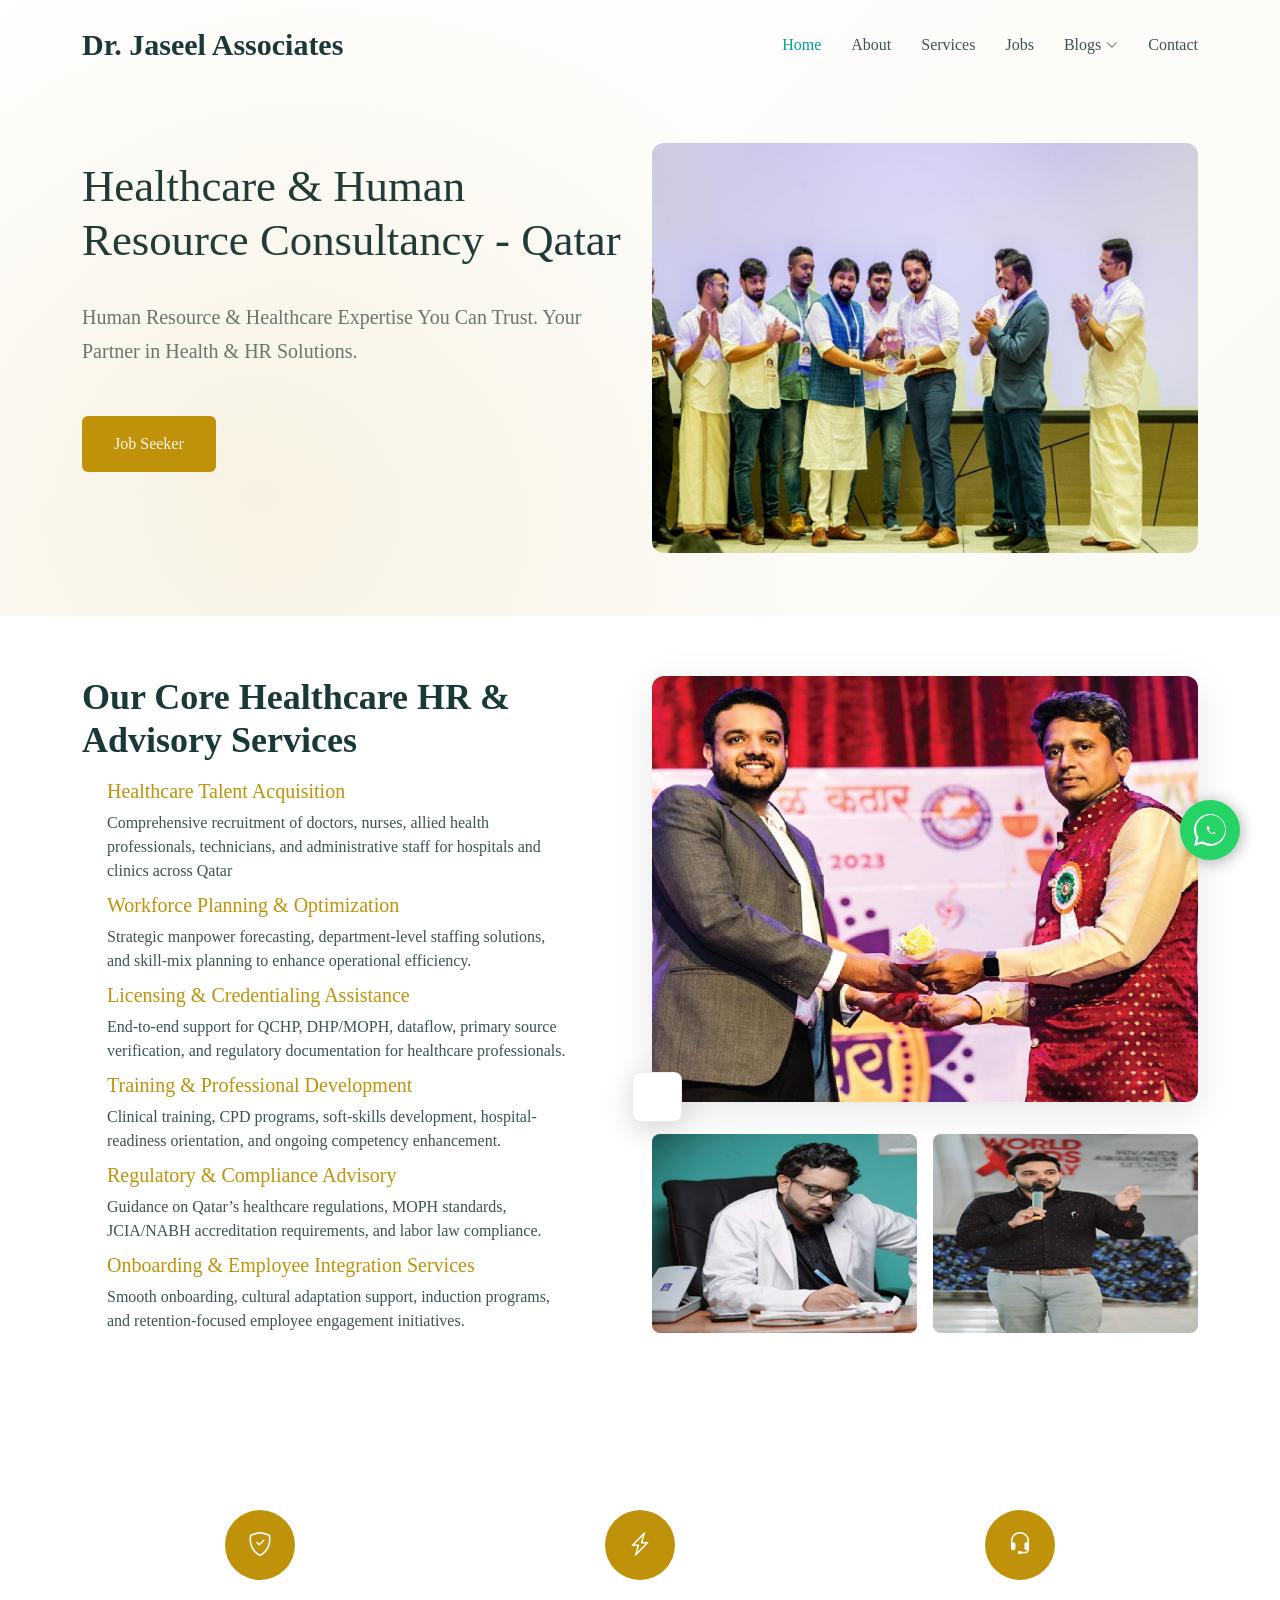
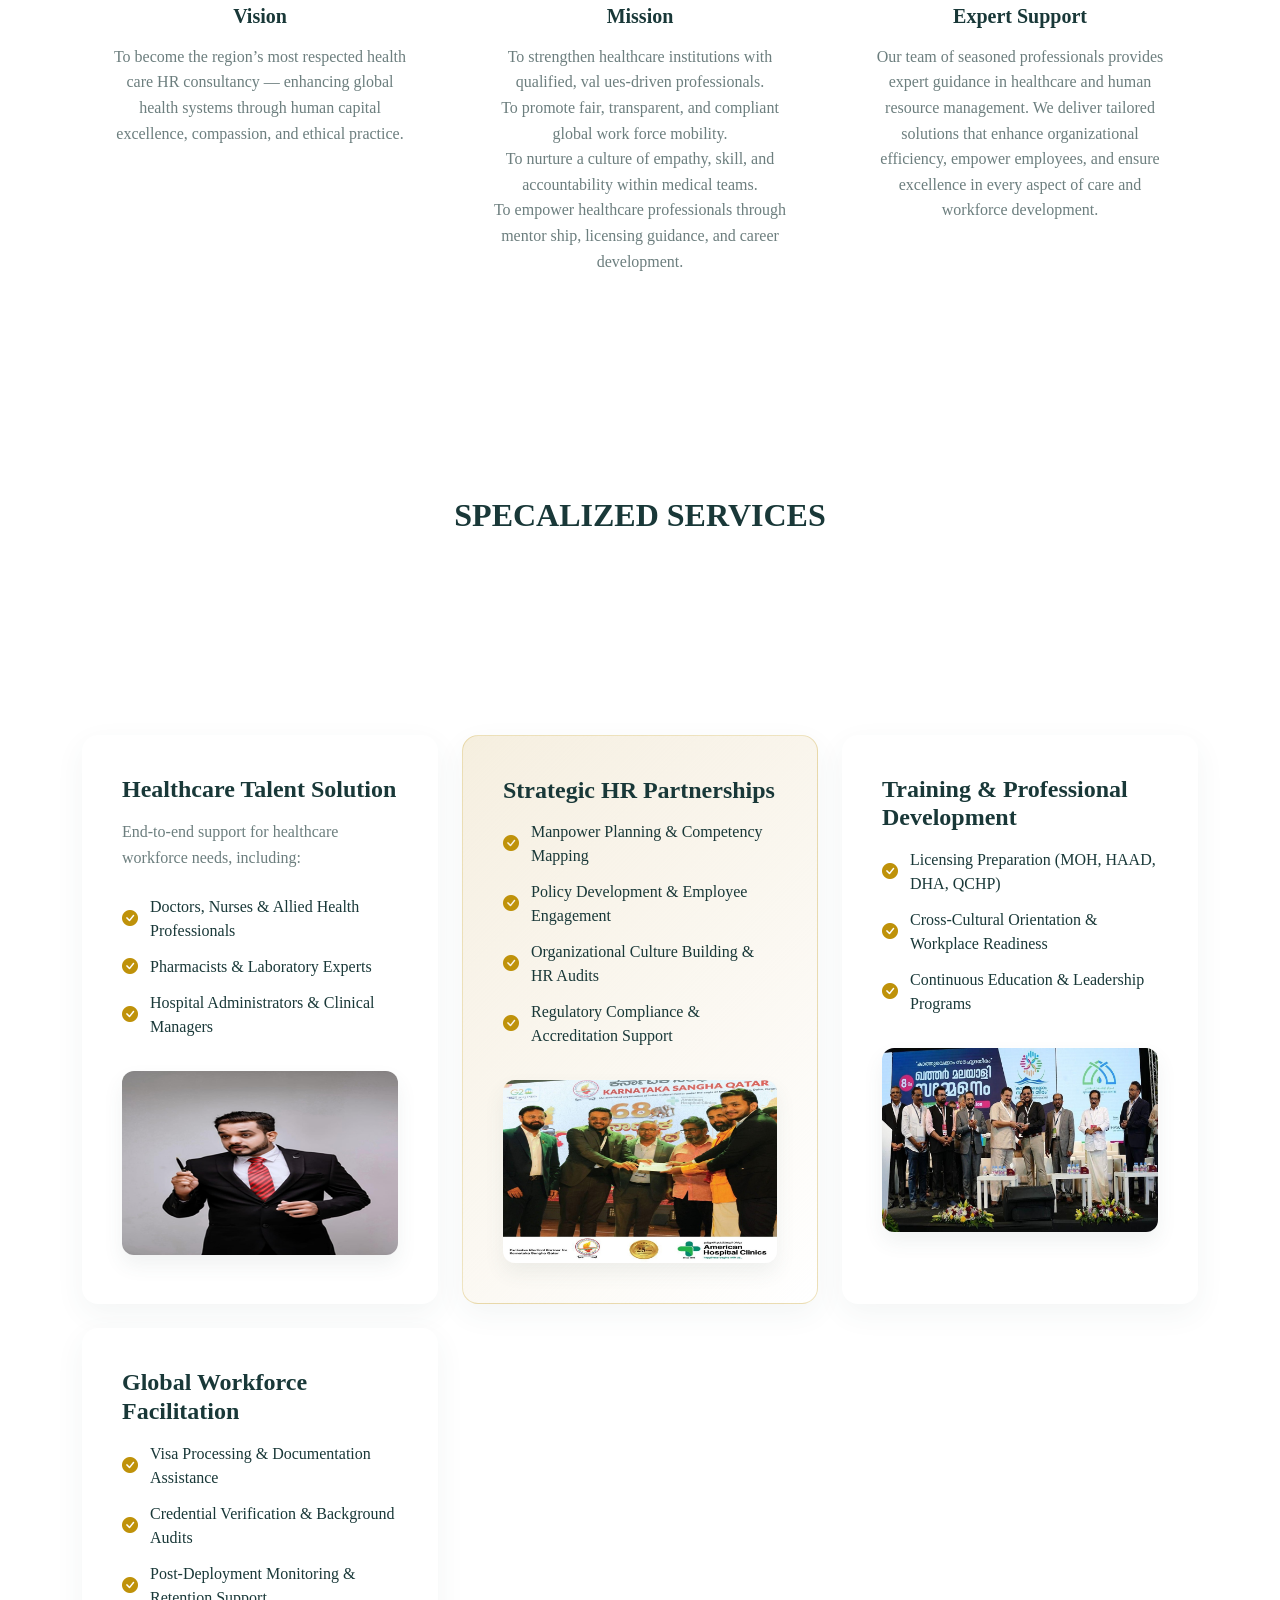
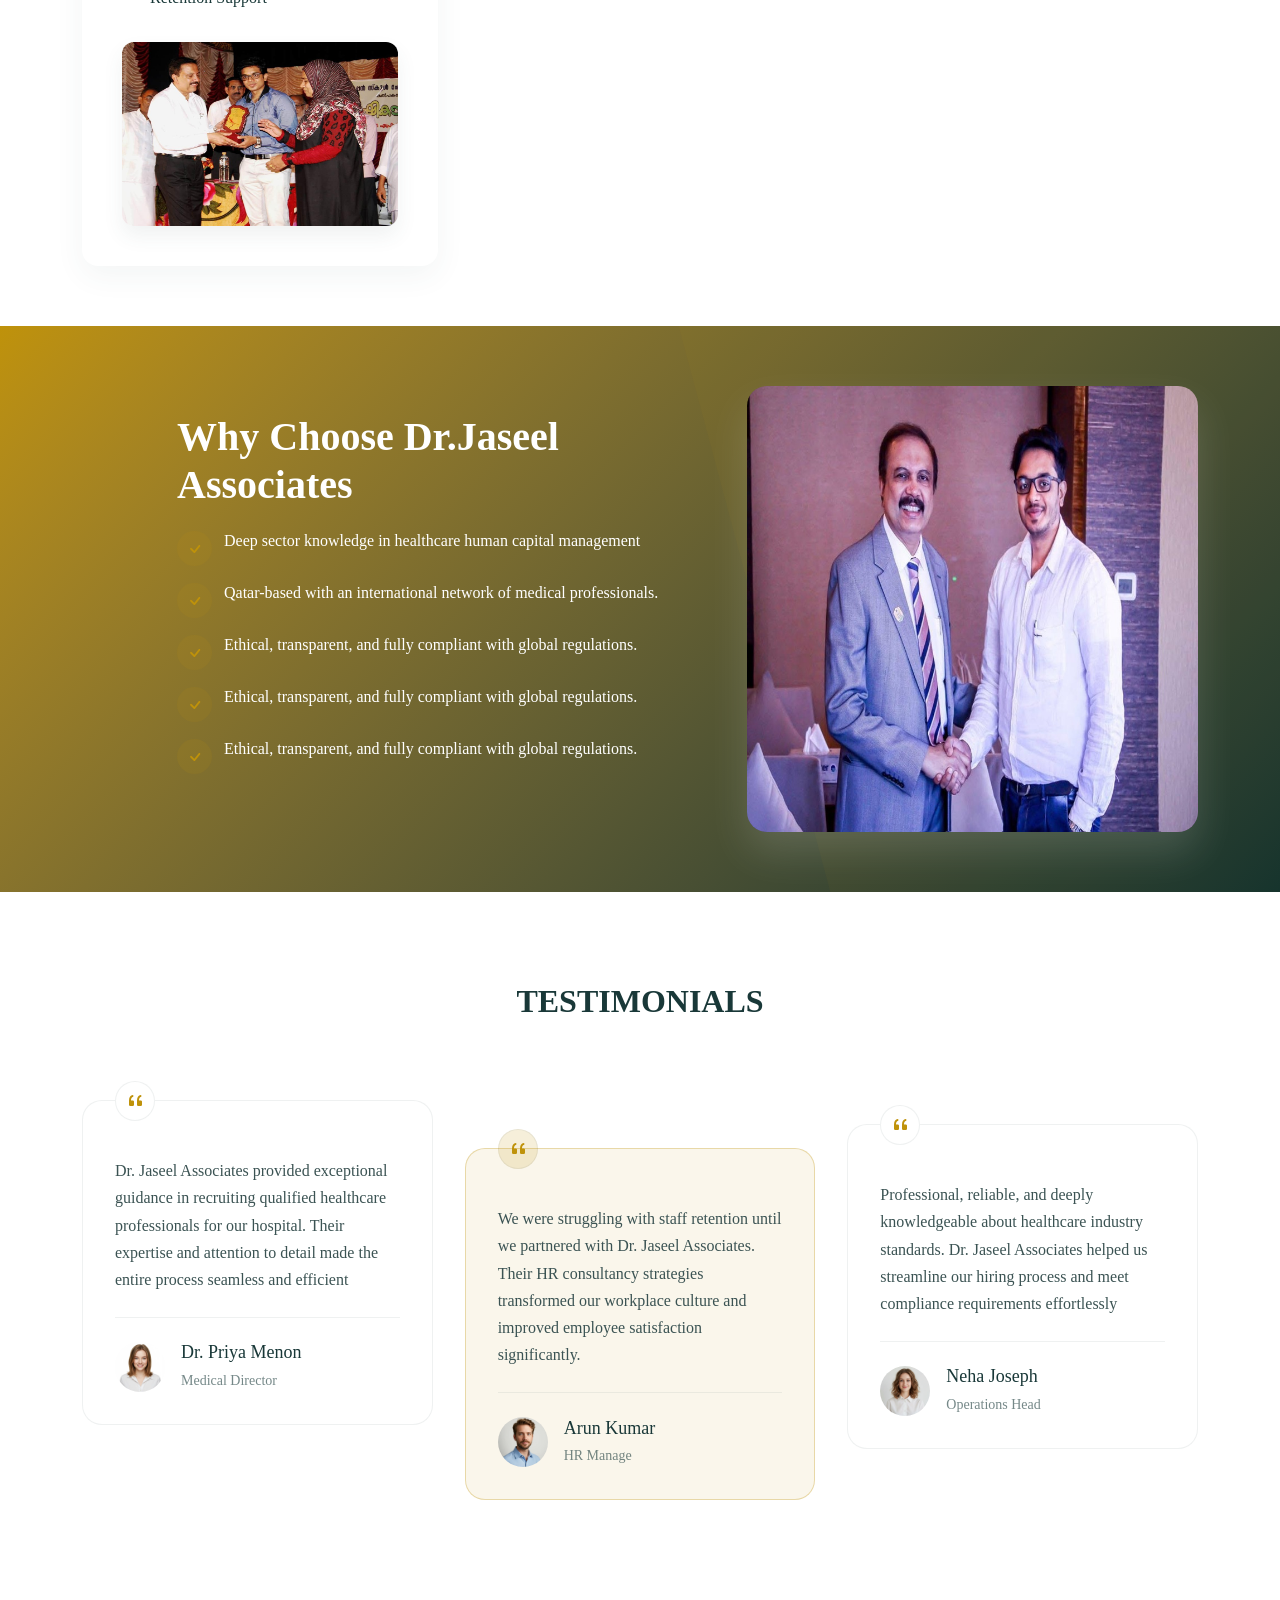
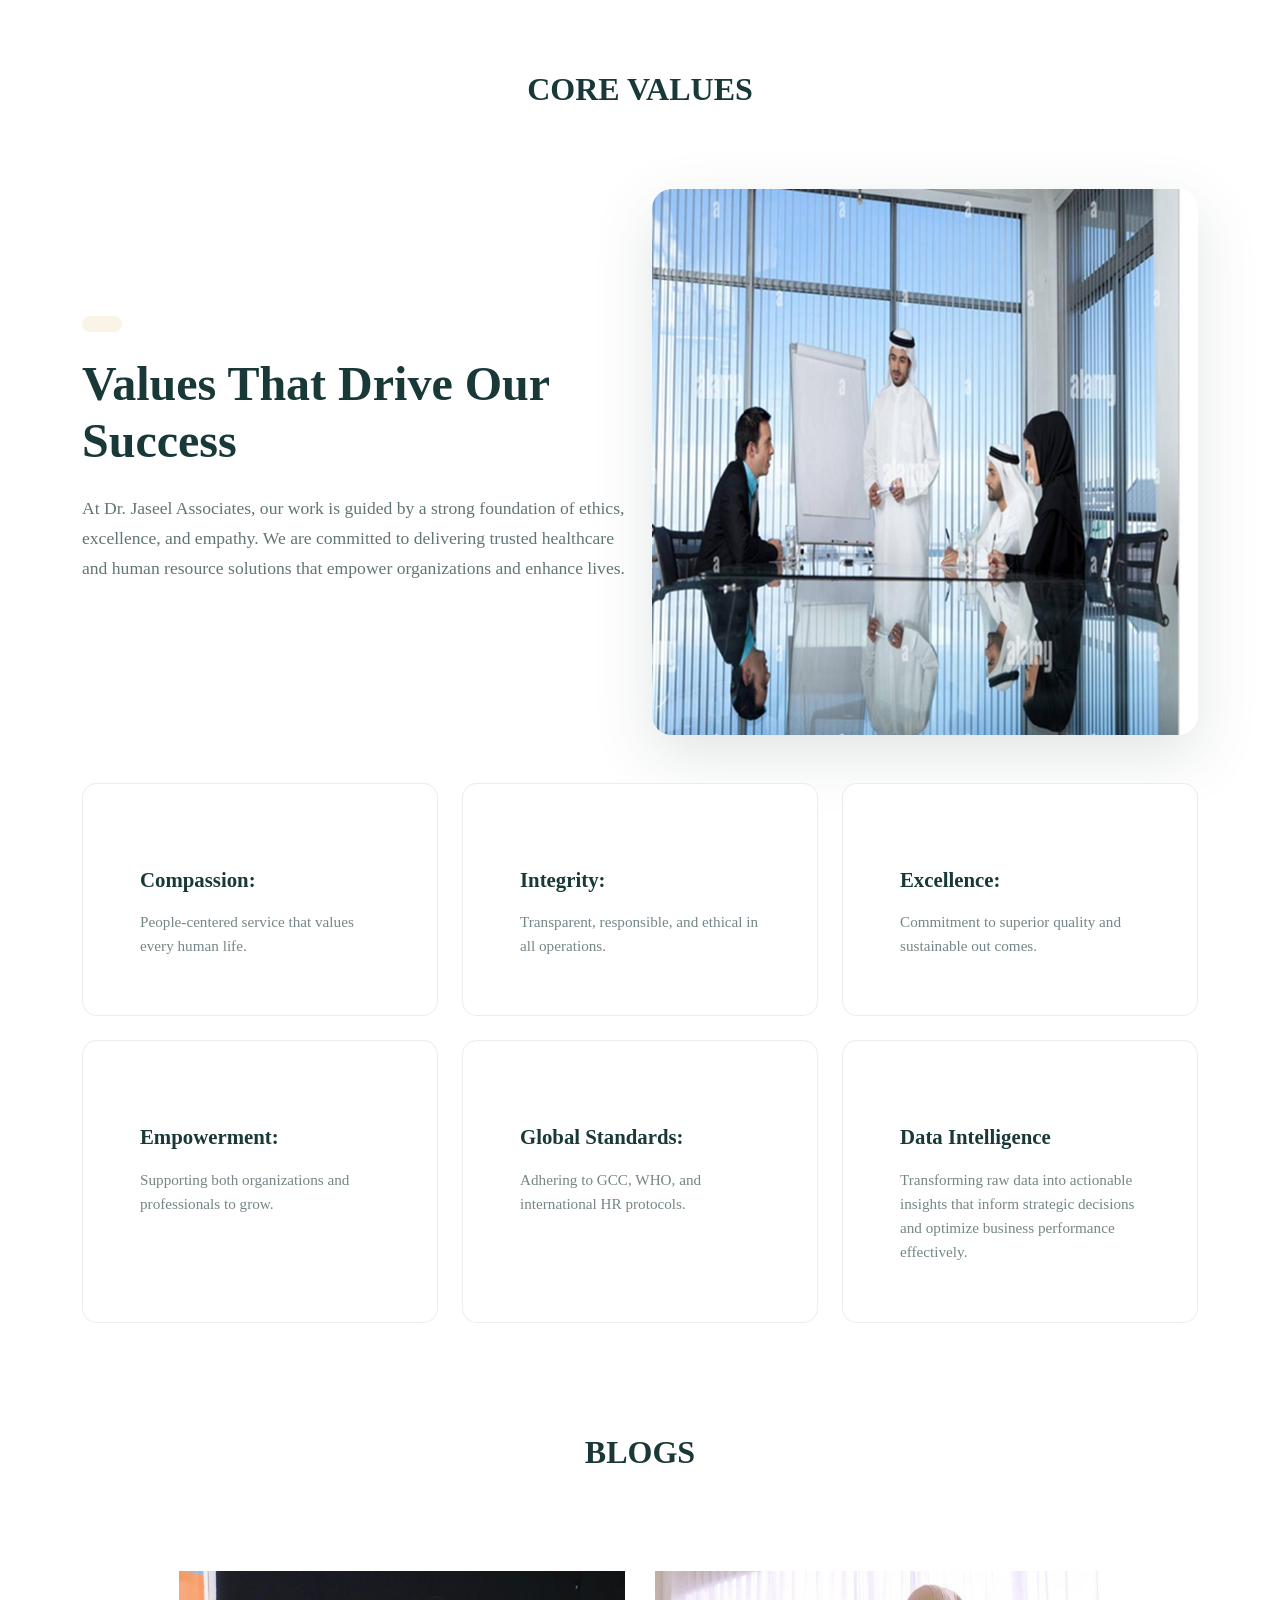
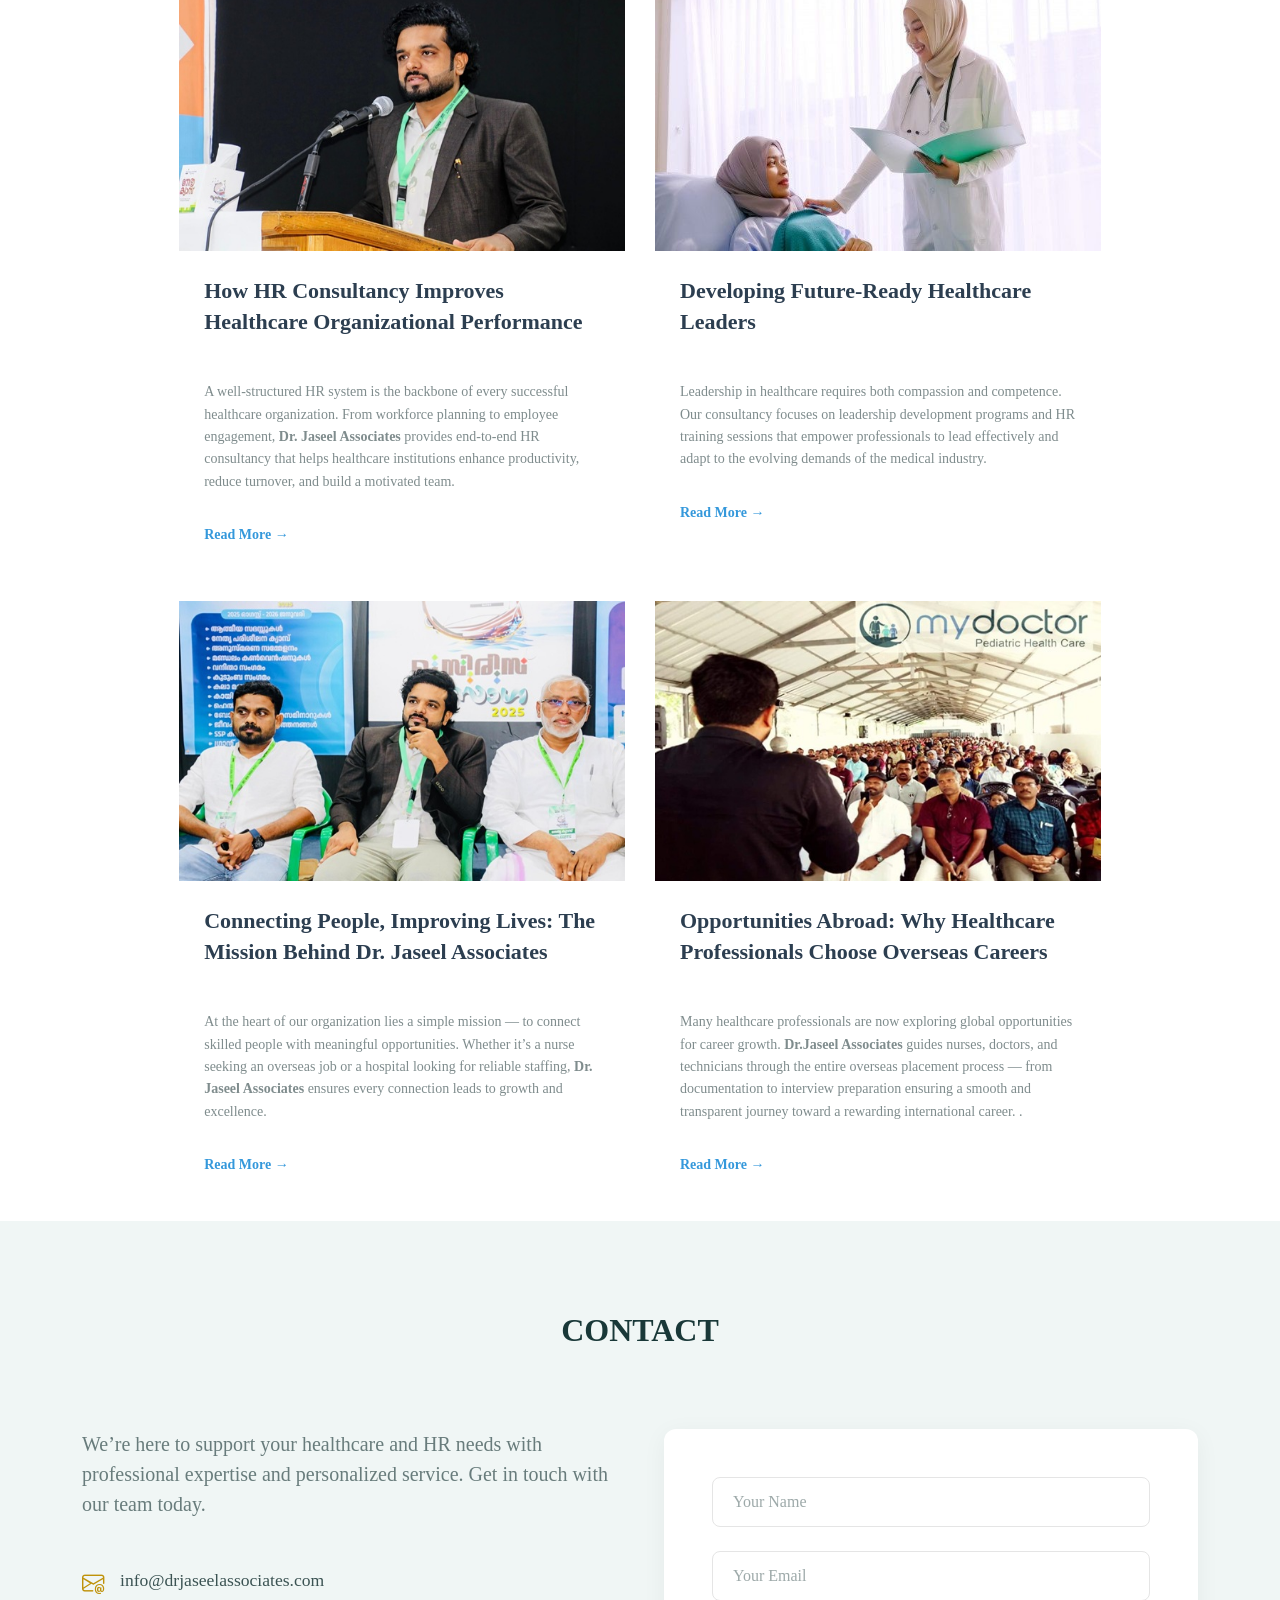
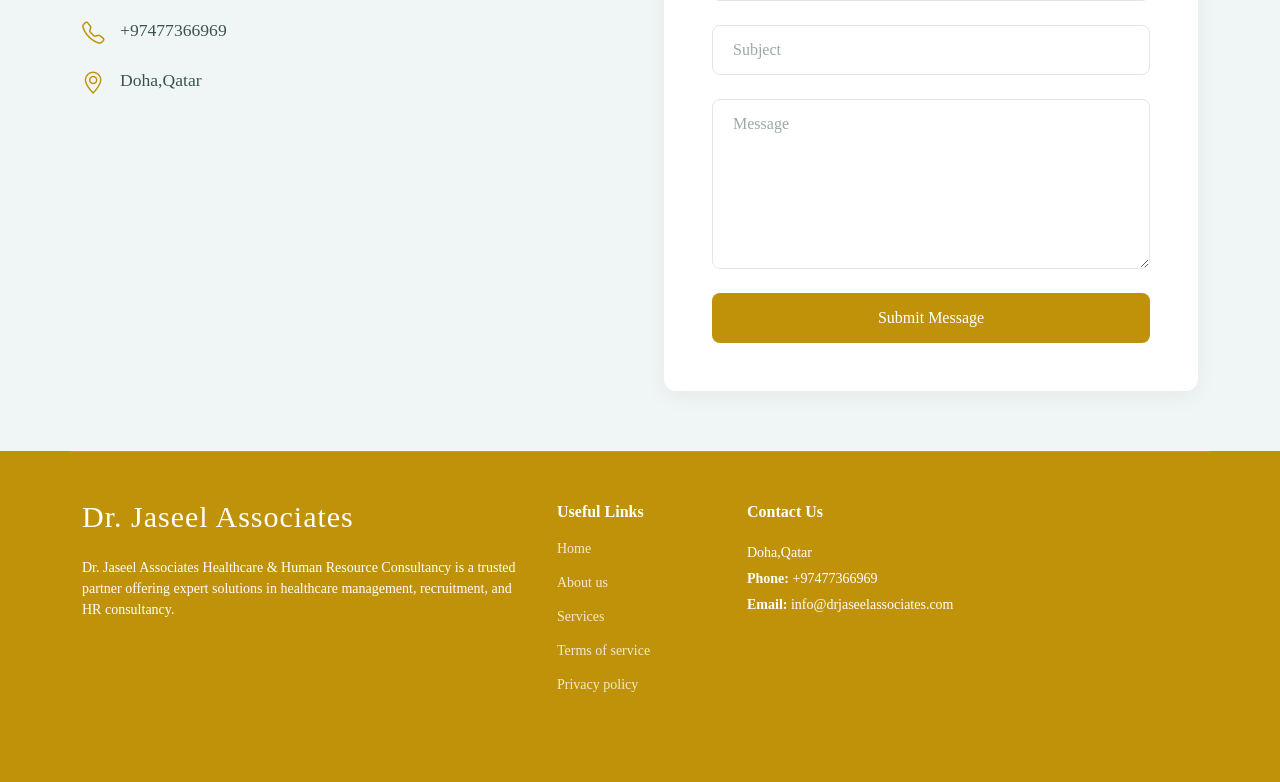
<file: index.html>
<!DOCTYPE html>
<html lang="en">

<head>
  <meta charset="utf-8">
  <meta content="width=device-width, initial-scale=1.0" name="viewport">
  <title> Dr. Jaseel Associates</title>
  <meta name="description" content="">
  <meta name="keywords" content="">

  <!-- Favicons -->
  <link href="assets/img/misc/dja.jpeg" rel="icon">
  <link href="assets/img/apple-touch-icon.png" rel="apple-touch-icon">

  <!-- Fonts -->
  <link href="https://fonts.googleapis.com" rel="preconnect">
  <link href="https://fonts.gstatic.com" rel="preconnect" crossorigin>
  <link href="https://fonts.googleapis.com/css2?family=Roboto:ital,wght@0,100;0,300;0,400;0,500;0,700;0,900;1,100;1,300;1,400;1,500;1,700;1,900&family=Ubuntu:ital,wght@0,300;0,400;0,500;0,700;1,300;1,400;1,500;1,700&family=Rubik:ital,wght@0,300;0,400;0,500;0,600;0,700;0,800;0,900;1,300;1,400;1,500;1,600;1,700;1,800;1,900&display=swap" rel="stylesheet">

  <!-- Vendor CSS Files -->
  <link href="assets/vendor/bootstrap/css/bootstrap.min.css" rel="stylesheet">
  <link href="assets/vendor/bootstrap-icons/bootstrap-icons.css" rel="stylesheet">
  <link href="assets/vendor/aos/aos.css" rel="stylesheet">
  <link href="assets/vendor/glightbox/css/glightbox.min.css" rel="stylesheet">
  <link href="assets/vendor/swiper/swiper-bundle.min.css" rel="stylesheet">

  <!-- Main CSS File -->
  <link href="assets/css/main.css" rel="stylesheet">

  <!-- =======================================================
  * Template Name: Landify
  * Template URL: https://bootstrapmade.com/landify-bootstrap-landing-page-template/
  * Updated: Aug 04 2025 with Bootstrap v5.3.7
  * Author: BootstrapMade.com
  * License: https://bootstrapmade.com/license/
  ======================================================== -->
</head>

<body class="index-page">

  <header id="header" class="header d-flex align-items-center fixed-top">
    <div class="container position-relative d-flex align-items-center justify-content-between">

      <a href="index.html" class="logo d-flex align-items-center me-auto me-xl-0">
        <!-- Uncomment the line below if you also wish to use an image logo -->
        <!-- <img src="assets/img/logo.webp" alt=""> -->
        <h1 class="sitename"> Dr. Jaseel 
Associates</h1>
      </a>

      <nav id="navmenu" class="navmenu">
        <ul>
          <li><a href="index.html" class="active">Home</a></li>
          <li><a href="about.html">About</a></li>
       
          <li><a href="services.html">Services</a></li>
           <li><a href="starter-page.html">Jobs</a></li>
          <li class="dropdown"><a href="blogs.html"><span>Blogs</span> <i class="bi bi-chevron-down toggle-dropdown"></i></a>
            <ul>
              <li><a href="corevalues.html">Core Values</a></li>
              <li><a href="testimonials.html">Testimonials</a></li>
             
            </ul>
          </li>
          <li><a href="contact.html">Contact</a></li>
        </ul>
        <i class="mobile-nav-toggle d-xl-none bi bi-list"></i>
      </nav>


  

    </div>
  </header>

  <main class="main">

    <!-- Hero Section -->
    <section id="hero" class="hero section">

      <div class="container" data-aos="fade-up" data-aos-delay="100">

        <div class="row align-items-center">

          <div class="col-lg-6 order-2 order-lg-1" data-aos="fade-right" data-aos-delay="200">
            <div class="hero-content">
              <h1 class="hero-title"> Healthcare & Human Resource Consultancy - Qatar</h1>
              <p class="hero-description"> Human Resource & Healthcare Expertise You Can Trust. Your Partner in Health & HR Solutions.</p>
              <div class="hero-actions">
             <a href="starter-page.html" class="btn-primary">Job Seeker</a>
               
              </div>
             
            </div>
          </div>
<div class="col-lg-6 order-1 order-lg-2" data-aos="fade-left" data-aos-delay="300">
            <div class="hero-visual">
              <div class="hero-image-wrapper">
                <img src="assets/img/illustration/ccc.jpeg" class="img-fluid hero-image" alt="Hero Image">
               
              </div>
            </div>
          </div>
         

        </div>

      </div>

    </section><!-- /Hero Section -->

    <!-- About Section -->
    <section id="about" class="about section">

      <div class="container" data-aos="fade-up" data-aos-delay="100">

        <div class="row gy-5">

          <div class="col-lg-6" data-aos="fade-right" data-aos-delay="200">
            <div class="content-wrapper">
              <div class="section-header">
            
               <h2 > Our Core Healthcare HR & Advisory Services</h2>
              </div>

               <div class="card-content">
                  <h5 class="service-title d11">
                    <a href="#"> Healthcare Talent Acquisition </a>
                  </h5>
                    
                  <span> Comprehensive recruitment of doctors, nurses, allied health professionals, technicians, and administrative staff for hospitals and clinics across Qatar</span>
                </div>
              
            <div class="card-content">
                  <h5 class="service-title d11">
                    <a href="#"> Workforce Planning & Optimization</a>
                  </h5>
                    
                  <span> Strategic manpower forecasting, department-level staffing solutions, and skill-mix planning to enhance operational efficiency.</span>
                </div>
              
                 <div class="card-content">
                  <h5 class="service-title d11">
                    <a href="#"> Licensing & Credentialing Assistance</a>
                  </h5>
                    
                  <span> End-to-end support for QCHP, DHP/MOPH, dataflow, primary source verification, and regulatory documentation for healthcare professionals.</span>
                </div>
              
                 <div class="card-content">
                  <h5 class="service-title d11">
                    <a href="#"> Training & Professional Development </a>
                  </h5>
                    
                  <span> Clinical training, CPD programs, soft-skills development, hospital-readiness orientation, and ongoing competency enhancement.</span>
                </div>
              
                 <div class="card-content">
                  <h5 class="service-title d11">
                    <a href="#"> Regulatory & Compliance Advisory</a>
                    
                  </h5>
                    
                  <span>Guidance on Qatar’s healthcare regulations, MOPH standards, JCIA/NABH accreditation requirements, and labor law compliance.</span>
                </div>
              
                 <div class="card-content">
                  <h5 class="service-title d11">
                    <a href="#"> Onboarding & Employee Integration Services </a>
                  </h5>
                    
                  <span> Smooth onboarding, cultural adaptation support, induction programs, and retention-focused employee engagement initiatives.</span>
                </div>
              
               
           


              
            </div>
          </div>

          <div class="col-lg-6" data-aos="fade-left" data-aos-delay="300">
            <div class="visual-section">
              <div class="main-image-container">
                <img src="assets/img/illustration/kkkiiii.jpeg" alt="Professional team collaboration" class="img-fluid main-visual">
                <div class="overlay-card">
                  
                </div>
              </div>

              <div class="secondary-images">
                <div class="row g-3">
                  <div class="col-6">
                    <img src="assets/img/illustration/dr55.jpeg" alt="Team meeting" class="img-fluid secondary-img">
                  </div>
                  <div class="col-6">
                    <img src="assets/img/illustration/dr11.jpeg" alt="Office workspace" class="img-fluid secondary-img">
                  </div>
                </div>
              </div>
            </div>
          </div>

        </div>

        <div class="row mt-5">
          <div class="col-12" data-aos="fade-up" data-aos-delay="400">
            <div class="features-section">
              <div class="row gy-4">
                <div class="col-md-4">
                  <div class="feature-box">
                    <div class="feature-icon">
                      <i class="bi bi-shield-check"></i>
                    </div>
                    <h5> Vision</h5>
                    <p> To become the region’s most respected health
care HR consultancy — enhancing global health 
systems through human capital excellence, 
compassion, and ethical practice.</p>
                  </div>
                </div>
                <div class="col-md-4">
                  <div class="feature-box">
                    <div class="feature-icon">
                      <i class="bi bi-lightning-charge"></i>
                    </div>
                    <h5> Mission</h5>
                    <p> To strengthen healthcare institutions with qualified, val
ues-driven professionals.</p>
      <p>To promote fair, transparent, and compliant global work
force mobility.</p>
  <p>To nurture a culture of empathy, skill, and accountability 
within medical teams.</p>
    <p>To empower healthcare professionals through mentor
ship, licensing guidance, and career development.</p>
                  </div>
                </div>
                <div class="col-md-4">
                  <div class="feature-box">
                    <div class="feature-icon">
                      <i class="bi bi-headset"></i>
                    </div>
                    <h5>Expert Support</h5>
                    <p> Our team of seasoned professionals provides expert guidance in healthcare and human resource management. We deliver tailored solutions that enhance organizational efficiency, empower employees, and ensure excellence in every aspect of care and workforce development.</p>
                  </div>
                </div>
        
            </div>
            </div>
          </div>
        </div>

      </div>

    </section><!-- /About Section -->

    <!-- Features Section -->
    <section id="features" class="features section">

      <!-- Section Title -->
      <div class="container section-title" data-aos="fade-up">
      
          <h2> Specalized Services</h2>
        
      </div><!-- End Section Title -->

     

    </section><!-- /Features Section -->

    <!-- Features Cards Section -->
  

    <!-- Features 2 Section -->
     <section id="features-2" class="features-2 section">

      <div class="container" data-aos="fade-up" data-aos-delay="100">

        <div class="row g-4">
          <div class="col-lg-4" data-aos="fade-up" data-aos-delay="150">
            <div class="feature-card">
             
              <h3> Healthcare Talent Solution</h3>
              <p> End-to-end support for healthcare workforce needs, including:</p>
              <ul class="feature-benefits">
                <li><i class="bi bi-check-circle-fill"></i>  Doctors, Nurses & Allied Health Professionals</li>
                <li><i class="bi bi-check-circle-fill"></i> Pharmacists & Laboratory Experts</li>
                <li><i class="bi bi-check-circle-fill"></i>  Hospital Administrators & Clinical Managers</li>
              </ul>
              <div class="feature-image">
                <img src="assets/img/features/nnnnnnn.jpeg" alt="Dashboard Interface" class="img-fluid" loading="lazy">
              </div>
            </div>
          </div>

          <div class="col-lg-4" data-aos="fade-up" data-aos-delay="200">
            <div class="feature-card highlighted">
             
              <h3> Strategic HR Partnerships</h3>
              <ul class="feature-benefits">
                <li><i class="bi bi-check-circle-fill"></i> Manpower Planning & Competency Mapping</li>
                <li><i class="bi bi-check-circle-fill"></i> Policy Development & Employee Engagement</li>
                <li><i class="bi bi-check-circle-fill"></i> Organizational Culture Building & HR Audits</li>
                   <li><i class="bi bi-check-circle-fill"></i>Regulatory Compliance & Accreditation Support</li>
                      
              </ul>
              <div class="feature-image">
                <img src="assets/img/features/ffff.jpeg" alt="Analytics Tools" class="img-fluid" loading="lazy">
              </div>
            </div>
          </div>

          <div class="col-lg-4" data-aos="fade-up" data-aos-delay="250">
            <div class="feature-card">
             
              <h3>Training & Professional Development</h3>
              
              <ul class="feature-benefits">
                <li><i class="bi bi-check-circle-fill"></i> Licensing Preparation (MOH, HAAD, DHA, QCHP)</li>
                <li><i class="bi bi-check-circle-fill"></i> Cross-Cultural Orientation & Workplace Readiness</li>
                <li><i class="bi bi-check-circle-fill"></i> Continuous Education & Leadership Programs </li>
              </ul>
              <div class="feature-image">
                <img src="assets/img/services/qwe.jpeg" alt="Security Features" class="img-fluid" loading="lazy">
              </div>
            </div>
          </div>


             <div class="col-lg-4" data-aos="fade-up" data-aos-delay="250">
            <div class="feature-card">
             
              <h3>Global Workforce Facilitation</h3>
              
              <ul class="feature-benefits">
                <li><i class="bi bi-check-circle-fill"></i> Visa Processing & Documentation Assistance</li>
                <li><i class="bi bi-check-circle-fill"></i>  Credential Verification & Background Audits</li>
                <li><i class="bi bi-check-circle-fill"></i>  Post-Deployment Monitoring & Retention Support </li>
              </ul>
              <div class="feature-image">
                <img src="assets/img/features/ddddd.jpeg" alt="Security Features" class="img-fluid" loading="lazy">
              </div>
            </div>
          </div>


         





        </div>








      </div>

    </section><!-- /Features 2 Section -->


     </section><!-- /Features 2 Section -->




    <!-- Call To Action Section -->
    <section id="call-to-action" class="call-to-action section dark-background">

      <div class="container" data-aos="fade-up" data-aos-delay="100">

        <div class="row align-items-lg-center">
          <div class="col-lg-5 order-lg-2" data-aos="fade-left" data-aos-delay="200">
            <div class="image-wrapper position-relative">
             
              <img src="assets/img/illustration/oooooi.jpeg" alt="Security Solutions" class="img-fluid main-image">
            </div>
          </div>

          <div class="col-lg-6 offset-lg-1 order-lg-1" data-aos="fade-right" data-aos-delay="100">
            <div class="content-area">
              <h2> Why Choose Dr.Jaseel Associates</h2>
             

              <ul class="feature-list">
                <li>
                  <i class="bi bi-check"></i>
                  <span> Deep sector knowledge in healthcare human 
capital management</span>
                </li>
                <li>
                  <i class="bi bi-check"></i>
                  <span>  Qatar-based with an international network 
of medical professionals.</span>
                </li>
                <li>
                  <i class="bi bi-check"></i>
                  <span> Ethical, transparent, and fully compliant with 
global regulations.</span>
              </li>
              <li>
<i class="bi bi-check"></i>
                  <span> Ethical, transparent, and fully compliant with 
global regulations.</span>
              </li>
              <li>
              <i class="bi bi-check"></i>
                  <span> Ethical, transparent, and fully compliant with 
global regulations.</span>
              </li>

              </ul>

             
            </div>
          </div>

        </div>

      </div>

    </section><!-- /Call To Action Section -->
    <!-- Clients Section -->
    

    <!-- Testimonials Section -->
    
 <section id="testimonials" class="testimonials section">

      <!-- Section Title -->
      <div class="container section-title" data-aos="fade-up">
    
        <h2>Testimonials</h2>
  
      </div><!-- End Section Title -->

      <div class="container">

        <div class="testimonial-masonry">

          <div class="testimonial-item" data-aos="fade-up">
            <div class="testimonial-content">
              <div class="quote-pattern">
                <i class="bi bi-quote"></i>
              </div>
              <p>Dr. Jaseel Associates provided exceptional guidance in recruiting qualified healthcare professionals for our hospital. Their expertise and attention to detail made the entire process seamless and efficient</p>
              <div class="client-info">
                <div class="client-image">
                  <img src="assets/img/person/person-f-7.webp" alt="Client">
                </div>
                <div class="client-details">
                  <h3> Dr. Priya Menon</h3>
                  <span class="position"> Medical Director</span>
                </div>
              </div>
            </div>
          </div>

          <div class="testimonial-item highlight" data-aos="fade-up" data-aos-delay="100">
            <div class="testimonial-content">
              <div class="quote-pattern">
                <i class="bi bi-quote"></i>
              </div>
              <p> We were struggling with staff retention until we partnered with Dr. Jaseel Associates. Their HR consultancy strategies transformed our workplace culture and improved employee satisfaction significantly.</p>
              <div class="client-info">
                <div class="client-image">
                  <img src="assets/img/person/person-m-7.webp" alt="Client">
                </div>
                <div class="client-details">
                  <h3>Arun Kumar</h3>
                  <span class="position"> HR Manage</span>
                </div>
              </div>
            </div>
          </div>

          <div class="testimonial-item" data-aos="fade-up" data-aos-delay="200">
            <div class="testimonial-content">
              <div class="quote-pattern">
                <i class="bi bi-quote"></i>
              </div>
              <p> Professional, reliable, and deeply knowledgeable about healthcare industry standards. Dr. Jaseel Associates helped us streamline our hiring process and meet compliance requirements effortlessly</p>
              <div class="client-info">
                <div class="client-image">
                  <img src="assets/img/person/person-f-8.webp" alt="Client">
                </div>
                <div class="client-details">
                  <h3> Neha Joseph</h3>
                  <span class="position"> Operations Head </span>
                </div>
              </div>
            </div>
          </div>

         

         
        

        </div>

      </div>

    </section><!-- /Testimonials Section -->
    <!-- Stats Section -->
    
    <!-- Services Section -->
   <section id="services" class="services section">

      <!-- Section Title -->
      <div class="container section-title" data-aos="fade-up">
     
        <h2>Core Values</h2>
       
      </div><!-- End Section Title -->

      <div class="container" data-aos="fade-up" data-aos-delay="100">

        <div class="row align-items-center">
          <div class="col-lg-6">
            <div class="intro-content" data-aos="fade-right" data-aos-delay="100">
              <div class="section-badge mb-3" data-aos="zoom-in" data-aos-delay="50">
             
           
              </div>
              <h2 class="section-heading mb-4"> Values That Drive Our Success</h2>
              <p class="section-description mb-4">At Dr. Jaseel Associates, our work is guided by a strong foundation of ethics, excellence, and empathy. We are committed to delivering trusted healthcare and human resource solutions that empower organizations and enhance lives.</p>
              
            </div>
          </div>
          <div class="col-lg-6">
            <div class="hero-visual" data-aos="fade-left" data-aos-delay="150">
              <img src="assets/img/services/jas2.jpeg" alt="Services" class="img-fluid">
            </div>
          </div>
        </div>

        <div class="services-grid mt-5">
          <div class="row g-4">
            <div class="col-lg-4 col-md-6" data-aos="fade-up" data-aos-delay="100">
              <div class="service-card">
                <div class="card-number">
              
                </div>
                <div class="card-content">
                  <h5 class="service-title">
                    <a href="#"> Compassion: </a>
                  </h5>
                  <p class="service-description"> People-centered service that values every human life.</p>
                </div>
              </div>
            </div><!-- End Service Card -->

            <div class="col-lg-4 col-md-6" data-aos="fade-up" data-aos-delay="200">
              <div class="service-card">
                <div class="card-number">
                
                </div>
                <div class="card-content">
                  <h5 class="service-title">
                    <a href="#">  Integrity: </a>
                  </h5>
                  <p class="service-description"> Transparent, responsible, and ethical in all operations.</p>
                </div>
              </div>
            </div><!-- End Service Card -->

            <div class="col-lg-4 col-md-6" data-aos="fade-up" data-aos-delay="300">
              <div class="service-card">
                <div class="card-number">
                  
                </div>
                <div class="card-content">
                  <h5 class="service-title">
                    <a href="#"> Excellence: </a>
                  </h5>
                  <p class="service-description"> Commitment to superior quality and sustainable out
comes.</p>
                </div>
              </div>
            </div><!-- End Service Card -->

            <div class="col-lg-4 col-md-6" data-aos="fade-up" data-aos-delay="100">
              <div class="service-card">
                <div class="card-number">
            
                </div>
                <div class="card-content">
                  <h5 class="service-title">
                    <a href="#">  Empowerment: </a>
                  </h5>
                  <p class="service-description"> Supporting both organizations and professionals to grow.</p>
                </div>
              </div>
            </div><!-- End Service Card -->

            <div class="col-lg-4 col-md-6" data-aos="fade-up" data-aos-delay="200">
              <div class="service-card">
                <div class="card-number">
                
                </div>
                <div class="card-content">
                  <h5 class="service-title">
                    <a href="#"> Global Standards:</a>
                  </h5>
                  <p class="service-description"> Adhering to GCC, WHO, and international HR protocols.</p>
                </div>
              </div>
            </div><!-- End Service Card -->

            <div class="col-lg-4 col-md-6" data-aos="fade-up" data-aos-delay="300">
              <div class="service-card">
                <div class="card-number">
                  
                </div>
                <div class="card-content">
                  <h5 class="service-title">
                    <a href="#">Data Intelligence</a>
                  </h5>
                  <p class="service-description">Transforming raw data into actionable insights that inform strategic decisions and optimize business performance effectively.</p>
                </div>
              </div>
            </div><!-- End Service Card -->

          </div>
        </div>

      </div>

    </section><!-- /Services Section -->

    <!-- Pricing Section -->
   <div class="container section-title" data-aos="fade-up">
     
        <h2>BLOGS</h2>
       
      </div><!-- End Section Title -->
 
<div class="container10">
        <div class="cards-grid">
            <!-- Card 1 -->
            <div class="card2 ">
              
                  <img src="assets/img/services/ddd.jpeg" class="card-image">
                
                
                <div class="card-content">
                    <h2 class="card-title">How HR Consultancy Improves Healthcare Organizational Performance</h2>
                    <p class="card-description">A well-structured HR system is the backbone of every successful healthcare organization. From workforce planning to employee engagement, <strong> Dr. Jaseel Associates</strong> provides end-to-end HR consultancy that helps healthcare institutions enhance productivity, reduce turnover, and build a motivated team.</p>
                    <a href="#" class="read-more">Read More →</a>
                </div>
            </div>

            <!-- Card 2 -->
            <div class="card2">
               
                 <img src="assets/img/features/qqqq.jpg" class="card-image">

                <div class="card-content">
                    <h2 class="card-title"> Developing Future-Ready Healthcare Leaders</h2>
                    <p class="card-description">Leadership in healthcare requires both compassion and competence. Our consultancy focuses on leadership development programs and HR training sessions that empower professionals to lead effectively and adapt to the evolving demands of the medical industry.</p>
                    <a href="#" class="read-more">Read More →</a>
                </div>
            </div>

            <!-- Card 3 -->
            <div class="card2">
             
  <img src="assets/img/services/aaaaaa.jpeg" class="card-image">
                
                <div class="card-content">
                    <h2 class="card-title"> Connecting People, Improving Lives: The Mission Behind Dr. Jaseel Associates</h2>
                    <p class="card-description"> At the heart of our organization lies a simple mission — to connect skilled people with meaningful opportunities. Whether it’s a nurse seeking an overseas job or a hospital looking for reliable staffing, <strong> Dr. Jaseel Associates </strong> ensures every connection leads to growth and excellence. </p>
                    <a href="#" class="read-more">Read More →</a>
                </div>
            </div>

           <div class="card2">
                
                <img src="assets/img/services/my.jpeg" class="card-image">
                
                <div class="card-content">
                    <h2 class="card-title"> Opportunities Abroad: Why Healthcare Professionals Choose Overseas Careers</h2>
                    <p class="card-description">Many healthcare professionals are now exploring global opportunities for career growth. <strong> Dr.Jaseel Associates </strong>guides nurses, doctors, and technicians through the entire overseas placement process — from documentation to interview preparation ensuring a smooth and transparent journey toward a rewarding international career. .</p>
                    <a href="#" class="read-more">Read More →</a>
                </div>
            </div> 

        </div>
    </div>

    <!-- Faq Section -->
      

    <!-- Contact Section -->
    <section id="contact" class="contact section light-background">

      <!-- Section Title -->
      <div class="container section-title" data-aos="fade-up">
        
        <h2>Contact</h2>
      
      </div><!-- End Section Title -->

      <div class="container" data-aos="fade-up" data-aos-delay="100">

        <div class="row g-5">
          <div class="col-lg-6">
            <div class="content" data-aos="fade-up" data-aos-delay="200">
              
            
              <p class="lead mb-4"> We’re here to support your healthcare and HR needs with professional expertise and personalized service. Get in touch with our team today.</p>

              <div class="contact-info mt-5">
                <div class="info-item d-flex mb-3" data-aos="fade-up" data-aos-delay="300">
                  <i class="bi bi-envelope-at me-3"></i>
                  <span>info@drjaseelassociates.com</span>
                </div>

                <div class="info-item d-flex mb-3" data-aos="fade-up" data-aos-delay="400">
                  <i class="bi bi-telephone me-3"></i>
                  <span> +97477366969</span>
                </div>

                <div class="info-item d-flex mb-4" data-aos="fade-up" data-aos-delay="500">
                  <i class="bi bi-geo-alt me-3"></i>
                  <span>  Doha,Qatar</span>
                </div>
                 </div>


                
            </div>
          </div>

          <div class="col-lg-6">
            <div class="contact-form card" data-aos="fade-up" data-aos-delay="300">
              <div class="card-body p-4 p-lg-5">

                <form action="forms/contact.php" method="post" class="php-email-form" data-aos="fade-up" data-aos-delay="600">
                  <div class="row gy-4">

                    <div class="col-12">
                      <input type="text" name="name" class="form-control" placeholder="Your Name" required="">
                    </div>

                    <div class="col-12 ">
                      <input type="email" class="form-control" name="email" placeholder="Your Email" required="">
                    </div>

                    <div class="col-12">
                      <input type="text" class="form-control" name="subject" placeholder="Subject" required="">
                    </div>

                    <div class="col-12">
                      <textarea class="form-control" name="message" rows="6" placeholder="Message" required=""></textarea>
                    </div>

                    <div class="col-12 text-center">
                      <div class="loading">Loading</div>
                      <div class="error-message"></div>
                      <div class="sent-message">Your message has been sent. Thank you!</div>

                      <button type="submit" class="btn btn-submit w-100">Submit Message</button>
                    </div>

                  </div>
                </form>

              </div>
            </div>
          </div>

        </div>

      </div>

    </section><!-- /Contact Section -->

  </main>

  <footer id="footer" class="footer position-relative dark-background">

    <div class="container footer-top">
      <div class="row gy-4">
        <div class="col-lg-5 col-md-12 footer-about">
          <a href="index.html" class="logo d-flex align-items-center">
            <span class="sitename"> Dr. Jaseel Associates</span>
          </a>
          <p>Dr. Jaseel Associates Healthcare & Human Resource Consultancy is a trusted partner offering expert solutions in healthcare management, recruitment, and HR consultancy.</p>
          <!-- <div class="social-links d-flex mt-4">
            <a href=""><i class="bi bi-twitter-x"></i></a>
            <a href=""><i class="bi bi-facebook"></i></a>
            <a href=""><i class="bi bi-instagram"></i></a>
            <a href=""><i class="bi bi-linkedin"></i></a>
          </div> -->
        </div>

        <div class="col-lg-2 col-6 footer-links">
          <h4>Useful Links</h4>
          <ul>
            <li><a href="#">Home</a></li>
            <li><a href="#">About us</a></li>
            <li><a href="#">Services</a></li>
            <li><a href="#">Terms of service</a></li>
            <li><a href="#">Privacy policy</a></li>
          </ul>
        </div>

       

        <div class="col-lg-3 col-md-12 footer-contact text-center text-md-start">
          <h4>Contact Us</h4>
          <p>Doha,Qatar</p>
         
          <p ><strong>Phone:</strong> <span> +97477366969 </span></p>
          <p><strong>Email:</strong> <span>info@drjaseelassociates.com </span></p>
        </div>

      </div>
    </div>

    

  </footer>

  <!-- Scroll Top -->
      <a href="#" id="scroll-top" class="scroll-top d-flex align-items-center justify-content-center"><i class="bi bi-arrow-up-short"></i></a>

  <!-- Vendor JS Files -->
  <script src="assets/vendor/bootstrap/js/bootstrap.bundle.min.js"></script>
  <script src="assets/vendor/php-email-form/validate.js"></script>
  <script src="assets/vendor/aos/aos.js"></script>
  <script src="assets/vendor/glightbox/js/glightbox.min.js"></script>
  <script src="assets/vendor/swiper/swiper-bundle.min.js"></script>
  <script src="assets/vendor/purecounter/purecounter_vanilla.js"></script>

  <!-- Main JS File -->
  <script src="assets/js/main.js"></script>
      <a href="https://wa.me/+97477366969?text=Hello!%20I%20would%20like%20to%20know%20more%20about%20your%20services"  
       
       class= "whatsapp-float pulse"
       target="_blank"
       id="whatsappBtn">
        <svg class="whatsapp-icon" viewBox="0 0 32 32" xmlns="http://www.w3.org/2000/svg">
            <path d="M16 0c-8.837 0-16 7.163-16 16 0 2.825 0.737 5.607 2.137 8.048l-2.137 7.952 7.933-2.127c2.42 1.396 5.194 2.127 8.067 2.127 8.837 0 16-7.163 16-16s-7.163-16-16-16zM16 29.467c-2.482 0-4.908-0.646-7.07-1.87l-0.507-0.292-5.247 1.408 1.408-5.234-0.321-0.532c-1.371-2.266-2.096-4.868-2.096-7.514 0-7.977 6.489-14.467 14.467-14.467s14.467 6.489 14.467 14.467c0 7.977-6.489 14.467-14.467 14.467zM21.641 18.857c-0.215-0.107-1.272-0.627-1.469-0.699-0.197-0.071-0.341-0.107-0.483 0.107s-0.556 0.699-0.681 0.843c-0.125 0.143-0.251 0.161-0.467 0.054-1.619-0.809-2.683-1.445-3.755-3.273-0.285-0.484 0.285-0.449 0.813-1.496 0.089-0.179 0.045-0.331-0.025-0.465-0.071-0.134-0.483-1.169-0.663-1.598-0.174-0.418-0.353-0.361-0.483-0.367-0.125-0.006-0.268-0.006-0.411-0.006s-0.376 0.054-0.574 0.268c-0.197 0.215-0.753 0.735-0.753 1.794s0.771 2.08 0.878 2.223c0.107 0.143 1.504 2.298 3.647 3.224 1.356 0.586 1.887 0.627 2.565 0.528 0.411-0.060 1.272-0.519 1.451-1.021 0.179-0.502 0.179-0.933 0.125-1.021-0.053-0.089-0.196-0.143-0.411-0.25z"/>
        </svg>
    </a>
   

</body>

</html>
</file>
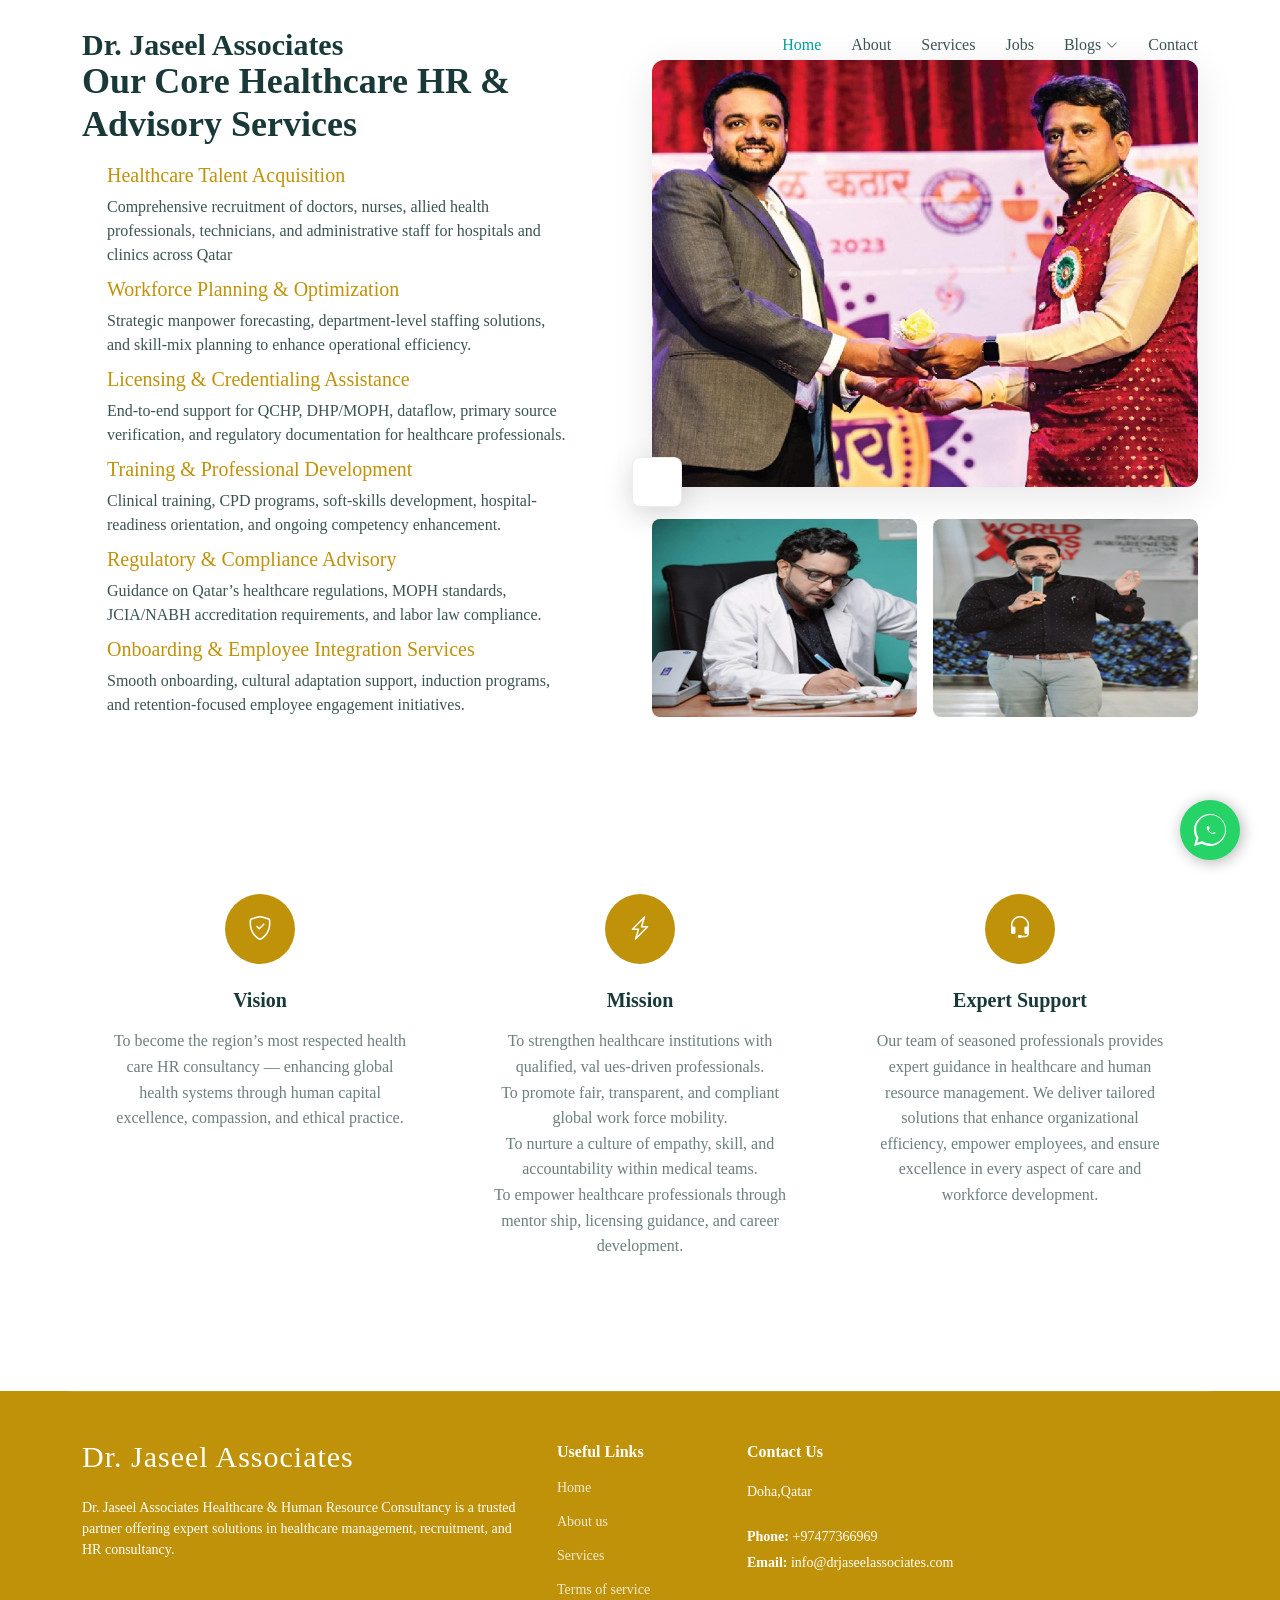
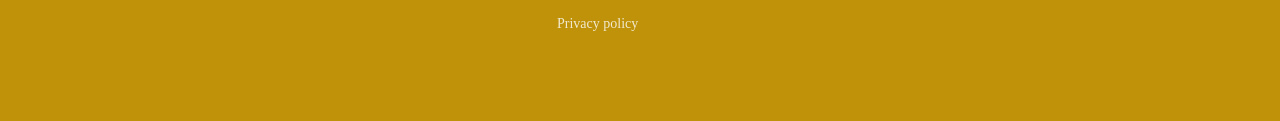
<file: about.html>
<!DOCTYPE html>
<html lang="en">

<head>
  <meta charset="utf-8">
  <meta content="width=device-width, initial-scale=1.0" name="viewport">
  <title>Dr. Jaseel Associates
  </title>
  <meta name="description" content="">
  <meta name="keywords" content="">

  <!-- Favicons -->
  <link href="assets/img/misc/dja.jpeg" rel="icon">
  <link href="assets/img/apple-touch-icon.png" rel="apple-touch-icon">

  <!-- Fonts -->
  <link href="https://fonts.googleapis.com" rel="preconnect">
  <link href="https://fonts.gstatic.com" rel="preconnect" crossorigin>
  <link href="https://fonts.googleapis.com/css2?family=Roboto:ital,wght@0,100;0,300;0,400;0,500;0,700;0,900;1,100;1,300;1,400;1,500;1,700;1,900&family=Ubuntu:ital,wght@0,300;0,400;0,500;0,700;1,300;1,400;1,500;1,700&family=Rubik:ital,wght@0,300;0,400;0,500;0,600;0,700;0,800;0,900;1,300;1,400;1,500;1,600;1,700;1,800;1,900&display=swap" rel="stylesheet">

  <!-- Vendor CSS Files -->
  <link href="assets/vendor/bootstrap/css/bootstrap.min.css" rel="stylesheet">
  <link href="assets/vendor/bootstrap-icons/bootstrap-icons.css" rel="stylesheet">
  <link href="assets/vendor/aos/aos.css" rel="stylesheet">
  <link href="assets/vendor/glightbox/css/glightbox.min.css" rel="stylesheet">
  <link href="assets/vendor/swiper/swiper-bundle.min.css" rel="stylesheet">

  <!-- Main CSS File -->
  <link href="assets/css/main.css" rel="stylesheet">

  <!-- =======================================================
  * Template Name: Landify
  * Template URL: https://bootstrapmade.com/landify-bootstrap-landing-page-template/
  * Updated: Aug 04 2025 with Bootstrap v5.3.7
  * Author: BootstrapMade.com
  * License: https://bootstrapmade.com/license/
  ======================================================== -->
</head>

<body class="index-page">

  <header id="header" class="header d-flex align-items-center fixed-top">
    <div class="container position-relative d-flex align-items-center justify-content-between">

      <a href="index.html" class="logo d-flex align-items-center me-auto me-xl-0">
        <!-- Uncomment the line below if you also wish to use an image logo -->
        <!-- <img src="assets/img/logo.webp" alt=""> -->
        <h1 class="sitename"> Dr. Jaseel 
Associates</h1>
      </a>

      <nav id="navmenu" class="navmenu">
        <ul>
          <li><a href="index.html" class="active">Home</a></li>
          <li><a href="about.html">About</a></li>
          
          <li><a href="services.html">Services</a></li>
        
          <li><a href="starter-page.html">Jobs</a></li>
          <li class="dropdown"><a href="blogs.html"><span>Blogs</span> <i class="bi bi-chevron-down toggle-dropdown"></i></a>
            <ul>
              <li><a href="corevalues.html">Core Values</a></li>
              <li><a href="testimonials.html">Testimonials</a></li>
             
            </ul>
          </li>
          <li><a href="contact.html">Contact</a></li>
        </ul>
        <i class="mobile-nav-toggle d-xl-none bi bi-list"></i>
      </nav>

     

    </div>
  </header>
 <section id="about" class="about section">

      <div class="container" data-aos="fade-up" data-aos-delay="100">

        <div class="row gy-5">

          <div class="col-lg-6" data-aos="fade-right" data-aos-delay="200">
            <div class="content-wrapper">
              <div class="section-header">
            
               <h2 > Our Core Healthcare HR & Advisory Services</h2>
              </div>

               <div class="card-content">
                  <h5 class="service-title d11">
                    <a href="#"> Healthcare Talent Acquisition </a>
                  </h5>
                    
                  <span> Comprehensive recruitment of doctors, nurses, allied health professionals, technicians, and administrative staff for hospitals and clinics across Qatar</span>
                </div>
              
            <div class="card-content">
                  <h5 class="service-title d11">
                    <a href="#"> Workforce Planning & Optimization</a>
                  </h5>
                
                  <span> Strategic manpower forecasting, department-level staffing solutions, and skill-mix planning to enhance operational efficiency.</span>
                </div>
              
                 <div class="card-content">
                  <h5 class="service-title d11">
                    <a href="#"> Licensing & Credentialing Assistance</a>
                  </h5>
                    
                  <span> End-to-end support for QCHP, DHP/MOPH, dataflow, primary source verification, and regulatory documentation for healthcare professionals.</span>
                </div>
              
                 <div class="card-content">
                  <h5 class="service-title d11">
                    <a href="#"> Training & Professional Development </a>
                  </h5>
                  
                  <span> Clinical training, CPD programs, soft-skills development, hospital-readiness orientation, and ongoing competency enhancement.</span>
                </div>
              
                 <div class="card-content">
                  <h5 class="service-title d11">
                    <a href="#"> Regulatory & Compliance Advisory</a>
                    
                  </h5>
                
                  <span>Guidance on Qatar’s healthcare regulations, MOPH standards, JCIA/NABH accreditation requirements, and labor law compliance.</span>
                </div>
              
                 <div class="card-content">
                  <h5 class="service-title d11">
                    <a href="#"> Onboarding & Employee Integration Services </a>
                  </h5>
          
                  <span> Smooth onboarding, cultural adaptation support, induction programs, and retention-focused employee engagement initiatives.</span>
                </div>
              
               
           


              
            </div>
          </div>

          <div class="col-lg-6" data-aos="fade-left" data-aos-delay="300">
            <div class="visual-section">
              <div class="main-image-container">
                <img src="assets/img/illustration/kkkiiii.jpeg" alt="Professional team collaboration" class="img-fluid main-visual">
                <div class="overlay-card">
                  
                </div>
              </div>

              <div class="secondary-images">
                <div class="row g-3">
                  <div class="col-6">
                    <img src="assets/img/illustration/dr55.jpeg" alt="Team meeting" class="img-fluid secondary-img">
                  </div>
                  <div class="col-6">
                    <img src="assets/img/illustration/dr11.jpeg" alt="Office workspace" class="img-fluid secondary-img">
                  </div>
                </div>
              </div>
            </div>
          </div>

        </div>

        <div class="row mt-5">
          <div class="col-12" data-aos="fade-up" data-aos-delay="400">
            <div class="features-section">
              <div class="row gy-4">
                <div class="col-md-4">
                  <div class="feature-box">
                    <div class="feature-icon">
                      <i class="bi bi-shield-check"></i>
                    </div>
                    <h5> Vision</h5>
                    <p> To become the region’s most respected health
care HR consultancy — enhancing global health 
systems through human capital excellence, 
compassion, and ethical practice.</p>
                  </div>
                </div>
                <div class="col-md-4">
                  <div class="feature-box">
                    <div class="feature-icon">
                      <i class="bi bi-lightning-charge"></i>
                    </div>
                    <h5> Mission</h5>
                    <p> To strengthen healthcare institutions with qualified, val
ues-driven professionals.</p>
      <p>To promote fair, transparent, and compliant global work
force mobility.</p>
  <p>To nurture a culture of empathy, skill, and accountability 
within medical teams.</p>
    <p>To empower healthcare professionals through mentor
ship, licensing guidance, and career development.</p>
                  </div>
                </div>
                <div class="col-md-4">
                  <div class="feature-box">
                    <div class="feature-icon">
                      <i class="bi bi-headset"></i>
                    </div>
                    <h5>Expert Support</h5>
                    <p> Our team of seasoned professionals provides expert guidance in healthcare and human resource management. We deliver tailored solutions that enhance organizational efficiency, empower employees, and ensure excellence in every aspect of care and workforce development.</p>
                  </div>
                </div>
        
            </div>
            </div>
          </div>
        </div>

      </div>

    </section><!-- /About Section -->
   


<footer id="footer" class="footer position-relative dark-background">

    <div class="container footer-top">
      <div class="row gy-4">
        <div class="col-lg-5 col-md-12 footer-about">
          <a href="index.html" class="logo d-flex align-items-center">
            <span class="sitename"> Dr. Jaseel Associates</span>
          </a>
          <p>Dr. Jaseel Associates Healthcare & Human Resource Consultancy is a trusted partner offering expert solutions in healthcare management, recruitment, and HR consultancy.</p>
          <!-- <div class="social-links d-flex mt-4">
            <a href=""><i class="bi bi-twitter-x"></i></a>
            <a href=""><i class="bi bi-facebook"></i></a>
            <a href=""><i class="bi bi-instagram"></i></a>
            <a href=""><i class="bi bi-linkedin"></i></a>
          </div> -->
        </div>

        <div class="col-lg-2 col-6 footer-links">
          <h4>Useful Links</h4>
          <ul>
            <li><a href="#">Home</a></li>
            <li><a href="#">About us</a></li>
            <li><a href="#">Services</a></li>
            <li><a href="#">Terms of service</a></li>
            <li><a href="#">Privacy policy</a></li>
          </ul>
        </div>

       

        <div class="col-lg-3 col-md-12 footer-contact text-center text-md-start">
          <h4>Contact Us</h4>
          <p>Doha,Qatar</p>
         
          <p class="mt-4"><strong>Phone:</strong> <span> +97477366969 </span></p>
          <p><strong>Email:</strong> <span>info@drjaseelassociates.com </span></p>
        </div>

      </div>
    </div>

    

  </footer>

  <!-- Scroll Top -->
  <a href="#" id="scroll-top" class="scroll-top d-flex align-items-center justify-content-center"><i class="bi bi-arrow-up-short"></i></a>

  <!-- Vendor JS Files -->
  <script src="assets/vendor/bootstrap/js/bootstrap.bundle.min.js"></script>
  <script src="assets/vendor/php-email-form/validate.js"></script>
  <script src="assets/vendor/aos/aos.js"></script>
  <script src="assets/vendor/glightbox/js/glightbox.min.js"></script>
  <script src="assets/vendor/swiper/swiper-bundle.min.js"></script>
  <script src="assets/vendor/purecounter/purecounter_vanilla.js"></script>

  <!-- Main JS File -->
  <script src="assets/js/main.js"></script>
    <a href="https://wa.me/+97477366969?text=Hello!%20I%20would%20like%20to%20know%20more%20about%20your%20services"  
       class="whatsapp-float pulse" 
       target="_blank"
       id="whatsappBtn">
        <svg class="whatsapp-icon" viewBox="0 0 32 32" xmlns="http://www.w3.org/2000/svg">
            <path d="M16 0c-8.837 0-16 7.163-16 16 0 2.825 0.737 5.607 2.137 8.048l-2.137 7.952 7.933-2.127c2.42 1.396 5.194 2.127 8.067 2.127 8.837 0 16-7.163 16-16s-7.163-16-16-16zM16 29.467c-2.482 0-4.908-0.646-7.07-1.87l-0.507-0.292-5.247 1.408 1.408-5.234-0.321-0.532c-1.371-2.266-2.096-4.868-2.096-7.514 0-7.977 6.489-14.467 14.467-14.467s14.467 6.489 14.467 14.467c0 7.977-6.489 14.467-14.467 14.467zM21.641 18.857c-0.215-0.107-1.272-0.627-1.469-0.699-0.197-0.071-0.341-0.107-0.483 0.107s-0.556 0.699-0.681 0.843c-0.125 0.143-0.251 0.161-0.467 0.054-1.619-0.809-2.683-1.445-3.755-3.273-0.285-0.484 0.285-0.449 0.813-1.496 0.089-0.179 0.045-0.331-0.025-0.465-0.071-0.134-0.483-1.169-0.663-1.598-0.174-0.418-0.353-0.361-0.483-0.367-0.125-0.006-0.268-0.006-0.411-0.006s-0.376 0.054-0.574 0.268c-0.197 0.215-0.753 0.735-0.753 1.794s0.771 2.08 0.878 2.223c0.107 0.143 1.504 2.298 3.647 3.224 1.356 0.586 1.887 0.627 2.565 0.528 0.411-0.060 1.272-0.519 1.451-1.021 0.179-0.502 0.179-0.933 0.125-1.021-0.053-0.089-0.196-0.143-0.411-0.25z"/>
        </svg>
    </a>
</body>

</html>
</file>
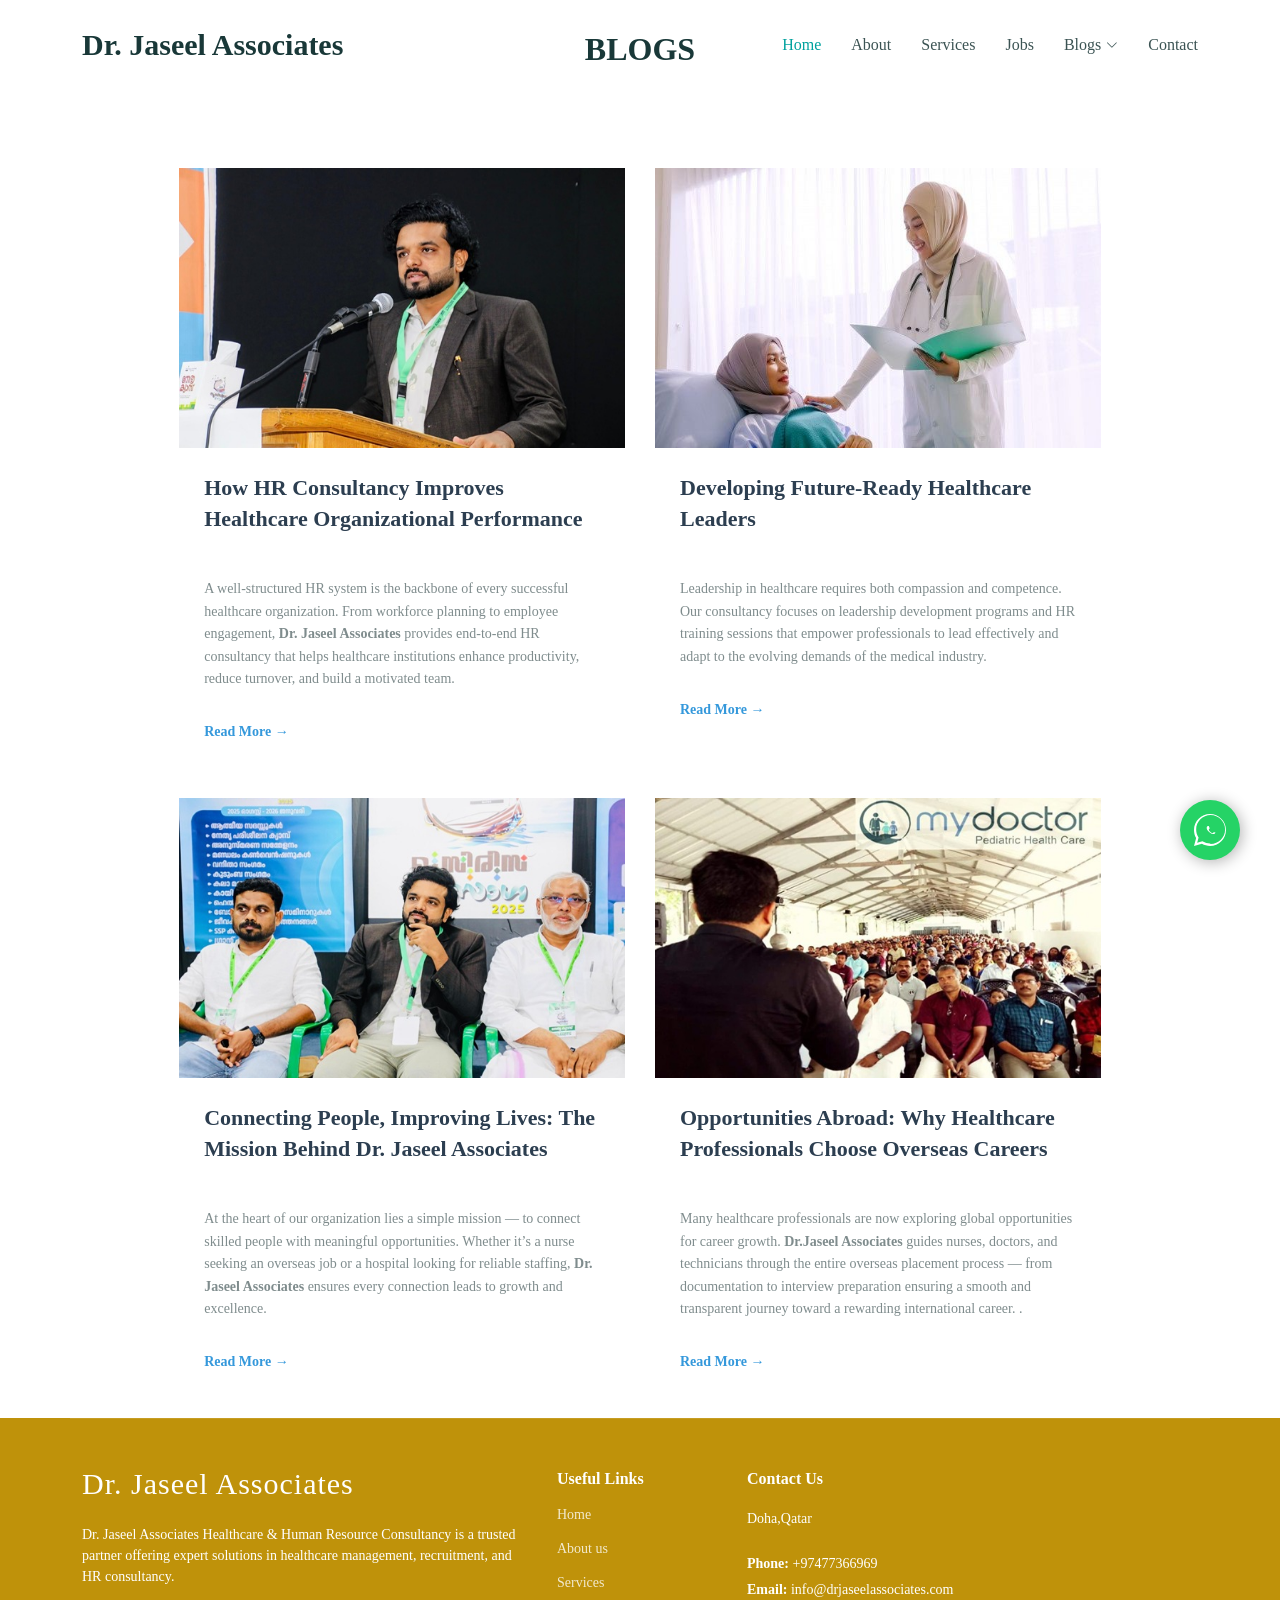
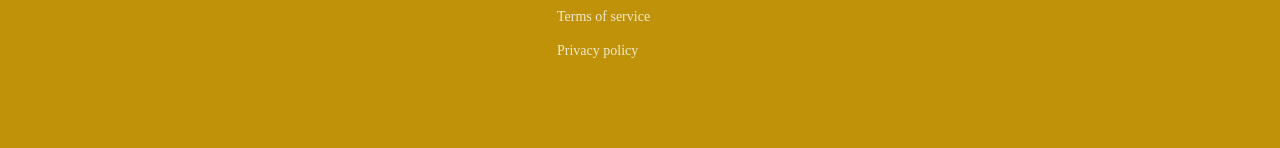
<file: blogs.html>
<!DOCTYPE html>
<html lang="en">

<head>
  <meta charset="utf-8">
  <meta content="width=device-width, initial-scale=1.0" name="viewport">
  <title>Dr. Jaseel Associates
  </title>
  <meta name="description" content="">
  <meta name="keywords" content="">

  <!-- Favicons -->
  <link href="assets/img/misc/dja.jpeg" rel="icon">
  <link href="assets/img/apple-touch-icon.png" rel="apple-touch-icon">

  <!-- Fonts -->
  <link href="https://fonts.googleapis.com" rel="preconnect">
  <link href="https://fonts.gstatic.com" rel="preconnect" crossorigin>
  <link href="https://fonts.googleapis.com/css2?family=Roboto:ital,wght@0,100;0,300;0,400;0,500;0,700;0,900;1,100;1,300;1,400;1,500;1,700;1,900&family=Ubuntu:ital,wght@0,300;0,400;0,500;0,700;1,300;1,400;1,500;1,700&family=Rubik:ital,wght@0,300;0,400;0,500;0,600;0,700;0,800;0,900;1,300;1,400;1,500;1,600;1,700;1,800;1,900&display=swap" rel="stylesheet">

  <!-- Vendor CSS Files -->
  <link href="assets/vendor/bootstrap/css/bootstrap.min.css" rel="stylesheet">
  <link href="assets/vendor/bootstrap-icons/bootstrap-icons.css" rel="stylesheet">
  <link href="assets/vendor/aos/aos.css" rel="stylesheet">
  <link href="assets/vendor/glightbox/css/glightbox.min.css" rel="stylesheet">
  <link href="assets/vendor/swiper/swiper-bundle.min.css" rel="stylesheet">

  <!-- Main CSS File -->
  <link href="assets/css/main.css" rel="stylesheet">

  <!-- =======================================================
  * Template Name: Landify
  * Template URL: https://bootstrapmade.com/landify-bootstrap-landing-page-template/
  * Updated: Aug 04 2025 with Bootstrap v5.3.7
  * Author: BootstrapMade.com
  * License: https://bootstrapmade.com/license/
  ======================================================== -->
</head>

<body class="index-page">

  <header id="header" class="header d-flex align-items-center fixed-top">
    <div class="container position-relative d-flex align-items-center justify-content-between">

      <a href="index.html" class="logo d-flex align-items-center me-auto me-xl-0">
        <!-- Uncomment the line below if you also wish to use an image logo -->
        <!-- <img src="assets/img/logo.webp" alt=""> -->
        <h1 class="sitename"> Dr. Jaseel 
Associates</h1>
      </a>

      <nav id="navmenu" class="navmenu">
        <ul>
          <li><a href="index.html" class="active">Home</a></li>
          <li><a href="about.html">About</a></li>
          
          <li><a href="services.html">Services</a></li>
        
          <li><a href="starter-page.html">Jobs</a></li>
          <li class="dropdown"><a href="blogs.html"><span>Blogs</span> <i class="bi bi-chevron-down toggle-dropdown"></i></a>
            <ul>
              <li><a href="corevalues.html">Core Values</a></li>
              <li><a href="testimonials.html">Testimonials</a></li>
             
            </ul>
          </li>
          <li><a href="contact.html">Contact</a></li>
        </ul>
        <i class="mobile-nav-toggle d-xl-none bi bi-list"></i>
      </nav>

     

    </div>
  </header>

 <div class="container section-title" data-aos="fade-up">
     
        <h2>BLOGS</h2>
       
      </div><!-- End Section Title -->
 
<div class="container10">
        <div class="cards-grid">
            <!-- Card 1 -->
            <div class="card2 ">
              
                  <img src="assets/img/services/ddd.jpeg" class="card-image">
                
                
                <div class="card-content">
                    <h2 class="card-title">How HR Consultancy Improves Healthcare Organizational Performance</h2>
                    <p class="card-description">A well-structured HR system is the backbone of every successful healthcare organization. From workforce planning to employee engagement, <strong> Dr. Jaseel Associates</strong> provides end-to-end HR consultancy that helps healthcare institutions enhance productivity, reduce turnover, and build a motivated team.</p>
                    <a href="#" class="read-more">Read More →</a>
                </div>
            </div>

            <!-- Card 2 -->
            <div class="card2">
               
                 <img src="assets/img/features/qqqq.jpg" class="card-image">

                <div class="card-content">
                    <h2 class="card-title"> Developing Future-Ready Healthcare Leaders</h2>
                    <p class="card-description">Leadership in healthcare requires both compassion and competence. Our consultancy focuses on leadership development programs and HR training sessions that empower professionals to lead effectively and adapt to the evolving demands of the medical industry.</p>
                    <a href="#" class="read-more">Read More →</a>
                </div>
            </div>

            <!-- Card 3 -->
            <div class="card2">
             
  <img src="assets/img/services/aaaaaa.jpeg" class="card-image">
                
                <div class="card-content">
                    <h2 class="card-title"> Connecting People, Improving Lives: The Mission Behind Dr. Jaseel Associates</h2>
                    <p class="card-description"> At the heart of our organization lies a simple mission — to connect skilled people with meaningful opportunities. Whether it’s a nurse seeking an overseas job or a hospital looking for reliable staffing, <strong> Dr. Jaseel Associates </strong> ensures every connection leads to growth and excellence. </p>
                    <a href="#" class="read-more">Read More →</a>
                </div>
            </div>

           <div class="card2">
                
                <img src="assets/img/services/my.jpeg" class="card-image">
                
                <div class="card-content">
                    <h2 class="card-title"> Opportunities Abroad: Why Healthcare Professionals Choose Overseas Careers</h2>
                    <p class="card-description">Many healthcare professionals are now exploring global opportunities for career growth. <strong> Dr.Jaseel Associates </strong>guides nurses, doctors, and technicians through the entire overseas placement process — from documentation to interview preparation ensuring a smooth and transparent journey toward a rewarding international career. .</p>
                    <a href="#" class="read-more">Read More →</a>
                </div>
            </div> 

        </div>
    </div>


    <footer id="footer" class="footer position-relative dark-background">

    <div class="container footer-top">
      <div class="row gy-4">
        <div class="col-lg-5 col-md-12 footer-about">
          <a href="index.html" class="logo d-flex align-items-center">
            <span class="sitename"> Dr. Jaseel Associates</span>
          </a>
          <p>Dr. Jaseel Associates Healthcare & Human Resource Consultancy is a trusted partner offering expert solutions in healthcare management, recruitment, and HR consultancy.</p>
          <!-- <div class="social-links d-flex mt-4">
            <a href=""><i class="bi bi-twitter-x"></i></a>
            <a href=""><i class="bi bi-facebook"></i></a>
            <a href=""><i class="bi bi-instagram"></i></a>
            <a href=""><i class="bi bi-linkedin"></i></a>
          </div> -->
        </div>

        <div class="col-lg-2 col-6 footer-links">
          <h4>Useful Links</h4>
          <ul>
            <li><a href="#">Home</a></li>
            <li><a href="#">About us</a></li>
            <li><a href="#">Services</a></li>
            <li><a href="#">Terms of service</a></li>
            <li><a href="#">Privacy policy</a></li>
          </ul>
        </div>

       

        <div class="col-lg-3 col-md-12 footer-contact text-center text-md-start">
          <h4>Contact Us</h4>
          <p>Doha,Qatar</p>
         
          <p class="mt-4"><strong>Phone:</strong> <span> +97477366969 </span></p>
          <p><strong>Email:</strong> <span>info@drjaseelassociates.com </span></p>
        </div>

      </div>
    </div>

    

  </footer>

  <!-- Scroll Top -->
  <a href="#" id="scroll-top" class="scroll-top d-flex align-items-center justify-content-center"><i class="bi bi-arrow-up-short"></i></a>

  <!-- Vendor JS Files -->
  <script src="assets/vendor/bootstrap/js/bootstrap.bundle.min.js"></script>
  <script src="assets/vendor/php-email-form/validate.js"></script>
  <script src="assets/vendor/aos/aos.js"></script>
  <script src="assets/vendor/glightbox/js/glightbox.min.js"></script>
  <script src="assets/vendor/swiper/swiper-bundle.min.js"></script>
  <script src="assets/vendor/purecounter/purecounter_vanilla.js"></script>

  <!-- Main JS File -->
  <script src="assets/js/main.js"></script>
    <a href="https://wa.me/+97477366969?text=Hello!%20I%20would%20like%20to%20know%20more%20about%20your%20services"  
       class="whatsapp-float pulse" 
       target="_blank"
       id="whatsappBtn">
        <svg class="whatsapp-icon" viewBox="0 0 32 32" xmlns="http://www.w3.org/2000/svg">
            <path d="M16 0c-8.837 0-16 7.163-16 16 0 2.825 0.737 5.607 2.137 8.048l-2.137 7.952 7.933-2.127c2.42 1.396 5.194 2.127 8.067 2.127 8.837 0 16-7.163 16-16s-7.163-16-16-16zM16 29.467c-2.482 0-4.908-0.646-7.07-1.87l-0.507-0.292-5.247 1.408 1.408-5.234-0.321-0.532c-1.371-2.266-2.096-4.868-2.096-7.514 0-7.977 6.489-14.467 14.467-14.467s14.467 6.489 14.467 14.467c0 7.977-6.489 14.467-14.467 14.467zM21.641 18.857c-0.215-0.107-1.272-0.627-1.469-0.699-0.197-0.071-0.341-0.107-0.483 0.107s-0.556 0.699-0.681 0.843c-0.125 0.143-0.251 0.161-0.467 0.054-1.619-0.809-2.683-1.445-3.755-3.273-0.285-0.484 0.285-0.449 0.813-1.496 0.089-0.179 0.045-0.331-0.025-0.465-0.071-0.134-0.483-1.169-0.663-1.598-0.174-0.418-0.353-0.361-0.483-0.367-0.125-0.006-0.268-0.006-0.411-0.006s-0.376 0.054-0.574 0.268c-0.197 0.215-0.753 0.735-0.753 1.794s0.771 2.08 0.878 2.223c0.107 0.143 1.504 2.298 3.647 3.224 1.356 0.586 1.887 0.627 2.565 0.528 0.411-0.060 1.272-0.519 1.451-1.021 0.179-0.502 0.179-0.933 0.125-1.021-0.053-0.089-0.196-0.143-0.411-0.25z"/>
        </svg>
    </a>
</body>

</html>
</file>
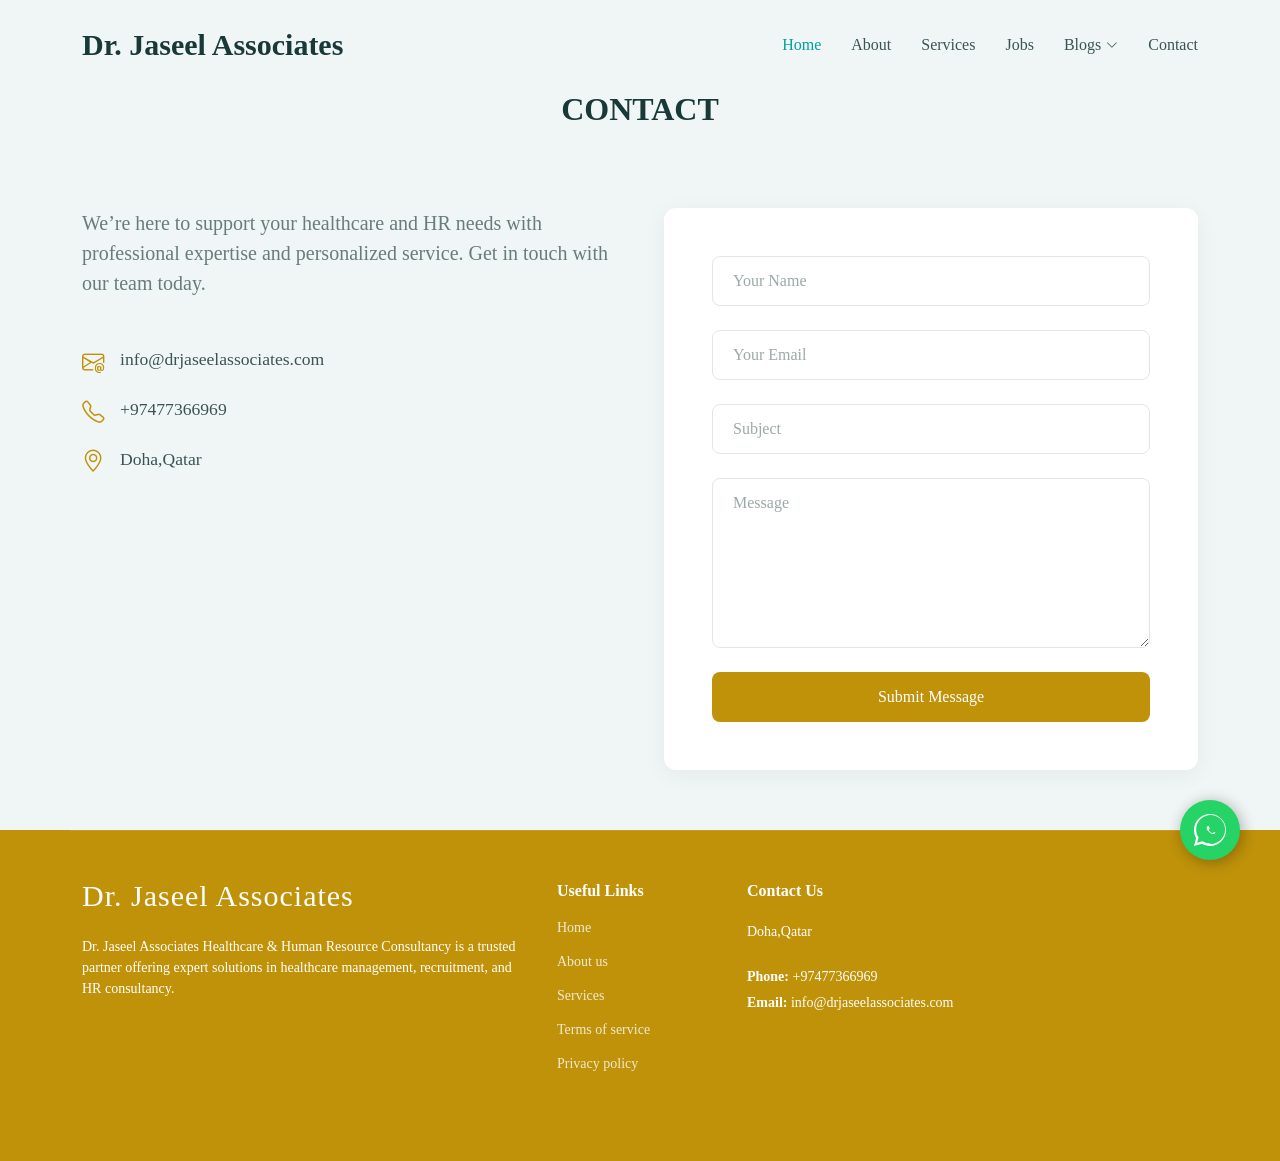
<file: contact.html>
<!DOCTYPE html>
<html lang="en">

<head>
  <meta charset="utf-8">
  <meta content="width=device-width, initial-scale=1.0" name="viewport">
  <title>Dr. Jaseel Associates
  </title>
  <meta name="description" content="">
  <meta name="keywords" content="">

  <!-- Favicons -->
  <link href="assets/img/misc/dja.jpeg" rel="icon">
  <link href="assets/img/apple-touch-icon.png" rel="apple-touch-icon">

  <!-- Fonts -->
  <link href="https://fonts.googleapis.com" rel="preconnect">
  <link href="https://fonts.gstatic.com" rel="preconnect" crossorigin>
  <link href="https://fonts.googleapis.com/css2?family=Roboto:ital,wght@0,100;0,300;0,400;0,500;0,700;0,900;1,100;1,300;1,400;1,500;1,700;1,900&family=Ubuntu:ital,wght@0,300;0,400;0,500;0,700;1,300;1,400;1,500;1,700&family=Rubik:ital,wght@0,300;0,400;0,500;0,600;0,700;0,800;0,900;1,300;1,400;1,500;1,600;1,700;1,800;1,900&display=swap" rel="stylesheet">

  <!-- Vendor CSS Files -->
  <link href="assets/vendor/bootstrap/css/bootstrap.min.css" rel="stylesheet">
  <link href="assets/vendor/bootstrap-icons/bootstrap-icons.css" rel="stylesheet">
  <link href="assets/vendor/aos/aos.css" rel="stylesheet">
  <link href="assets/vendor/glightbox/css/glightbox.min.css" rel="stylesheet">
  <link href="assets/vendor/swiper/swiper-bundle.min.css" rel="stylesheet">

  <!-- Main CSS File -->
  <link href="assets/css/main.css" rel="stylesheet">

  <!-- =======================================================
  * Template Name: Landify
  * Template URL: https://bootstrapmade.com/landify-bootstrap-landing-page-template/
  * Updated: Aug 04 2025 with Bootstrap v5.3.7
  * Author: BootstrapMade.com
  * License: https://bootstrapmade.com/license/
  ======================================================== -->
</head>

<body class="index-page">

  <header id="header" class="header d-flex align-items-center fixed-top">
    <div class="container position-relative d-flex align-items-center justify-content-between">

      <a href="index.html" class="logo d-flex align-items-center me-auto me-xl-0">
        <!-- Uncomment the line below if you also wish to use an image logo -->
        <!-- <img src="assets/img/logo.webp" alt=""> -->
        <h1 class="sitename"> Dr. Jaseel 
Associates</h1>
      </a>

      <nav id="navmenu" class="navmenu">
        <ul>
          <li><a href="index.html" class="active">Home</a></li>
          <li><a href="about.html">About</a></li>
          <li><a href="services.html">Services</a></li>
        
        
          <li><a href="starter-page.html">Jobs</a></li>
          <li class="dropdown"><a href="blogs.html"><span>Blogs</span> <i class="bi bi-chevron-down toggle-dropdown"></i></a>
            <ul>
              <li><a href="corevalues.html">Core Values</a></li>
              <li><a href="testimonials.html">Testimonials</a></li>
             
            </ul>
          </li>
          <li><a href="contact.html">Contact</a></li>
        </ul>
        <i class="mobile-nav-toggle d-xl-none bi bi-list"></i>
      </nav>

     

    </div>
  </header>

   <section id="contact" class="contact section light-background">

      <!-- Section Title -->
      <div class="container section-title" data-aos="fade-up">
        
        <h2>Contact</h2>
      
      </div><!-- End Section Title -->

      <div class="container" data-aos="fade-up" data-aos-delay="100">

        <div class="row g-5">
          <div class="col-lg-6">
            <div class="content" data-aos="fade-up" data-aos-delay="200">
              
            
              <p class="lead mb-4"> We’re here to support your healthcare and HR needs with professional expertise and personalized service. Get in touch with our team today.</p>

              <div class="contact-info mt-5">
                <div class="info-item d-flex mb-3" data-aos="fade-up" data-aos-delay="300">
                  <i class="bi bi-envelope-at me-3"></i>
                  <span>info@drjaseelassociates.com</span>
                </div>

                <div class="info-item d-flex mb-3" data-aos="fade-up" data-aos-delay="400">
                  <i class="bi bi-telephone me-3"></i>
                  <span> +97477366969</span>
                </div>

                <div class="info-item d-flex mb-4" data-aos="fade-up" data-aos-delay="500">
                  <i class="bi bi-geo-alt me-3"></i>
                  <span>  Doha,Qatar</span>
                </div>
                 </div>


                
            </div>
          </div>

          <div class="col-lg-6">
            <div class="contact-form card" data-aos="fade-up" data-aos-delay="300">
              <div class="card-body p-4 p-lg-5">

                <form action="forms/contact.php" method="post" class="php-email-form" data-aos="fade-up" data-aos-delay="600">
                  <div class="row gy-4">

                    <div class="col-12">
                      <input type="text" name="name" class="form-control" placeholder="Your Name" required="">
                    </div>

                    <div class="col-12 ">
                      <input type="email" class="form-control" name="email" placeholder="Your Email" required="">
                    </div>

                    <div class="col-12">
                      <input type="text" class="form-control" name="subject" placeholder="Subject" required="">
                    </div>

                    <div class="col-12">
                      <textarea class="form-control" name="message" rows="6" placeholder="Message" required=""></textarea>
                    </div>

                    <div class="col-12 text-center">
                      <div class="loading">Loading</div>
                      <div class="error-message"></div>
                      <div class="sent-message">Your message has been sent. Thank you!</div>

                      <button type="submit" class="btn btn-submit w-100">Submit Message</button>
                    </div>

                  </div>
                </form>

              </div>
            </div>
          </div>

        </div>

      </div>

    </section><!-- /Contact Section -->


      </main>

  <footer id="footer" class="footer position-relative dark-background">

    <div class="container footer-top">
      <div class="row gy-4">
        <div class="col-lg-5 col-md-12 footer-about">
          <a href="index.html" class="logo d-flex align-items-center">
            <span class="sitename"> Dr. Jaseel Associates</span>
          </a>
          <p>Dr. Jaseel Associates Healthcare & Human Resource Consultancy is a trusted partner offering expert solutions in healthcare management, recruitment, and HR consultancy.</p>
          <!-- <div class="social-links d-flex mt-4">
            <a href=""><i class="bi bi-twitter-x"></i></a>
            <a href=""><i class="bi bi-facebook"></i></a>
            <a href=""><i class="bi bi-instagram"></i></a>
            <a href=""><i class="bi bi-linkedin"></i></a>
          </div> -->
        </div>

        <div class="col-lg-2 col-6 footer-links">
          <h4>Useful Links</h4>
          <ul>
            <li><a href="#">Home</a></li>
            <li><a href="#">About us</a></li>
            <li><a href="#">Services</a></li>
            <li><a href="#">Terms of service</a></li>
            <li><a href="#">Privacy policy</a></li>
          </ul>
        </div>

       

        <div class="col-lg-3 col-md-12 footer-contact text-center text-md-start">
          <h4>Contact Us</h4>
          <p>Doha,Qatar</p>
         
          <p class="mt-4"><strong>Phone:</strong> <span> +97477366969 </span></p>
          <p><strong>Email:</strong> <span>info@drjaseelassociates.com </span></p>
        </div>

      </div>
    </div>

    

  </footer>

  <!-- Scroll Top -->
  <a href="#" id="scroll-top" class="scroll-top d-flex align-items-center justify-content-center"><i class="bi bi-arrow-up-short"></i></a>

  <!-- Vendor JS Files -->
  <script src="assets/vendor/bootstrap/js/bootstrap.bundle.min.js"></script>
  <script src="assets/vendor/php-email-form/validate.js"></script>
  <script src="assets/vendor/aos/aos.js"></script>
  <script src="assets/vendor/glightbox/js/glightbox.min.js"></script>
  <script src="assets/vendor/swiper/swiper-bundle.min.js"></script>
  <script src="assets/vendor/purecounter/purecounter_vanilla.js"></script>

  <!-- Main JS File -->
  <script src="assets/js/main.js"></script>
   <a href="https://wa.me/+97477366969?text=Hello!%20I%20would%20like%20to%20know%20more%20about%20your%20services"  
       class="whatsapp-float pulse" 
       target="_blank"
       id="whatsappBtn">
        <svg class="whatsapp-icon" viewBox="0 0 32 32" xmlns="http://www.w3.org/2000/svg">
            <path d="M16 0c-8.837 0-16 7.163-16 16 0 2.825 0.737 5.607 2.137 8.048l-2.137 7.952 7.933-2.127c2.42 1.396 5.194 2.127 8.067 2.127 8.837 0 16-7.163 16-16s-7.163-16-16-16zM16 29.467c-2.482 0-4.908-0.646-7.07-1.87l-0.507-0.292-5.247 1.408 1.408-5.234-0.321-0.532c-1.371-2.266-2.096-4.868-2.096-7.514 0-7.977 6.489-14.467 14.467-14.467s14.467 6.489 14.467 14.467c0 7.977-6.489 14.467-14.467 14.467zM21.641 18.857c-0.215-0.107-1.272-0.627-1.469-0.699-0.197-0.071-0.341-0.107-0.483 0.107s-0.556 0.699-0.681 0.843c-0.125 0.143-0.251 0.161-0.467 0.054-1.619-0.809-2.683-1.445-3.755-3.273-0.285-0.484 0.285-0.449 0.813-1.496 0.089-0.179 0.045-0.331-0.025-0.465-0.071-0.134-0.483-1.169-0.663-1.598-0.174-0.418-0.353-0.361-0.483-0.367-0.125-0.006-0.268-0.006-0.411-0.006s-0.376 0.054-0.574 0.268c-0.197 0.215-0.753 0.735-0.753 1.794s0.771 2.08 0.878 2.223c0.107 0.143 1.504 2.298 3.647 3.224 1.356 0.586 1.887 0.627 2.565 0.528 0.411-0.060 1.272-0.519 1.451-1.021 0.179-0.502 0.179-0.933 0.125-1.021-0.053-0.089-0.196-0.143-0.411-0.25z"/>
        </svg>
    </a>
</body>

</html>
</file>
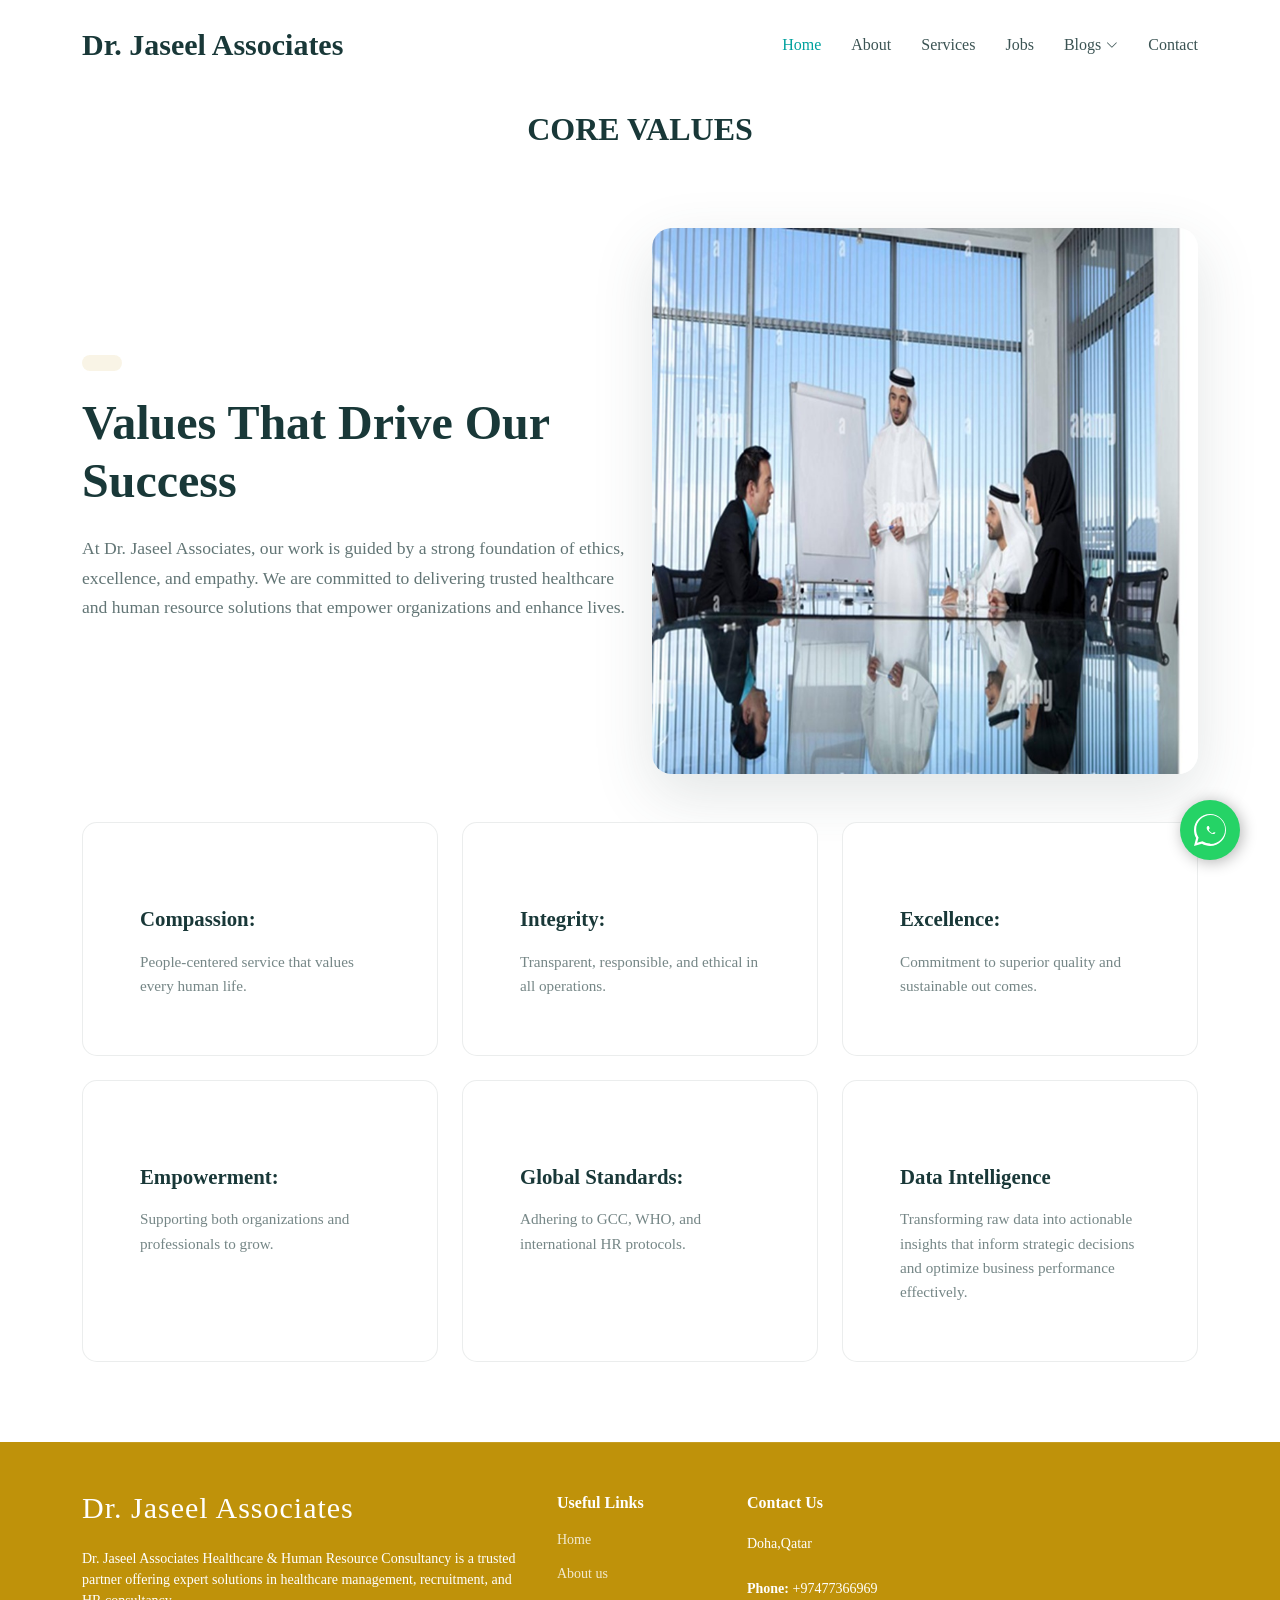
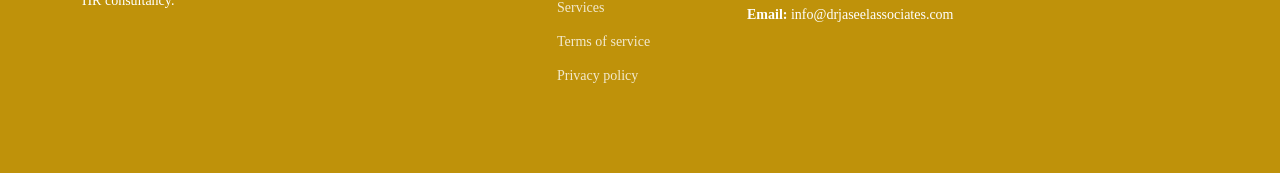
<file: corevalues.html>
<!DOCTYPE html>
<html lang="en">

<head>
  <meta charset="utf-8">
  <meta content="width=device-width, initial-scale=1.0" name="viewport">
  <title>Dr. Jaseel Associates
  </title>
  <meta name="description" content="">
  <meta name="keywords" content="">

  <!-- Favicons -->
  <link href="assets/img/misc/dja.jpeg" rel="icon">
  <link href="assets/img/apple-touch-icon.png" rel="apple-touch-icon">

  <!-- Fonts -->
  <link href="https://fonts.googleapis.com" rel="preconnect">
  <link href="https://fonts.gstatic.com" rel="preconnect" crossorigin>
  <link href="https://fonts.googleapis.com/css2?family=Roboto:ital,wght@0,100;0,300;0,400;0,500;0,700;0,900;1,100;1,300;1,400;1,500;1,700;1,900&family=Ubuntu:ital,wght@0,300;0,400;0,500;0,700;1,300;1,400;1,500;1,700&family=Rubik:ital,wght@0,300;0,400;0,500;0,600;0,700;0,800;0,900;1,300;1,400;1,500;1,600;1,700;1,800;1,900&display=swap" rel="stylesheet">

  <!-- Vendor CSS Files -->
  <link href="assets/vendor/bootstrap/css/bootstrap.min.css" rel="stylesheet">
  <link href="assets/vendor/bootstrap-icons/bootstrap-icons.css" rel="stylesheet">
  <link href="assets/vendor/aos/aos.css" rel="stylesheet">
  <link href="assets/vendor/glightbox/css/glightbox.min.css" rel="stylesheet">
  <link href="assets/vendor/swiper/swiper-bundle.min.css" rel="stylesheet">

  <!-- Main CSS File -->
  <link href="assets/css/main.css" rel="stylesheet">

  <!-- =======================================================
  * Template Name: Landify
  * Template URL: https://bootstrapmade.com/landify-bootstrap-landing-page-template/
  * Updated: Aug 04 2025 with Bootstrap v5.3.7
  * Author: BootstrapMade.com
  * License: https://bootstrapmade.com/license/
  ======================================================== -->
</head>

<body class="index-page">

  <header id="header" class="header d-flex align-items-center fixed-top">
    <div class="container position-relative d-flex align-items-center justify-content-between">

      <a href="index.html" class="logo d-flex align-items-center me-auto me-xl-0">
        <!-- Uncomment the line below if you also wish to use an image logo -->
        <!-- <img src="assets/img/logo.webp" alt=""> -->
        <h1 class="sitename"> Dr. Jaseel 
Associates</h1>
      </a>

      <nav id="navmenu" class="navmenu">
        <ul>
          <li><a href="index.html" class="active">Home</a></li>
          <li><a href="about.html">About</a></li>
          
          <li><a href="services.html">Services</a></li>
        
          <li><a href="starter-page.html">Jobs</a></li>
          <li class="dropdown"><a href="blogs.html"><span>Blogs</span> <i class="bi bi-chevron-down toggle-dropdown"></i></a>
            <ul>
              <li><a href="corevalues.html">Core Values</a></li>
              <li><a href="testimonials.html">Testimonials</a></li>
             
            </ul>
          </li>
          <li><a href="contact.html">Contact</a></li>
        </ul>
        <i class="mobile-nav-toggle d-xl-none bi bi-list"></i>
      </nav>

     

    </div>
  </header>

   <section id="services" class="services section">

      <!-- Section Title -->
      <div class="container section-title" data-aos="fade-up">
     
        <h2>Core Values</h2>
       
      </div><!-- End Section Title -->

      <div class="container" data-aos="fade-up" data-aos-delay="100">

        <div class="row align-items-center">
          <div class="col-lg-6">
            <div class="intro-content" data-aos="fade-right" data-aos-delay="100">
              <div class="section-badge mb-3" data-aos="zoom-in" data-aos-delay="50">
             
           
              </div>
              <h2 class="section-heading mb-4"> Values That Drive Our Success</h2>
              <p class="section-description mb-4">At Dr. Jaseel Associates, our work is guided by a strong foundation of ethics, excellence, and empathy. We are committed to delivering trusted healthcare and human resource solutions that empower organizations and enhance lives.</p>
              
            </div>
          </div>
          <div class="col-lg-6">
            <div class="hero-visual" data-aos="fade-left" data-aos-delay="150">
              <img src="assets/img/services/jas2.jpeg" alt="Services" class="img-fluid">
            </div>
          </div>
        </div>

        <div class="services-grid mt-5">
          <div class="row g-4">
            <div class="col-lg-4 col-md-6" data-aos="fade-up" data-aos-delay="100">
              <div class="service-card">
                <div class="card-number">
              
                </div>
                <div class="card-content">
                  <h5 class="service-title">
                    <a href="#"> Compassion: </a>
                  </h5>
                  <p class="service-description"> People-centered service that values every human life.</p>
                </div>
              </div>
            </div><!-- End Service Card -->

            <div class="col-lg-4 col-md-6" data-aos="fade-up" data-aos-delay="200">
              <div class="service-card">
                <div class="card-number">
                
                </div>
                <div class="card-content">
                  <h5 class="service-title">
                    <a href="#">  Integrity: </a>
                  </h5>
                  <p class="service-description"> Transparent, responsible, and ethical in all operations.</p>
                </div>
              </div>
            </div><!-- End Service Card -->

            <div class="col-lg-4 col-md-6" data-aos="fade-up" data-aos-delay="300">
              <div class="service-card">
                <div class="card-number">
                  
                </div>
                <div class="card-content">
                  <h5 class="service-title">
                    <a href="#"> Excellence: </a>
                  </h5>
                  <p class="service-description"> Commitment to superior quality and sustainable out
comes.</p>
                </div>
              </div>
            </div><!-- End Service Card -->

            <div class="col-lg-4 col-md-6" data-aos="fade-up" data-aos-delay="100">
              <div class="service-card">
                <div class="card-number">
            
                </div>
                <div class="card-content">
                  <h5 class="service-title">
                    <a href="#">  Empowerment: </a>
                  </h5>
                  <p class="service-description"> Supporting both organizations and professionals to grow.</p>
                </div>
              </div>
            </div><!-- End Service Card -->

            <div class="col-lg-4 col-md-6" data-aos="fade-up" data-aos-delay="200">
              <div class="service-card">
                <div class="card-number">
                
                </div>
                <div class="card-content">
                  <h5 class="service-title">
                    <a href="#"> Global Standards:</a>
                  </h5>
                  <p class="service-description"> Adhering to GCC, WHO, and international HR protocols.</p>
                </div>
              </div>
            </div><!-- End Service Card -->

            <div class="col-lg-4 col-md-6" data-aos="fade-up" data-aos-delay="300">
              <div class="service-card">
                <div class="card-number">
                  
                </div>
                <div class="card-content">
                  <h5 class="service-title">
                    <a href="#">Data Intelligence</a>
                  </h5>
                  <p class="service-description">Transforming raw data into actionable insights that inform strategic decisions and optimize business performance effectively.</p>
                </div>
              </div>
            </div><!-- End Service Card -->

          </div>
        </div>

      </div>

    </section><!-- /Services Section -->


    
  <footer id="footer" class="footer position-relative dark-background">

    <div class="container footer-top">
      <div class="row gy-4">
        <div class="col-lg-5 col-md-12 footer-about">
          <a href="index.html" class="logo d-flex align-items-center">
            <span class="sitename"> Dr. Jaseel Associates</span>
          </a>
          <p>Dr. Jaseel Associates Healthcare & Human Resource Consultancy is a trusted partner offering expert solutions in healthcare management, recruitment, and HR consultancy.</p>
          <!-- <div class="social-links d-flex mt-4">
            <a href=""><i class="bi bi-twitter-x"></i></a>
            <a href=""><i class="bi bi-facebook"></i></a>
            <a href=""><i class="bi bi-instagram"></i></a>
            <a href=""><i class="bi bi-linkedin"></i></a>
          </div> -->
        </div>

        <div class="col-lg-2 col-6 footer-links">
          <h4>Useful Links</h4>
          <ul>
            <li><a href="#">Home</a></li>
            <li><a href="#">About us</a></li>
            <li><a href="#">Services</a></li>
            <li><a href="#">Terms of service</a></li>
            <li><a href="#">Privacy policy</a></li>
          </ul>
        </div>

       

        <div class="col-lg-3 col-md-12 footer-contact text-center text-md-start">
          <h4>Contact Us</h4>
          <p>Doha,Qatar</p>
         
          <p class="mt-4"><strong>Phone:</strong> <span> +97477366969 </span></p>
          <p><strong>Email:</strong> <span>info@drjaseelassociates.com </span></p>
        </div>

      </div>
    </div>

    

  </footer>

  <!-- Scroll Top -->
  <a href="#" id="scroll-top" class="scroll-top d-flex align-items-center justify-content-center"><i class="bi bi-arrow-up-short"></i></a>

  <!-- Vendor JS Files -->
  <script src="assets/vendor/bootstrap/js/bootstrap.bundle.min.js"></script>
  <script src="assets/vendor/php-email-form/validate.js"></script>
  <script src="assets/vendor/aos/aos.js"></script>
  <script src="assets/vendor/glightbox/js/glightbox.min.js"></script>
  <script src="assets/vendor/swiper/swiper-bundle.min.js"></script>
  <script src="assets/vendor/purecounter/purecounter_vanilla.js"></script>

  <!-- Main JS File -->
  <script src="assets/js/main.js"></script>
   <a href="https://wa.me/+97477366969?text=Hello!%20I%20would%20like%20to%20know%20more%20about%20your%20services"  
       class="whatsapp-float pulse" 
       target="_blank"
       id="whatsappBtn">
        <svg class="whatsapp-icon" viewBox="0 0 32 32" xmlns="http://www.w3.org/2000/svg">
            <path d="M16 0c-8.837 0-16 7.163-16 16 0 2.825 0.737 5.607 2.137 8.048l-2.137 7.952 7.933-2.127c2.42 1.396 5.194 2.127 8.067 2.127 8.837 0 16-7.163 16-16s-7.163-16-16-16zM16 29.467c-2.482 0-4.908-0.646-7.07-1.87l-0.507-0.292-5.247 1.408 1.408-5.234-0.321-0.532c-1.371-2.266-2.096-4.868-2.096-7.514 0-7.977 6.489-14.467 14.467-14.467s14.467 6.489 14.467 14.467c0 7.977-6.489 14.467-14.467 14.467zM21.641 18.857c-0.215-0.107-1.272-0.627-1.469-0.699-0.197-0.071-0.341-0.107-0.483 0.107s-0.556 0.699-0.681 0.843c-0.125 0.143-0.251 0.161-0.467 0.054-1.619-0.809-2.683-1.445-3.755-3.273-0.285-0.484 0.285-0.449 0.813-1.496 0.089-0.179 0.045-0.331-0.025-0.465-0.071-0.134-0.483-1.169-0.663-1.598-0.174-0.418-0.353-0.361-0.483-0.367-0.125-0.006-0.268-0.006-0.411-0.006s-0.376 0.054-0.574 0.268c-0.197 0.215-0.753 0.735-0.753 1.794s0.771 2.08 0.878 2.223c0.107 0.143 1.504 2.298 3.647 3.224 1.356 0.586 1.887 0.627 2.565 0.528 0.411-0.060 1.272-0.519 1.451-1.021 0.179-0.502 0.179-0.933 0.125-1.021-0.053-0.089-0.196-0.143-0.411-0.25z"/>
        </svg>
    </a>
</body>

</html>
</file>
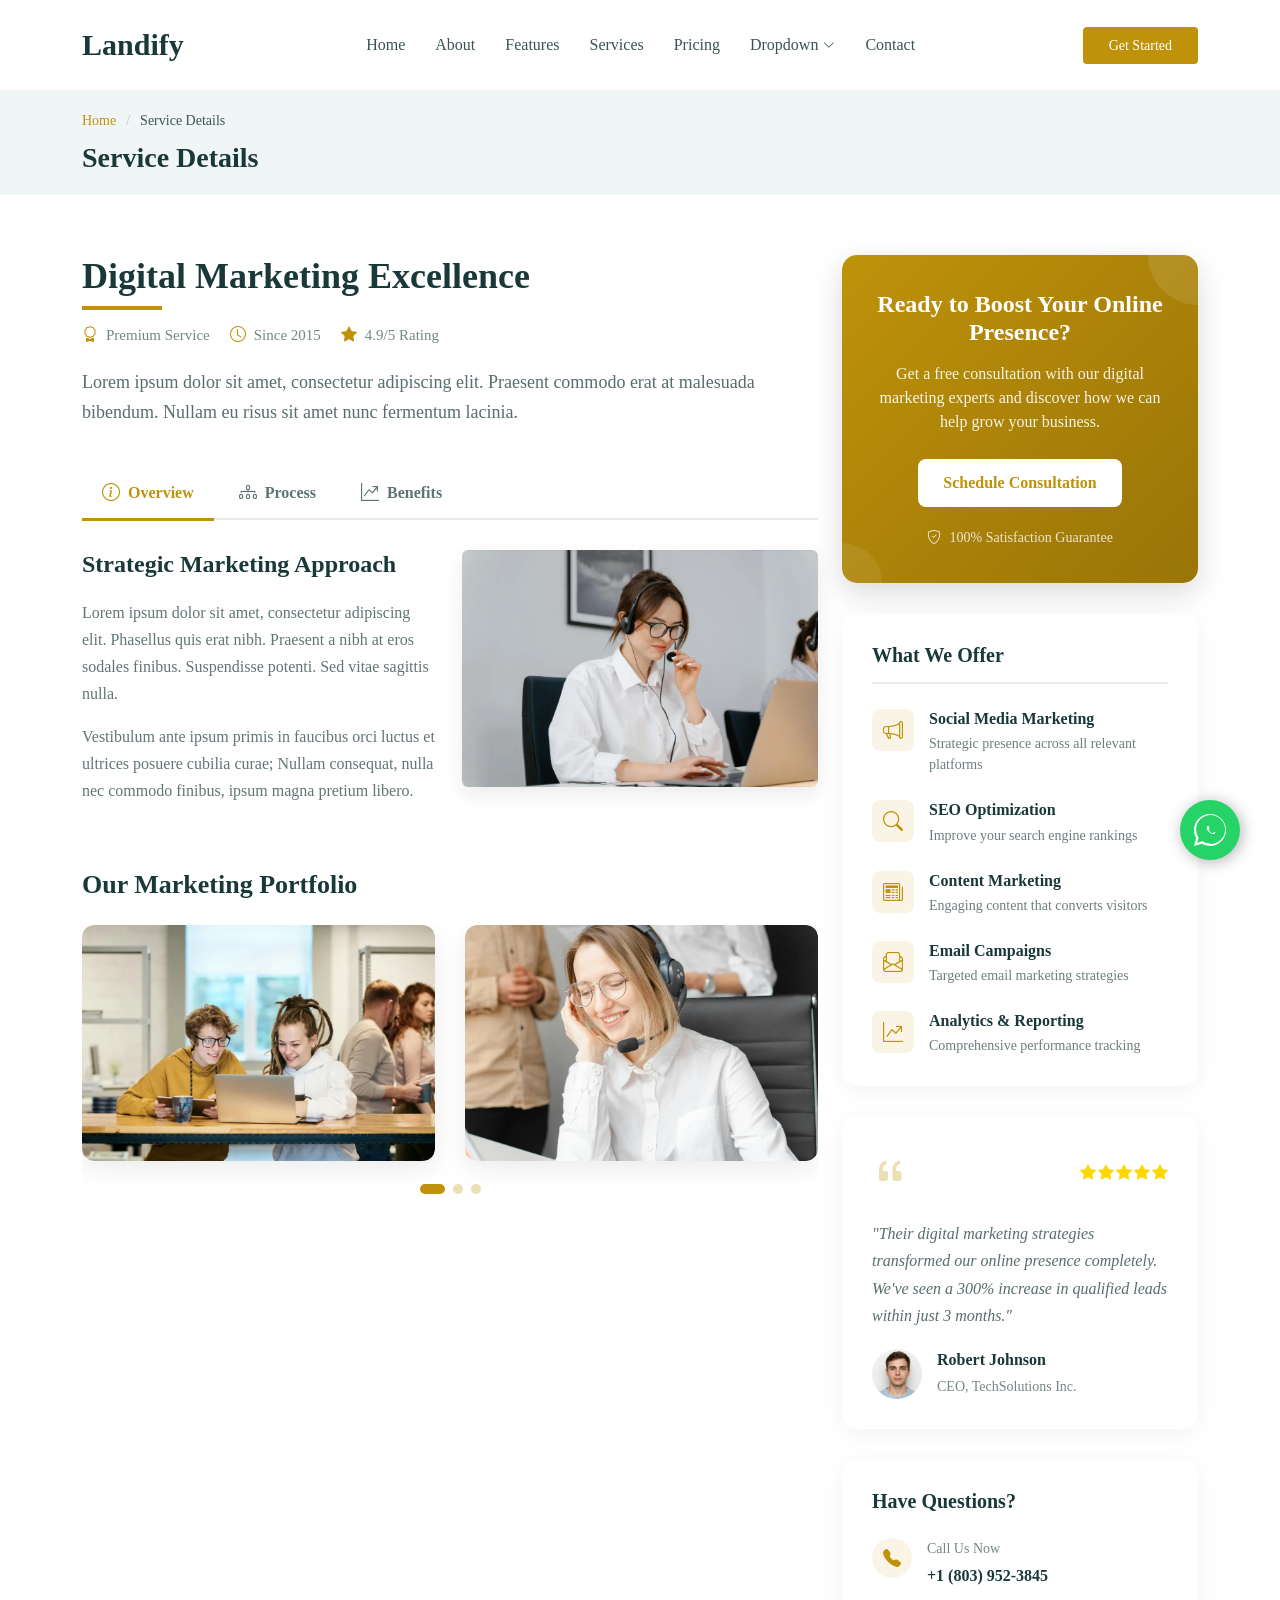
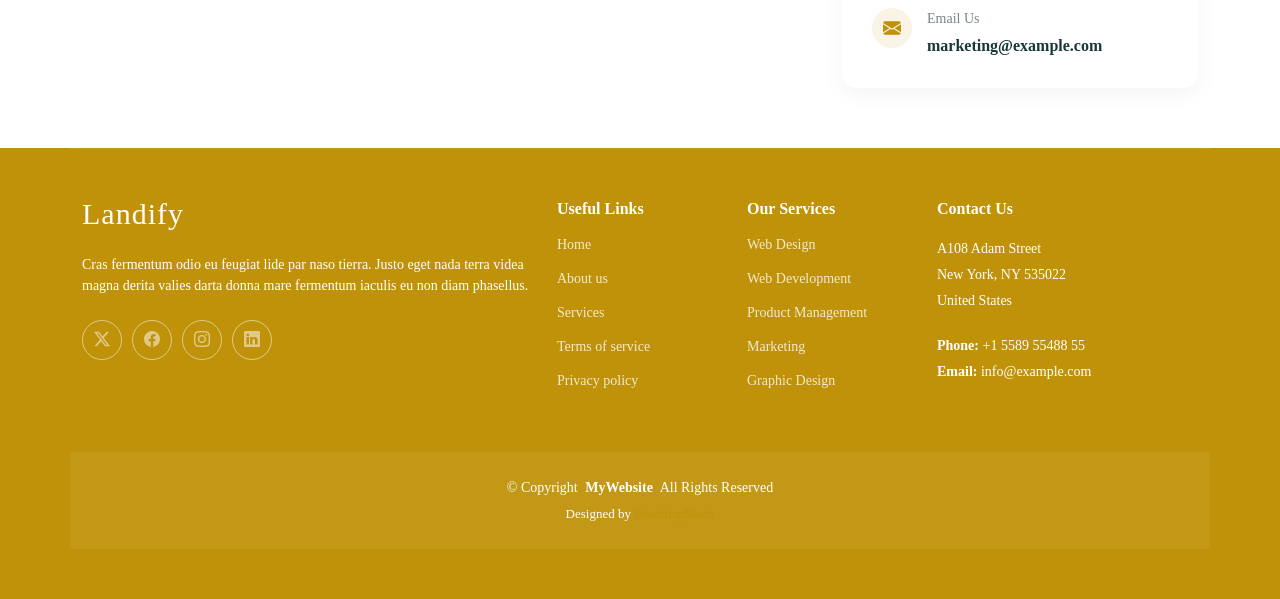
<file: service-details.html>
<!DOCTYPE html>
<html lang="en">

<head>
  <meta charset="utf-8">
  <meta content="width=device-width, initial-scale=1.0" name="viewport">
  <title>Service Details - Landify Bootstrap Template</title>
  <meta name="description" content="">
  <meta name="keywords" content="">

  <!-- Favicons -->
  <link href="assets/img/favicon.png" rel="icon">
  <link href="assets/img/apple-touch-icon.png" rel="apple-touch-icon">

  <!-- Fonts -->
  <link href="https://fonts.googleapis.com" rel="preconnect">
  <link href="https://fonts.gstatic.com" rel="preconnect" crossorigin>
  <link href="https://fonts.googleapis.com/css2?family=Roboto:ital,wght@0,100;0,300;0,400;0,500;0,700;0,900;1,100;1,300;1,400;1,500;1,700;1,900&family=Ubuntu:ital,wght@0,300;0,400;0,500;0,700;1,300;1,400;1,500;1,700&family=Rubik:ital,wght@0,300;0,400;0,500;0,600;0,700;0,800;0,900;1,300;1,400;1,500;1,600;1,700;1,800;1,900&display=swap" rel="stylesheet">

  <!-- Vendor CSS Files -->
  <link href="assets/vendor/bootstrap/css/bootstrap.min.css" rel="stylesheet">
  <link href="assets/vendor/bootstrap-icons/bootstrap-icons.css" rel="stylesheet">
  <link href="assets/vendor/aos/aos.css" rel="stylesheet">
  <link href="assets/vendor/glightbox/css/glightbox.min.css" rel="stylesheet">
  <link href="assets/vendor/swiper/swiper-bundle.min.css" rel="stylesheet">

  <!-- Main CSS File -->
  <link href="assets/css/main.css" rel="stylesheet">

  <!-- =======================================================
  * Template Name: Landify
  * Template URL: https://bootstrapmade.com/landify-bootstrap-landing-page-template/
  * Updated: Aug 04 2025 with Bootstrap v5.3.7
  * Author: BootstrapMade.com
  * License: https://bootstrapmade.com/license/
  ======================================================== -->
</head>

<body class="service-details-page">

  <header id="header" class="header d-flex align-items-center sticky-top">
    <div class="container position-relative d-flex align-items-center justify-content-between">

      <a href="index.html" class="logo d-flex align-items-center me-auto me-xl-0">
        <!-- Uncomment the line below if you also wish to use an image logo -->
        <!-- <img src="assets/img/logo.webp" alt=""> -->
        <h1 class="sitename">Landify</h1>
      </a>

      <nav id="navmenu" class="navmenu">
        <ul>
          <li><a href="#hero">Home</a></li>
          <li><a href="#about">About</a></li>
          <li><a href="#features">Features</a></li>
          <li><a href="#services">Services</a></li>
          <li><a href="#pricing">Pricing</a></li>
          <li class="dropdown"><a href="#"><span>Dropdown</span> <i class="bi bi-chevron-down toggle-dropdown"></i></a>
            <ul>
              <li><a href="#">Dropdown 1</a></li>
              <li class="dropdown"><a href="#"><span>Deep Dropdown</span> <i class="bi bi-chevron-down toggle-dropdown"></i></a>
                <ul>
                  <li><a href="#">Deep Dropdown 1</a></li>
                  <li><a href="#">Deep Dropdown 2</a></li>
                  <li><a href="#">Deep Dropdown 3</a></li>
                  <li><a href="#">Deep Dropdown 4</a></li>
                  <li><a href="#">Deep Dropdown 5</a></li>
                </ul>
              </li>
              <li><a href="#">Dropdown 2</a></li>
              <li><a href="#">Dropdown 3</a></li>
              <li><a href="#">Dropdown 4</a></li>
            </ul>
          </li>
          <li><a href="#contact">Contact</a></li>
        </ul>
        <i class="mobile-nav-toggle d-xl-none bi bi-list"></i>
      </nav>

      <a class="btn-getstarted" href="index.html#about">Get Started</a>

    </div>
  </header>

  <main class="main">

    <!-- Page Title -->
    <div class="page-title light-background">
      <div class="container">
        <nav class="breadcrumbs">
          <ol>
            <li><a href="index.html">Home</a></li>
            <li class="current">Service Details</li>
          </ol>
        </nav>
        <h1>Service Details</h1>
      </div>
    </div><!-- End Page Title -->

    <!-- Service Details Section -->
    <section id="service-details" class="service-details section">

      <div class="container" data-aos="fade-up" data-aos-delay="100">

        <div class="row gy-5">

          <div class="col-lg-8 order-lg-1 order-2">
            <div class="service-main-content">
              <div class="service-header" data-aos="fade-up">
                <h1>Digital Marketing Excellence</h1>
                <div class="service-meta">
                  <span><i class="bi bi-award"></i> Premium Service</span>
                  <span><i class="bi bi-clock"></i> Since 2015</span>
                  <span><i class="bi bi-star-fill"></i> 4.9/5 Rating</span>
                </div>
                <p class="lead">
                  Lorem ipsum dolor sit amet, consectetur adipiscing elit. Praesent commodo erat at malesuada bibendum. Nullam eu risus sit amet nunc fermentum lacinia.
                </p>
              </div>

              <div class="service-tabs" data-aos="fade-up" data-aos-delay="200">
                <ul class="nav nav-tabs" id="serviceTab" role="tablist">
                  <li class="nav-item" role="presentation">
                    <button class="nav-link active" data-bs-toggle="tab" data-bs-target="#service-details-tab-1" type="button" role="tab" aria-controls="overview" aria-selected="true">
                      <i class="bi bi-info-circle"></i> Overview
                    </button>
                  </li>
                  <li class="nav-item" role="presentation">
                    <button class="nav-link" data-bs-toggle="tab" data-bs-target="#service-details-tab-2" type="button" role="tab" aria-controls="process" aria-selected="false">
                      <i class="bi bi-diagram-3"></i> Process
                    </button>
                  </li>
                  <li class="nav-item" role="presentation">
                    <button class="nav-link" data-bs-toggle="tab" data-bs-target="#service-details-tab-3" type="button" role="tab" aria-controls="benefits" aria-selected="false">
                      <i class="bi bi-graph-up-arrow"></i> Benefits
                    </button>
                  </li>
                </ul>

                <div class="tab-content">

                  <div class="tab-pane fade show active" id="service-details-tab-1" role="tabpanel" aria-labelledby="overview-tab">
                    <div class="row">
                      <div class="col-md-6">
                        <div class="content-block">
                          <h3>Strategic Marketing Approach</h3>
                          <p>Lorem ipsum dolor sit amet, consectetur adipiscing elit. Phasellus quis erat nibh. Praesent a nibh at eros sodales finibus. Suspendisse potenti. Sed vitae sagittis nulla.</p>
                          <p>Vestibulum ante ipsum primis in faucibus orci luctus et ultrices posuere cubilia curae; Nullam consequat, nulla nec commodo finibus, ipsum magna pretium libero.</p>
                        </div>
                      </div>
                      <div class="col-md-6">
                        <img src="assets/img/services/services-7.webp" alt="Digital Marketing Strategy" class="img-fluid rounded">
                      </div>
                    </div>
                  </div>

                  <div class="tab-pane fade" id="service-details-tab-2" role="tabpanel" aria-labelledby="process-tab">
                    <div class="process-timeline">
                      <div class="timeline-item">
                        <div class="timeline-marker">01</div>
                        <div class="timeline-content">
                          <h4>Discovery &amp; Research</h4>
                          <p>Thorough market analysis and competitor research to define your target audience and marketing goals.</p>
                        </div>
                      </div>

                      <div class="timeline-item">
                        <div class="timeline-marker">02</div>
                        <div class="timeline-content">
                          <h4>Strategy Development</h4>
                          <p>Creating comprehensive marketing strategies tailored to your specific business objectives and target demographics.</p>
                        </div>
                      </div>

                      <div class="timeline-item">
                        <div class="timeline-marker">03</div>
                        <div class="timeline-content">
                          <h4>Implementation</h4>
                          <p>Executing the marketing plan across various channels with precise targeting and creative content delivery.</p>
                        </div>
                      </div>

                      <div class="timeline-item">
                        <div class="timeline-marker">04</div>
                        <div class="timeline-content">
                          <h4>Analysis &amp; Optimization</h4>
                          <p>Continuous monitoring, data analysis, and strategy refinement to maximize ROI and campaign effectiveness.</p>
                        </div>
                      </div>
                    </div>
                  </div>

                  <div class="tab-pane fade" id="service-details-tab-3" role="tabpanel" aria-labelledby="benefits-tab">
                    <div class="row g-4">
                      <div class="col-md-6">
                        <div class="benefit-card">
                          <div class="benefit-icon">
                            <i class="bi bi-graph-up"></i>
                          </div>
                          <h4>Increased Brand Visibility</h4>
                          <p>Expand your digital footprint and reach more potential customers through targeted marketing efforts.</p>
                        </div>
                      </div>
                      <div class="col-md-6">
                        <div class="benefit-card">
                          <div class="benefit-icon">
                            <i class="bi bi-people"></i>
                          </div>
                          <h4>Higher Engagement Rates</h4>
                          <p>Create meaningful connections with your audience through relevant and compelling content strategies.</p>
                        </div>
                      </div>
                      <div class="col-md-6">
                        <div class="benefit-card">
                          <div class="benefit-icon">
                            <i class="bi bi-cash-coin"></i>
                          </div>
                          <h4>Improved ROI</h4>
                          <p>Maximize your marketing budget with data-driven campaigns that deliver measurable results.</p>
                        </div>
                      </div>
                      <div class="col-md-6">
                        <div class="benefit-card">
                          <div class="benefit-icon">
                            <i class="bi bi-bar-chart-line"></i>
                          </div>
                          <h4>Data-Driven Decisions</h4>
                          <p>Make informed marketing choices based on comprehensive analytics and performance metrics.</p>
                        </div>
                      </div>
                    </div>
                  </div>
                </div>
              </div>

              <div class="service-gallery" data-aos="fade-up" data-aos-delay="300">
                <h3>Our Marketing Portfolio</h3>
                <div class="service-details-slider swiper init-swiper">
                  <script type="application/json" class="swiper-config">
                    {
                      "loop": true,
                      "speed": 800,
                      "autoplay": {
                        "delay": 5000
                      },
                      "slidesPerView": 1,
                      "spaceBetween": 30,
                      "breakpoints": {
                        "768": {
                          "slidesPerView": 2
                        }
                      },
                      "pagination": {
                        "el": ".swiper-pagination",
                        "type": "bullets",
                        "clickable": true
                      }
                    }
                  </script>
                  <div class="swiper-wrapper">
                    <div class="swiper-slide">
                      <div class="portfolio-item">
                        <img src="assets/img/services/services-2.webp" alt="" class="img-fluid" loading="lazy">
                        <div class="portfolio-info">
                          <h5>Social Media Campaign</h5>
                          <p>Increased engagement by 187%</p>
                        </div>
                      </div>
                    </div>
                    <div class="swiper-slide">
                      <div class="portfolio-item">
                        <img src="assets/img/services/services-4.webp" alt="" class="img-fluid" loading="lazy">
                        <div class="portfolio-info">
                          <h5>SEO Optimization</h5>
                          <p>Ranked #1 for target keywords</p>
                        </div>
                      </div>
                    </div>
                    <div class="swiper-slide">
                      <div class="portfolio-item">
                        <img src="assets/img/services/services-10.webp" alt="" class="img-fluid" loading="lazy">
                        <div class="portfolio-info">
                          <h5>Content Marketing</h5>
                          <p>200% increase in organic traffic</p>
                        </div>
                      </div>
                    </div>
                  </div>
                  <div class="swiper-pagination"></div>
                </div>
              </div>
            </div>
          </div>

          <div class="col-lg-4 order-lg-2 order-1">
            <div class="service-sidebar" data-aos="fade-left">
              <div class="action-card" data-aos="zoom-in" data-aos-delay="100">
                <h3>Ready to Boost Your Online Presence?</h3>
                <p>Get a free consultation with our digital marketing experts and discover how we can help grow your business.</p>
                <a href="#" class="btn-primary">Schedule Consultation</a>
                <span class="guarantee"><i class="bi bi-shield-check"></i> 100% Satisfaction Guarantee</span>
              </div>

              <div class="service-features-list" data-aos="fade-up" data-aos-delay="200">
                <h4>What We Offer</h4>
                <ul>
                  <li>
                    <i class="bi bi-megaphone"></i>
                    <div>
                      <h5>Social Media Marketing</h5>
                      <p>Strategic presence across all relevant platforms</p>
                    </div>
                  </li>
                  <li>
                    <i class="bi bi-search"></i>
                    <div>
                      <h5>SEO Optimization</h5>
                      <p>Improve your search engine rankings</p>
                    </div>
                  </li>
                  <li>
                    <i class="bi bi-newspaper"></i>
                    <div>
                      <h5>Content Marketing</h5>
                      <p>Engaging content that converts visitors</p>
                    </div>
                  </li>
                  <li>
                    <i class="bi bi-envelope-paper"></i>
                    <div>
                      <h5>Email Campaigns</h5>
                      <p>Targeted email marketing strategies</p>
                    </div>
                  </li>
                  <li>
                    <i class="bi bi-graph-up-arrow"></i>
                    <div>
                      <h5>Analytics &amp; Reporting</h5>
                      <p>Comprehensive performance tracking</p>
                    </div>
                  </li>
                </ul>
              </div>

              <div class="testimonial-card" data-aos="fade-up" data-aos-delay="300">
                <div class="testimonial-header">
                  <i class="bi bi-quote"></i>
                  <div class="rating">
                    <i class="bi bi-star-fill"></i>
                    <i class="bi bi-star-fill"></i>
                    <i class="bi bi-star-fill"></i>
                    <i class="bi bi-star-fill"></i>
                    <i class="bi bi-star-fill"></i>
                  </div>
                </div>
                <p class="testimonial-text">
                  "Their digital marketing strategies transformed our online presence completely. We've seen a 300% increase in qualified leads within just 3 months."
                </p>
                <div class="client-info">
                  <img src="assets/img/person/person-m-5.webp" alt="Client" class="client-image">
                  <div class="client-details">
                    <h5>Robert Johnson</h5>
                    <span>CEO, TechSolutions Inc.</span>
                  </div>
                </div>
              </div>

              <div class="contact-info" data-aos="fade-up" data-aos-delay="400">
                <h4>Have Questions?</h4>
                <div class="contact-method">
                  <i class="bi bi-telephone-fill"></i>
                  <div>
                    <span>Call Us Now</span>
                    <p>+1 (803) 952-3845</p>
                  </div>
                </div>
                <div class="contact-method">
                  <i class="bi bi-envelope-fill"></i>
                  <div>
                    <span>Email Us</span>
                    <p>marketing@example.com</p>
                  </div>
                </div>
              </div>
            </div>
          </div>

        </div>

      </div>

    </section><!-- /Service Details Section -->

  </main>

  <footer id="footer" class="footer position-relative dark-background">

    <div class="container footer-top">
      <div class="row gy-4">
        <div class="col-lg-5 col-md-12 footer-about">
          <a href="index.html" class="logo d-flex align-items-center">
            <span class="sitename">Landify</span>
          </a>
          <p>Cras fermentum odio eu feugiat lide par naso tierra. Justo eget nada terra videa magna derita valies darta donna mare fermentum iaculis eu non diam phasellus.</p>
          <div class="social-links d-flex mt-4">
            <a href=""><i class="bi bi-twitter-x"></i></a>
            <a href=""><i class="bi bi-facebook"></i></a>
            <a href=""><i class="bi bi-instagram"></i></a>
            <a href=""><i class="bi bi-linkedin"></i></a>
          </div>
        </div>

        <div class="col-lg-2 col-6 footer-links">
          <h4>Useful Links</h4>
          <ul>
            <li><a href="#">Home</a></li>
            <li><a href="#">About us</a></li>
            <li><a href="#">Services</a></li>
            <li><a href="#">Terms of service</a></li>
            <li><a href="#">Privacy policy</a></li>
          </ul>
        </div>

        <div class="col-lg-2 col-6 footer-links">
          <h4>Our Services</h4>
          <ul>
            <li><a href="#">Web Design</a></li>
            <li><a href="#">Web Development</a></li>
            <li><a href="#">Product Management</a></li>
            <li><a href="#">Marketing</a></li>
            <li><a href="#">Graphic Design</a></li>
          </ul>
        </div>

        <div class="col-lg-3 col-md-12 footer-contact text-center text-md-start">
          <h4>Contact Us</h4>
          <p>A108 Adam Street</p>
          <p>New York, NY 535022</p>
          <p>United States</p>
          <p class="mt-4"><strong>Phone:</strong> <span>+1 5589 55488 55</span></p>
          <p><strong>Email:</strong> <span>info@example.com</span></p>
        </div>

      </div>
    </div>

    <div class="container copyright text-center mt-4">
      <p>© <span>Copyright</span> <strong class="px-1 sitename">MyWebsite</strong> <span>All Rights Reserved</span></p>
      <div class="credits">
        <!-- All the links in the footer should remain intact. -->
        <!-- You can delete the links only if you've purchased the pro version. -->
        <!-- Licensing information: https://bootstrapmade.com/license/ -->
        <!-- Purchase the pro version with working PHP/AJAX contact form: [buy-url] -->
        Designed by <a href="https://bootstrapmade.com/">BootstrapMade</a>
      </div>
    </div>

  </footer>

  <!-- Scroll Top -->
  <a href="#" id="scroll-top" class="scroll-top d-flex align-items-center justify-content-center"><i class="bi bi-arrow-up-short"></i></a>

  <!-- Vendor JS Files -->
  <script src="assets/vendor/bootstrap/js/bootstrap.bundle.min.js"></script>
  <script src="assets/vendor/php-email-form/validate.js"></script>
  <script src="assets/vendor/aos/aos.js"></script>
  <script src="assets/vendor/glightbox/js/glightbox.min.js"></script>
  <script src="assets/vendor/swiper/swiper-bundle.min.js"></script>
  <script src="assets/vendor/purecounter/purecounter_vanilla.js"></script>

  <!-- Main JS File -->
  <script src="assets/js/main.js"></script>
  <a href="https://wa.me/ +97477366969" 
       class="whatsapp-float pulse" 
       target="_blank"
       id="whatsappBtn">
        <svg class="whatsapp-icon" viewBox="0 0 32 32" xmlns="http://www.w3.org/2000/svg">
            <path d="M16 0c-8.837 0-16 7.163-16 16 0 2.825 0.737 5.607 2.137 8.048l-2.137 7.952 7.933-2.127c2.42 1.396 5.194 2.127 8.067 2.127 8.837 0 16-7.163 16-16s-7.163-16-16-16zM16 29.467c-2.482 0-4.908-0.646-7.07-1.87l-0.507-0.292-5.247 1.408 1.408-5.234-0.321-0.532c-1.371-2.266-2.096-4.868-2.096-7.514 0-7.977 6.489-14.467 14.467-14.467s14.467 6.489 14.467 14.467c0 7.977-6.489 14.467-14.467 14.467zM21.641 18.857c-0.215-0.107-1.272-0.627-1.469-0.699-0.197-0.071-0.341-0.107-0.483 0.107s-0.556 0.699-0.681 0.843c-0.125 0.143-0.251 0.161-0.467 0.054-1.619-0.809-2.683-1.445-3.755-3.273-0.285-0.484 0.285-0.449 0.813-1.496 0.089-0.179 0.045-0.331-0.025-0.465-0.071-0.134-0.483-1.169-0.663-1.598-0.174-0.418-0.353-0.361-0.483-0.367-0.125-0.006-0.268-0.006-0.411-0.006s-0.376 0.054-0.574 0.268c-0.197 0.215-0.753 0.735-0.753 1.794s0.771 2.08 0.878 2.223c0.107 0.143 1.504 2.298 3.647 3.224 1.356 0.586 1.887 0.627 2.565 0.528 0.411-0.060 1.272-0.519 1.451-1.021 0.179-0.502 0.179-0.933 0.125-1.021-0.053-0.089-0.196-0.143-0.411-0.25z"/>
        </svg>
    </a>
</body>

</html>
</file>
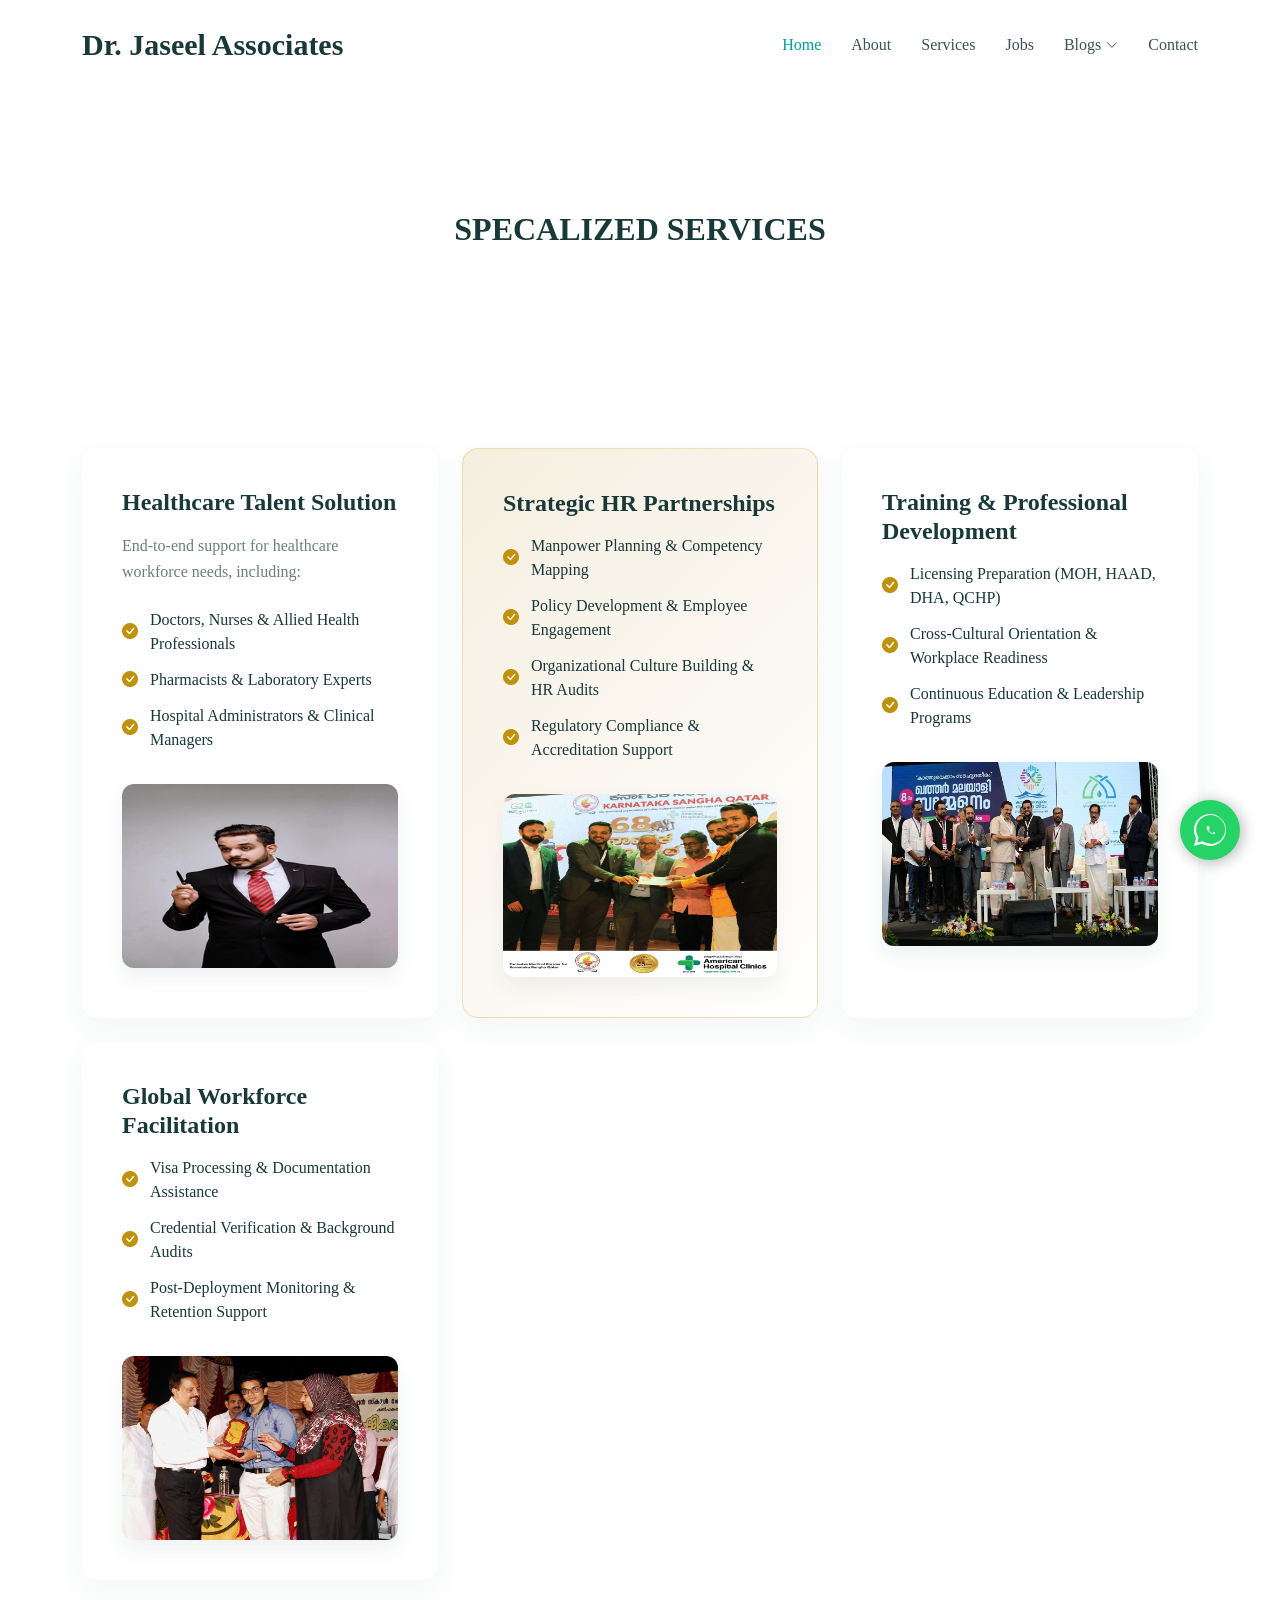
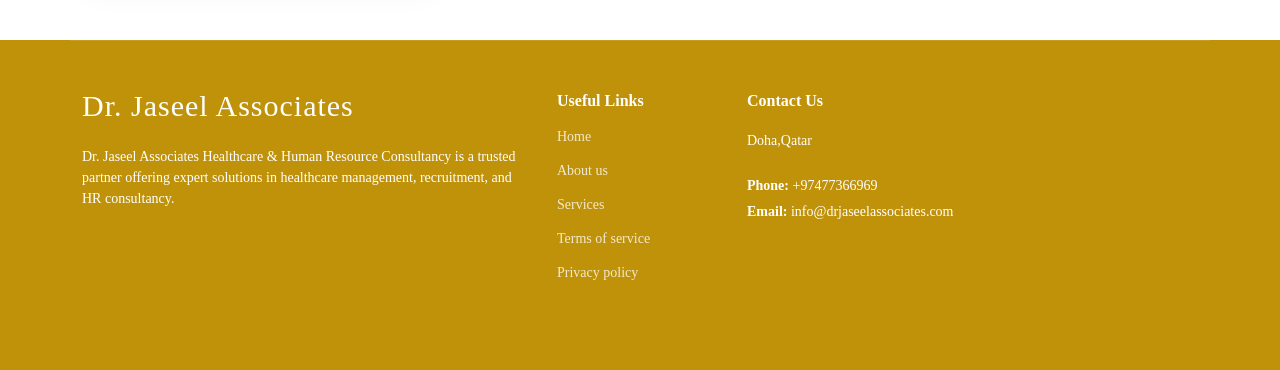
<file: services.html>
<!DOCTYPE html>
<html lang="en">

<head>
  <meta charset="utf-8">
  <meta content="width=device-width, initial-scale=1.0" name="viewport">
  <title>Dr. Jaseel Associates
  </title>
  <meta name="description" content="">
  <meta name="keywords" content="">

  <!-- Favicons -->
  <link href="assets/img/misc/dja.jpeg" rel="icon">
  <link href="assets/img/apple-touch-icon.png" rel="apple-touch-icon">

  <!-- Fonts -->
  <link href="https://fonts.googleapis.com" rel="preconnect">
  <link href="https://fonts.gstatic.com" rel="preconnect" crossorigin>
  <link href="https://fonts.googleapis.com/css2?family=Roboto:ital,wght@0,100;0,300;0,400;0,500;0,700;0,900;1,100;1,300;1,400;1,500;1,700;1,900&family=Ubuntu:ital,wght@0,300;0,400;0,500;0,700;1,300;1,400;1,500;1,700&family=Rubik:ital,wght@0,300;0,400;0,500;0,600;0,700;0,800;0,900;1,300;1,400;1,500;1,600;1,700;1,800;1,900&display=swap" rel="stylesheet">

  <!-- Vendor CSS Files -->
  <link href="assets/vendor/bootstrap/css/bootstrap.min.css" rel="stylesheet">
  <link href="assets/vendor/bootstrap-icons/bootstrap-icons.css" rel="stylesheet">
  <link href="assets/vendor/aos/aos.css" rel="stylesheet">
  <link href="assets/vendor/glightbox/css/glightbox.min.css" rel="stylesheet">
  <link href="assets/vendor/swiper/swiper-bundle.min.css" rel="stylesheet">

  <!-- Main CSS File -->
  <link href="assets/css/main.css" rel="stylesheet">

  <!-- =======================================================
  * Template Name: Landify
  * Template URL: https://bootstrapmade.com/landify-bootstrap-landing-page-template/
  * Updated: Aug 04 2025 with Bootstrap v5.3.7
  * Author: BootstrapMade.com
  * License: https://bootstrapmade.com/license/
  ======================================================== -->
</head>

<body class="index-page">

  <header id="header" class="header d-flex align-items-center fixed-top">
    <div class="container position-relative d-flex align-items-center justify-content-between">

      <a href="index.html" class="logo d-flex align-items-center me-auto me-xl-0">
        <!-- Uncomment the line below if you also wish to use an image logo -->
        <!-- <img src="assets/img/logo.webp" alt=""> -->
        <h1 class="sitename"> Dr. Jaseel 
Associates</h1>
      </a>

      <nav id="navmenu" class="navmenu">
        <ul>
          <li><a href="index.html" class="active">Home</a></li>
          <li><a href="about.html">About</a></li>
          <li><a href="services.html">Services</a></li>
        
        
          <li><a href="starter-page.html">Jobs</a></li>
          <li class="dropdown"><a href="blogs.html"><span>Blogs</span> <i class="bi bi-chevron-down toggle-dropdown"></i></a>
            <ul>
              <li><a href="corevalues.html">Core Values</a></li>
              <li><a href="testimonials.html">Testimonials</a></li>
             
            </ul>
          </li>
          <li><a href="contact.html">Contact</a></li>
        </ul>
        <i class="mobile-nav-toggle d-xl-none bi bi-list"></i>
      </nav>

     

    </div>
  </header>
  
<section id="features" class="features section">

      <!-- Section Title -->
     

     

    </section><!-- /Features Section -->

    <!-- Features Cards Section -->
  

    <!-- Features 2 Section -->
    
<section id="features" class="features section">

      <!-- Section Title -->
      <div class="container section-title" data-aos="fade-up">
      
          <h2> Specalized Services</h2>
        
      </div><!-- End Section Title -->

     

    </section><!-- /Features Section -->

    <!-- Features Cards Section -->
  

    <!-- Features 2 Section -->
     <section id="features-2" class="features-2 section">

      <div class="container" data-aos="fade-up" data-aos-delay="100">

        <div class="row g-4">
          <div class="col-lg-4" data-aos="fade-up" data-aos-delay="150">
            <div class="feature-card">
             
              <h3> Healthcare Talent Solution</h3>
              <p> End-to-end support for healthcare workforce needs, including:</p>
              <ul class="feature-benefits">
                <li><i class="bi bi-check-circle-fill"></i> Doctors, Nurses & Allied Health Professionals</li>
                <li><i class="bi bi-check-circle-fill"></i>Pharmacists & Laboratory Experts</li>
                <li><i class="bi bi-check-circle-fill"></i> Hospital Administrators & Clinical Managers</li>
              </ul>
              <div class="feature-image">
                <img src="assets/img/features/nnnnnnn.jpeg" alt="Dashboard Interface" class="img-fluid" loading="lazy">
              </div>
            </div>
          </div>

          <div class="col-lg-4" data-aos="fade-up" data-aos-delay="200">
            <div class="feature-card highlighted">
             
              <h3> Strategic HR Partnerships</h3>
              <ul class="feature-benefits">
                <li><i class="bi bi-check-circle-fill"></i> Manpower Planning & Competency Mapping</li>
                <li><i class="bi bi-check-circle-fill"></i> Policy Development & Employee Engagement</li>
                <li><i class="bi bi-check-circle-fill"></i> Organizational Culture Building & HR Audits</li>
                   <li><i class="bi bi-check-circle-fill"></i>Regulatory Compliance & Accreditation Support</li>
                      
              </ul>
              <div class="feature-image">
                <img src="assets/img/features/ffff.jpeg" alt="Analytics Tools" class="img-fluid" loading="lazy">
              </div>
            </div>
          </div>

          <div class="col-lg-4" data-aos="fade-up" data-aos-delay="250">
            <div class="feature-card">
             
              <h3>Training & Professional Development</h3>
              
              <ul class="feature-benefits">
                <li><i class="bi bi-check-circle-fill"></i> Licensing Preparation (MOH, HAAD, DHA, QCHP)</li>
                <li><i class="bi bi-check-circle-fill"></i> Cross-Cultural Orientation & Workplace Readiness</li>
                <li><i class="bi bi-check-circle-fill"></i> Continuous Education & Leadership Programs </li>
              </ul>
              <div class="feature-image">
                <img src="assets/img/services/qwe.jpeg" alt="Security Features" class="img-fluid" loading="lazy">
              </div>
            </div>
          </div>


             <div class="col-lg-4" data-aos="fade-up" data-aos-delay="250">
            <div class="feature-card">
             
              <h3>Global Workforce Facilitation</h3>
              
              <ul class="feature-benefits">
                <li><i class="bi bi-check-circle-fill"></i> Visa Processing & Documentation Assistance</li>
                <li><i class="bi bi-check-circle-fill"></i>  Credential Verification & Background Audits</li>
                <li><i class="bi bi-check-circle-fill"></i>  Post-Deployment Monitoring & Retention Support </li>
              </ul>
              <div class="feature-image">
                <img src="assets/img/features/ddddd.jpeg" alt="Security Features" class="img-fluid" loading="lazy">
              </div>
            </div>
          </div>


         





        </div>








      </div>

    </section><!-- /Features 2 Section -->



 <footer id="footer" class="footer position-relative dark-background">

    <div class="container footer-top">
      <div class="row gy-4">
        <div class="col-lg-5 col-md-12 footer-about">
          <a href="index.html" class="logo d-flex align-items-center">
            <span class="sitename"> Dr. Jaseel Associates</span>
          </a>
          <p>Dr. Jaseel Associates Healthcare & Human Resource Consultancy is a trusted partner offering expert solutions in healthcare management, recruitment, and HR consultancy.</p>
          <!-- <div class="social-links d-flex mt-4">
            <a href=""><i class="bi bi-twitter-x"></i></a>
            <a href=""><i class="bi bi-facebook"></i></a>
            <a href=""><i class="bi bi-instagram"></i></a>
            <a href=""><i class="bi bi-linkedin"></i></a>
          </div> -->
        </div>

        <div class="col-lg-2 col-6 footer-links">
          <h4>Useful Links</h4>
          <ul>
            <li><a href="#">Home</a></li>
            <li><a href="#">About us</a></li>
            <li><a href="#">Services</a></li>
            <li><a href="#">Terms of service</a></li>
            <li><a href="#">Privacy policy</a></li>
          </ul>
        </div>

       

        <div class="col-lg-3 col-md-12 footer-contact text-center text-md-start">
          <h4>Contact Us</h4>
          <p>Doha,Qatar</p>
         
          <p class="mt-4"><strong>Phone:</strong> <span> +97477366969 </span></p>
          <p><strong>Email:</strong> <span>info@drjaseelassociates.com </span></p>
        </div>

      </div>
    </div>

    

  </footer>

  <!-- Scroll Top -->
  <a href="#" id="scroll-top" class="scroll-top d-flex align-items-center justify-content-center"><i class="bi bi-arrow-up-short"></i></a>

  <!-- Vendor JS Files -->
  <script src="assets/vendor/bootstrap/js/bootstrap.bundle.min.js"></script>
  <script src="assets/vendor/php-email-form/validate.js"></script>
  <script src="assets/vendor/aos/aos.js"></script>
  <script src="assets/vendor/glightbox/js/glightbox.min.js"></script>
  <script src="assets/vendor/swiper/swiper-bundle.min.js"></script>
  <script src="assets/vendor/purecounter/purecounter_vanilla.js"></script>

  <!-- Main JS File -->
  <script src="assets/js/main.js"></script>
    <a href="https://wa.me/+97477366969?text=Hello!%20I%20would%20like%20to%20know%20more%20about%20your%20services"  
       class="whatsapp-float pulse" 
       target="_blank"
       id="whatsappBtn">
        <svg class="whatsapp-icon" viewBox="0 0 32 32" xmlns="http://www.w3.org/2000/svg">
            <path d="M16 0c-8.837 0-16 7.163-16 16 0 2.825 0.737 5.607 2.137 8.048l-2.137 7.952 7.933-2.127c2.42 1.396 5.194 2.127 8.067 2.127 8.837 0 16-7.163 16-16s-7.163-16-16-16zM16 29.467c-2.482 0-4.908-0.646-7.07-1.87l-0.507-0.292-5.247 1.408 1.408-5.234-0.321-0.532c-1.371-2.266-2.096-4.868-2.096-7.514 0-7.977 6.489-14.467 14.467-14.467s14.467 6.489 14.467 14.467c0 7.977-6.489 14.467-14.467 14.467zM21.641 18.857c-0.215-0.107-1.272-0.627-1.469-0.699-0.197-0.071-0.341-0.107-0.483 0.107s-0.556 0.699-0.681 0.843c-0.125 0.143-0.251 0.161-0.467 0.054-1.619-0.809-2.683-1.445-3.755-3.273-0.285-0.484 0.285-0.449 0.813-1.496 0.089-0.179 0.045-0.331-0.025-0.465-0.071-0.134-0.483-1.169-0.663-1.598-0.174-0.418-0.353-0.361-0.483-0.367-0.125-0.006-0.268-0.006-0.411-0.006s-0.376 0.054-0.574 0.268c-0.197 0.215-0.753 0.735-0.753 1.794s0.771 2.08 0.878 2.223c0.107 0.143 1.504 2.298 3.647 3.224 1.356 0.586 1.887 0.627 2.565 0.528 0.411-0.060 1.272-0.519 1.451-1.021 0.179-0.502 0.179-0.933 0.125-1.021-0.053-0.089-0.196-0.143-0.411-0.25z"/>
        </svg>
    </a>
</body>

</html>
</file>
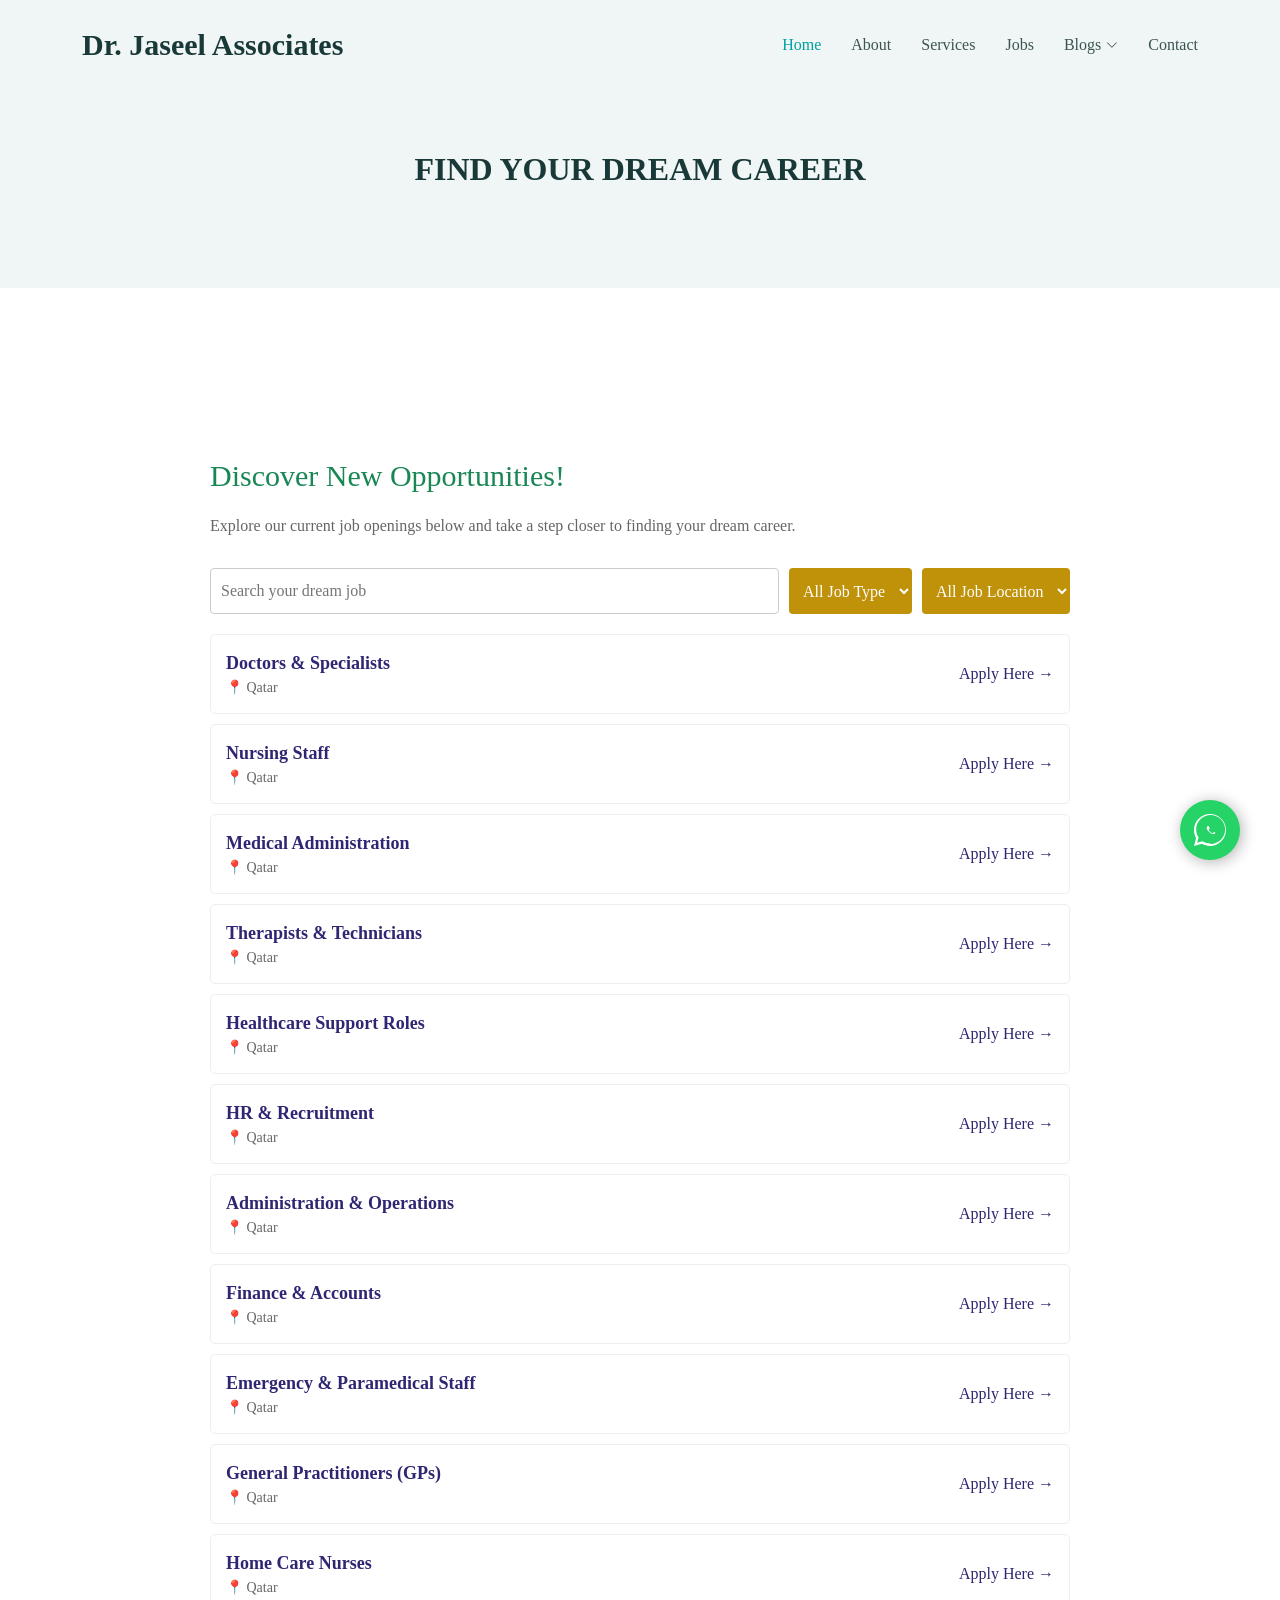
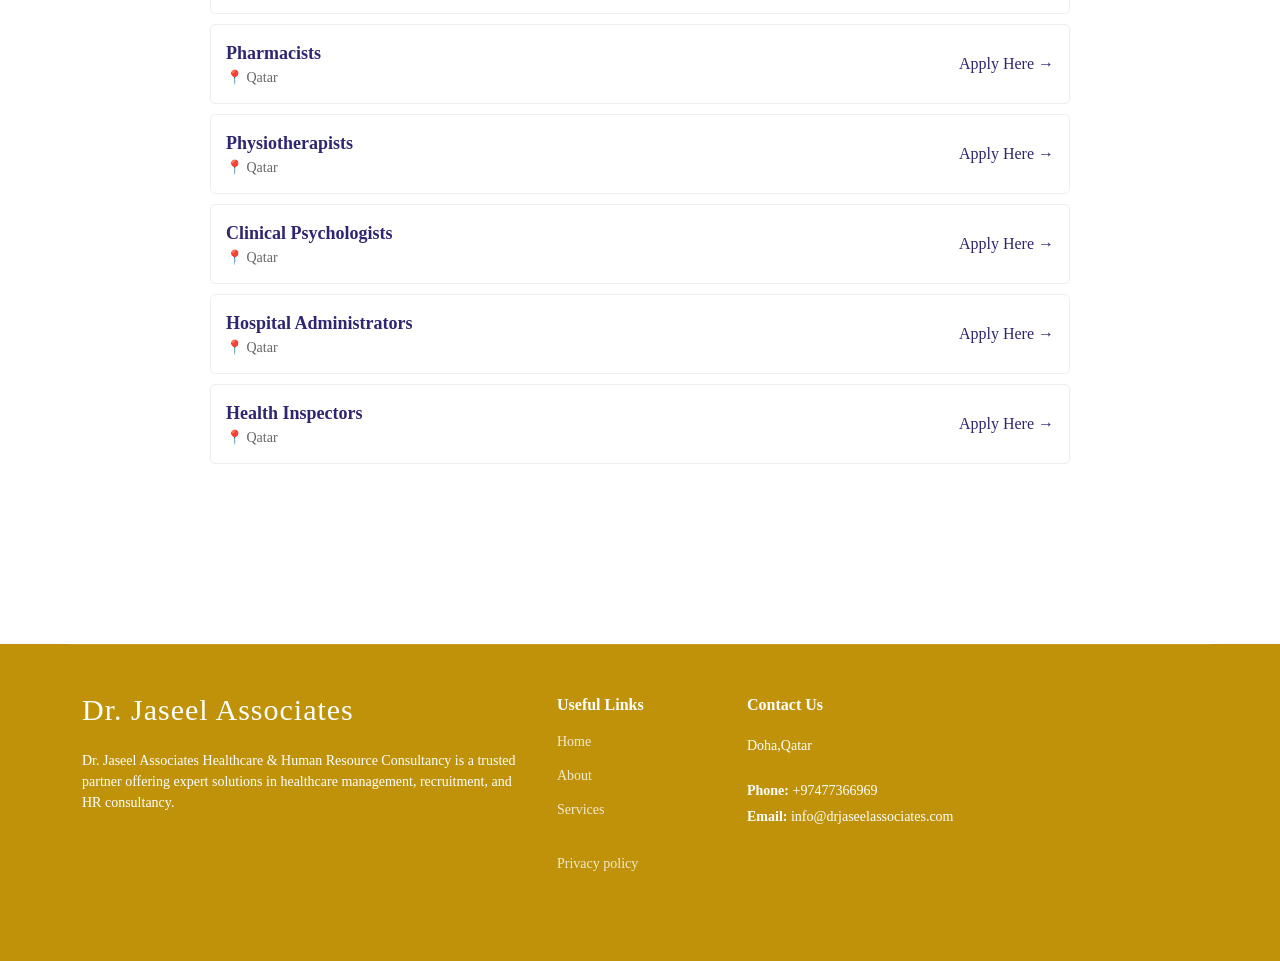
<file: starter-page.html>
<!DOCTYPE html>
<html lang="en">

<head>
  <meta charset="utf-8">
  <meta content="width=device-width, initial-scale=1.0" name="viewport">
  <title>Dr. Jaseel Associates
  </title>
  <meta name="description" content="">
  <meta name="keywords" content="">

  <!-- Favicons -->
  <link href="assets/img/favicon.png" rel="icon">
  <link href="assets/img/apple-touch-icon.png" rel="apple-touch-icon">

  <!-- Fonts -->
  <link href="https://fonts.googleapis.com" rel="preconnect">
  <link href="https://fonts.gstatic.com" rel="preconnect" crossorigin>
  <link href="https://fonts.googleapis.com/css2?family=Roboto:ital,wght@0,100;0,300;0,400;0,500;0,700;0,900;1,100;1,300;1,400;1,500;1,700;1,900&family=Ubuntu:ital,wght@0,300;0,400;0,500;0,700;1,300;1,400;1,500;1,700&family=Rubik:ital,wght@0,300;0,400;0,500;0,600;0,700;0,800;0,900;1,300;1,400;1,500;1,600;1,700;1,800;1,900&display=swap" rel="stylesheet">

  <!-- Vendor CSS Files -->
  <link href="assets/vendor/bootstrap/css/bootstrap.min.css" rel="stylesheet">
  <link href="assets/vendor/bootstrap-icons/bootstrap-icons.css" rel="stylesheet">
  <link href="assets/vendor/aos/aos.css" rel="stylesheet">
  <link href="assets/vendor/glightbox/css/glightbox.min.css" rel="stylesheet">
  <link href="assets/vendor/swiper/swiper-bundle.min.css" rel="stylesheet">

  <!-- Main CSS File -->
  <link href="assets/css/main.css" rel="stylesheet">

  <!-- =======================================================
  * Template Name: Landify
  * Template URL: https://bootstrapmade.com/landify-bootstrap-landing-page-template/
  * Updated: Aug 04 2025 with Bootstrap v5.3.7
  * Author: BootstrapMade.com
  * License: https://bootstrapmade.com/license/
  ======================================================== -->
</head>

<body class="index-page">

  <header id="header" class="header d-flex align-items-center fixed-top">
    <div class="container position-relative d-flex align-items-center justify-content-between">

      <a href="index.html" class="logo d-flex align-items-center me-auto me-xl-0">
        <!-- Uncomment the line below if you also wish to use an image logo -->
        <!-- <img src="assets/img/logo.webp" alt=""> -->
        <h1 class="sitename"> Dr. Jaseel 
Associates</h1>
      </a>

      <nav id="navmenu" class="navmenu">
        <ul>
          <li><a href="index.html" class="active">Home</a></li>
          <li><a href="about.html">About</a></li>
          <li><a href="services.html">Services</a></li>
        
        
          <li><a href="starter-page.html">Jobs</a></li>
          <li class="dropdown"><a href="blogs.html"><span>Blogs</span> <i class="bi bi-chevron-down toggle-dropdown"></i></a>
            <ul>
              <li><a href="corevalues.html">Core Values</a></li>
              <li><a href="testimonials.html">Testimonials</a></li>
             
            </ul>
          </li>
          <li><a href="contact.html">Contact</a></li>
        </ul>
        <i class="mobile-nav-toggle d-xl-none bi bi-list"></i>
      </nav>

     

    </div>
  </header>

  <main class="main">

    <!-- Page Title -->
    <div class="page-title light-background">
    <div class="container section-title BOX3" data-aos="fade-up">
      
          <h2> Find Your Dream Career</h2>
        
      </div><!-- End Section Title -->
    </div><!-- End Page Title -->

    <!-- Starter Section Section -->
    <section class="job-section">
    <h2>Discover New Opportunities!</h2>
    <p>Explore our current job openings below and take a step closer to finding your dream career.</p>

    <div class="filters">
      <input type="text" id="search" placeholder="Search your dream job" onkeyup="filterJobs()" />
      <select id="jobType" onchange="filterJobs()">
        <option value="all">All Job Type</option>
        <option value="Contract">Full Time</option>
        <option value="Part Time">Part Time</option>
      </select>
      <select id="jobLocation" onchange="filterJobs()">
        <option value="all">All Job Location</option>
        <option value="Qatar">Qatar</option>
        <option value="India">India</option>
      </select>
    </div>

    <div id="jobList">
      <div class="job-card" data-title="ERT Officer" data-type="Contract" data-location="Qatar">
        <div>
          <div class="job-title">Doctors & Specialists</div>
          <div class="job-details">
            
            <span>📍 Qatar</span>
          </div>
        </div>
        <a href="contact.html" class="apply-link">Apply Here →</a>
      </div>

      <div class="job-card" data-title="AutoCAD Expert" data-type="Part Time" data-location="Qatar">
        <div>
          <div class="job-title"> Nursing Staff</div>
          <div class="job-details">
          
            <span>📍 Qatar</span>
          </div>
        </div>
        <a href="contact.html" class="apply-link">Apply Here →</a>
      </div>

      <div class="job-card" data-title="Nurse" data-type="Full Time" data-location="India">
        <div>
          <div class="job-title"> Medical Administration</div>
          <div class="job-details">
            
            <span>📍 Qatar</span>
          </div>
        </div>
        <a href="contact.html" class="apply-link">Apply Here →</a>
      </div>

      <div class="job-card" data-title="Nurse" data-type="Full Time" data-location="India">
        <div>
          <div class="job-title"> Therapists & Technicians</div>
          <div class="job-details">
            
            <span>📍 Qatar</span>
          </div>
        </div>
        <a href="contact.html" class="apply-link">Apply Here →</a>
      </div>


      <div class="job-card" data-title="Nurse" data-type="Full Time" data-location="India">
        <div>
          <div class="job-title"> Healthcare Support Roles</div>
          <div class="job-details">
            
            <span>📍 Qatar</span>
          </div>
        </div>
        <a href="contact.html" class="apply-link">Apply Here →</a>
      </div>


      <div class="job-card" data-title="Nurse" data-type="Full Time" data-location="India">
        <div>
          <div class="job-title"> HR & Recruitment</div>
          <div class="job-details">
            
            <span>📍 Qatar</span>
          </div>
        </div>
        <a href="contact.html" class="apply-link">Apply Here →</a>
      </div>



      <div class="job-card" data-title="Nurse" data-type="Full Time" data-location="India">
        <div>
          <div class="job-title"> Administration & Operations</div>
          <div class="job-details">
            
            <span>📍 Qatar</span>
          </div>
        </div>
        <a href="contact.html" class="apply-link">Apply Here →</a>
      </div>



      <div class="job-card" data-title="Nurse" data-type="Full Time" data-location="India">
        <div>
          <div class="job-title"> Finance & Accounts</div>
          <div class="job-details">
            
            <span>📍 Qatar</span>
          </div>
        </div>
        <a href="contact.html" class="apply-link">Apply Here →</a>
      </div>



      <div class="job-card" data-title="Nurse" data-type="Full Time" data-location="India">
        <div>
          <div class="job-title"> Emergency & Paramedical Staff</div>
          <div class="job-details">
            
            <span>📍 Qatar</span>
          </div>
        </div>
        <a href="contact.html" class="apply-link">Apply Here →</a>
      </div>



      <div class="job-card" data-title="Nurse" data-type="Full Time" data-location="India">
        <div>
          <div class="job-title"> General Practitioners (GPs)</div>
          <div class="job-details">
            
            <span>📍 Qatar</span>
          </div>
        </div>
        <a href="contact.html" class="apply-link">Apply Here →</a>
      </div>


      <div class="job-card" data-title="Nurse" data-type="Full Time" data-location="India">
        <div>
          <div class="job-title"> Home Care Nurses</div>
          <div class="job-details">
            
            <span>📍 Qatar</span>
          </div>
        </div>
        <a href="contact.html" class="apply-link">Apply Here →</a>
      </div>


      <div class="job-card" data-title="Nurse" data-type="Full Time" data-location="India">
        <div>
          <div class="job-title"> Pharmacists</div>
          <div class="job-details">
            
            <span>📍 Qatar</span>
          </div>
        </div>
        <a href="contact.html" class="apply-link">Apply Here →</a>
      </div>


      <div class="job-card" data-title="Nurse" data-type="Full Time" data-location="India">
        <div>
          <div class="job-title"> Physiotherapists</div>
          <div class="job-details">
            
            <span>📍 Qatar</span>
          </div>
        </div>
        <a href="contact.html" class="apply-link">Apply Here →</a>
      </div>


      <div class="job-card" data-title="Nurse" data-type="Full Time" data-location="India">
        <div>
          <div class="job-title"> Clinical Psychologists</div>
          <div class="job-details">
            
            <span>📍 Qatar</span>
          </div>
        </div>
        <a href="contact.html" class="apply-link">Apply Here →</a>
      </div>


      <div class="job-card" data-title="Nurse" data-type="Full Time" data-location="India">
        <div>
          <div class="job-title"> Hospital Administrators</div>
          <div class="job-details">
            
            <span>📍 Qatar</span>
          </div>
        </div>
        <a href="contact.html" class="apply-link">Apply Here →</a>
      </div>


      <div class="job-card" data-title="Nurse" data-type="Full Time" data-location="India">
        <div>
          <div class="job-title"> Health Inspectors</div>
          <div class="job-details">
            
            <span>📍 Qatar</span>
          </div>
        </div>
        <a href="contact.html" class="apply-link">Apply Here →</a>
      </div>
    </div>
  </section>

  </main>

  <footer id="footer" class="footer position-relative dark-background">

    <div class="container footer-top">
      <div class="row gy-4">
        <div class="col-lg-5 col-md-12 footer-about">
          <a href="index.html" class="logo d-flex align-items-center">
            <span class="sitename"> Dr. Jaseel Associates</span>
          </a>
          <p>Dr. Jaseel Associates Healthcare & Human Resource Consultancy is a trusted partner offering expert solutions in healthcare management, recruitment, and HR consultancy.</p>
          
        </div>

        <div class="col-lg-2 col-6 footer-links">
          <h4>Useful Links</h4>
          <ul>
            <li><a href="#">Home</a></li>
            <li><a href="#">About </a></li>
            <li><a href="#">Services</a></li>
            <li><a href="#"> </a></li>
            <li><a href="#">Privacy policy</a></li>
          </ul>
        </div>

      

        <div class="col-lg-3 col-md-12 footer-contact text-center text-md-start">
          <h4>Contact Us</h4>
          <p> Doha,Qatar</p>
          
          <p class="mt-4"><strong>Phone:</strong> <span> +97477366969  </span></p>
          <p><strong>Email:</strong> <span> info@drjaseelassociates.com</span></p>
        </div>

      </div>
    </div>

   

  </footer>

  <!-- Scroll Top -->
  <a href="#" id="scroll-top" class="scroll-top d-flex align-items-center justify-content-center"><i class="bi bi-arrow-up-short"></i></a>

  <!-- Vendor JS Files -->
  <script src="assets/vendor/bootstrap/js/bootstrap.bundle.min.js"></script>
  <script src="assets/vendor/php-email-form/validate.js"></script>
  <script src="assets/vendor/aos/aos.js"></script>
  <script src="assets/vendor/glightbox/js/glightbox.min.js"></script>
  <script src="assets/vendor/swiper/swiper-bundle.min.js"></script>
  <script src="assets/vendor/purecounter/purecounter_vanilla.js"></script>

  <!-- Main JS File -->
  <script src="assets/js/main.js"></script>
   <a href="https://wa.me/+97477366969?text=Hello!%20I%20would%20like%20to%20know%20more%20about%20your%20services"  
       class="whatsapp-float pulse" 
       target="_blank"
       id="whatsappBtn">
        <svg class="whatsapp-icon" viewBox="0 0 32 32" xmlns="http://www.w3.org/2000/svg">
            <path d="M16 0c-8.837 0-16 7.163-16 16 0 2.825 0.737 5.607 2.137 8.048l-2.137 7.952 7.933-2.127c2.42 1.396 5.194 2.127 8.067 2.127 8.837 0 16-7.163 16-16s-7.163-16-16-16zM16 29.467c-2.482 0-4.908-0.646-7.07-1.87l-0.507-0.292-5.247 1.408 1.408-5.234-0.321-0.532c-1.371-2.266-2.096-4.868-2.096-7.514 0-7.977 6.489-14.467 14.467-14.467s14.467 6.489 14.467 14.467c0 7.977-6.489 14.467-14.467 14.467zM21.641 18.857c-0.215-0.107-1.272-0.627-1.469-0.699-0.197-0.071-0.341-0.107-0.483 0.107s-0.556 0.699-0.681 0.843c-0.125 0.143-0.251 0.161-0.467 0.054-1.619-0.809-2.683-1.445-3.755-3.273-0.285-0.484 0.285-0.449 0.813-1.496 0.089-0.179 0.045-0.331-0.025-0.465-0.071-0.134-0.483-1.169-0.663-1.598-0.174-0.418-0.353-0.361-0.483-0.367-0.125-0.006-0.268-0.006-0.411-0.006s-0.376 0.054-0.574 0.268c-0.197 0.215-0.753 0.735-0.753 1.794s0.771 2.08 0.878 2.223c0.107 0.143 1.504 2.298 3.647 3.224 1.356 0.586 1.887 0.627 2.565 0.528 0.411-0.060 1.272-0.519 1.451-1.021 0.179-0.502 0.179-0.933 0.125-1.021-0.053-0.089-0.196-0.143-0.411-0.25z"/>
        </svg>
    </a>
</body>

</html>
</file>
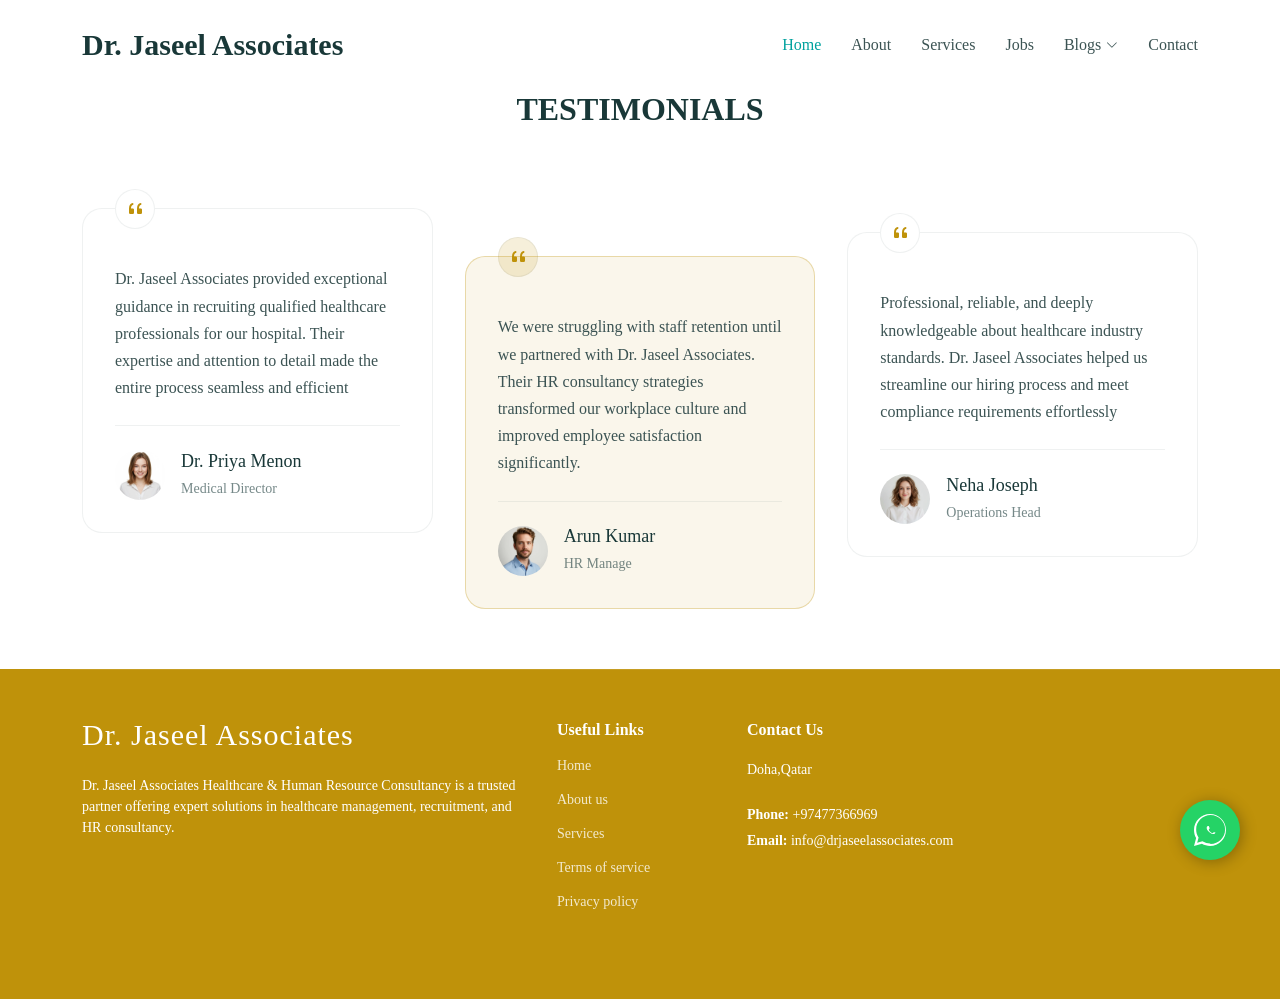
<file: testimonials.html>
<!DOCTYPE html>
<html lang="en">

<head>
  <meta charset="utf-8">
  <meta content="width=device-width, initial-scale=1.0" name="viewport">
  <title>Dr. Jaseel Associates
  </title>
  <meta name="description" content="">
  <meta name="keywords" content="">

  <!-- Favicons -->
  <link href="assets/img/misc/dja.jpeg" rel="icon">
  <link href="assets/img/apple-touch-icon.png" rel="apple-touch-icon">

  <!-- Fonts -->
  <link href="https://fonts.googleapis.com" rel="preconnect">
  <link href="https://fonts.gstatic.com" rel="preconnect" crossorigin>
  <link href="https://fonts.googleapis.com/css2?family=Roboto:ital,wght@0,100;0,300;0,400;0,500;0,700;0,900;1,100;1,300;1,400;1,500;1,700;1,900&family=Ubuntu:ital,wght@0,300;0,400;0,500;0,700;1,300;1,400;1,500;1,700&family=Rubik:ital,wght@0,300;0,400;0,500;0,600;0,700;0,800;0,900;1,300;1,400;1,500;1,600;1,700;1,800;1,900&display=swap" rel="stylesheet">

  <!-- Vendor CSS Files -->
  <link href="assets/vendor/bootstrap/css/bootstrap.min.css" rel="stylesheet">
  <link href="assets/vendor/bootstrap-icons/bootstrap-icons.css" rel="stylesheet">
  <link href="assets/vendor/aos/aos.css" rel="stylesheet">
  <link href="assets/vendor/glightbox/css/glightbox.min.css" rel="stylesheet">
  <link href="assets/vendor/swiper/swiper-bundle.min.css" rel="stylesheet">

  <!-- Main CSS File -->
  <link href="assets/css/main.css" rel="stylesheet">

  <!-- =======================================================
  * Template Name: Landify
  * Template URL: https://bootstrapmade.com/landify-bootstrap-landing-page-template/
  * Updated: Aug 04 2025 with Bootstrap v5.3.7
  * Author: BootstrapMade.com
  * License: https://bootstrapmade.com/license/
  ======================================================== -->
</head>

<body class="index-page">

  <header id="header" class="header d-flex align-items-center fixed-top">
    <div class="container position-relative d-flex align-items-center justify-content-between">

      <a href="index.html" class="logo d-flex align-items-center me-auto me-xl-0">
        <!-- Uncomment the line below if you also wish to use an image logo -->
        <!-- <img src="assets/img/logo.webp" alt=""> -->
        <h1 class="sitename"> Dr. Jaseel 
Associates</h1>
      </a>

      <nav id="navmenu" class="navmenu">
        <ul>
          <li><a href="index.html" class="active">Home</a></li>
          <li><a href="about.html">About</a></li>
          
          <li><a href="services.html">Services</a></li>
        
          <li><a href="starter-page.html">Jobs</a></li>
          <li class="dropdown"><a href="blogs.html"><span>Blogs</span> <i class="bi bi-chevron-down toggle-dropdown"></i></a>
            <ul>
              <li><a href="corevalues.html">Core Values</a></li>
              <li><a href="testimonials.html">Testimonials</a></li>
             
            </ul>
          </li>
          <li><a href="contact.html">Contact</a></li>
        </ul>
        <i class="mobile-nav-toggle d-xl-none bi bi-list"></i>
      </nav>

     

    </div>
  </header>


   <section id="testimonials" class="testimonials section">

      <!-- Section Title -->
      <div class="container section-title" data-aos="fade-up">
    
        <h2>Testimonials</h2>
  
      </div><!-- End Section Title -->

      <div class="container">

        <div class="testimonial-masonry">

          <div class="testimonial-item" data-aos="fade-up">
            <div class="testimonial-content">
              <div class="quote-pattern">
                <i class="bi bi-quote"></i>
              </div>
              <p>Dr. Jaseel Associates provided exceptional guidance in recruiting qualified healthcare professionals for our hospital. Their expertise and attention to detail made the entire process seamless and efficient</p>
              <div class="client-info">
                <div class="client-image">
                  <img src="assets/img/person/person-f-7.webp" alt="Client">
                </div>
                <div class="client-details">
                  <h3> Dr. Priya Menon</h3>
                  <span class="position"> Medical Director</span>
                </div>
              </div>
            </div>
          </div>

          <div class="testimonial-item highlight" data-aos="fade-up" data-aos-delay="100">
            <div class="testimonial-content">
              <div class="quote-pattern">
                <i class="bi bi-quote"></i>
              </div>
              <p> We were struggling with staff retention until we partnered with Dr. Jaseel Associates. Their HR consultancy strategies transformed our workplace culture and improved employee satisfaction significantly.</p>
              <div class="client-info">
                <div class="client-image">
                  <img src="assets/img/person/person-m-7.webp" alt="Client">
                </div>
                <div class="client-details">
                  <h3>Arun Kumar</h3>
                  <span class="position"> HR Manage</span>
                </div>
              </div>
            </div>
          </div>

          <div class="testimonial-item" data-aos="fade-up" data-aos-delay="200">
            <div class="testimonial-content">
              <div class="quote-pattern">
                <i class="bi bi-quote"></i>
              </div>
              <p> Professional, reliable, and deeply knowledgeable about healthcare industry standards. Dr. Jaseel Associates helped us streamline our hiring process and meet compliance requirements effortlessly</p>
              <div class="client-info">
                <div class="client-image">
                  <img src="assets/img/person/person-f-8.webp" alt="Client">
                </div>
                <div class="client-details">
                  <h3> Neha Joseph</h3>
                  <span class="position"> Operations Head </span>
                </div>
              </div>
            </div>
          </div>

         

         
        

        </div>

      </div>

    </section><!-- /Testimonials Section -->


<footer id="footer" class="footer position-relative dark-background">

    <div class="container footer-top">
      <div class="row gy-4">
        <div class="col-lg-5 col-md-12 footer-about">
          <a href="index.html" class="logo d-flex align-items-center">
            <span class="sitename"> Dr. Jaseel Associates</span>
          </a>
          <p>Dr. Jaseel Associates Healthcare & Human Resource Consultancy is a trusted partner offering expert solutions in healthcare management, recruitment, and HR consultancy.</p>
          <!-- <div class="social-links d-flex mt-4">
            <a href=""><i class="bi bi-twitter-x"></i></a>
            <a href=""><i class="bi bi-facebook"></i></a>
            <a href=""><i class="bi bi-instagram"></i></a>
            <a href=""><i class="bi bi-linkedin"></i></a>
          </div> -->
        </div>

        <div class="col-lg-2 col-6 footer-links">
          <h4>Useful Links</h4>
          <ul>
            <li><a href="#">Home</a></li>
            <li><a href="#">About us</a></li>
            <li><a href="#">Services</a></li>
            <li><a href="#">Terms of service</a></li>
            <li><a href="#">Privacy policy</a></li>
          </ul>
        </div>

       

        <div class="col-lg-3 col-md-12 footer-contact text-center text-md-start">
          <h4>Contact Us</h4>
          <p>Doha,Qatar</p>
         
          <p class="mt-4"><strong>Phone:</strong> <span> +97477366969 </span></p>
          <p><strong>Email:</strong> <span>info@drjaseelassociates.com </span></p>
        </div>

      </div>
    </div>

    

  </footer>

  <!-- Scroll Top -->
    <a href="#" id="scroll-top" class="scroll-top d-flex align-items-center justify-content-center"><i class="bi bi-arrow-up-short"></i></a>

  <!-- Vendor JS Files -->
  <script src="assets/vendor/bootstrap/js/bootstrap.bundle.min.js"></script>
  <script src="assets/vendor/php-email-form/validate.js"></script>
  <script src="assets/vendor/aos/aos.js"></script>
  <script src="assets/vendor/glightbox/js/glightbox.min.js"></script>
  <script src="assets/vendor/swiper/swiper-bundle.min.js"></script>
  <script src="assets/vendor/purecounter/purecounter_vanilla.js"></script>

  <!-- Main JS File -->
  <script src="assets/js/main.js"></script>
    <a href="https://wa.me/+97477366969?text=Hello!%20I%20would%20like%20to%20know%20more%20about%20your%20services"  
       class="whatsapp-float pulse" 
       target="_blank"
       id="whatsappBtn">
        <svg class="whatsapp-icon" viewBox="0 0 32 32" xmlns="http://www.w3.org/2000/svg">
            <path d="M16 0c-8.837 0-16 7.163-16 16 0 2.825 0.737 5.607 2.137 8.048l-2.137 7.952 7.933-2.127c2.42 1.396 5.194 2.127 8.067 2.127 8.837 0 16-7.163 16-16s-7.163-16-16-16zM16 29.467c-2.482 0-4.908-0.646-7.07-1.87l-0.507-0.292-5.247 1.408 1.408-5.234-0.321-0.532c-1.371-2.266-2.096-4.868-2.096-7.514 0-7.977 6.489-14.467 14.467-14.467s14.467 6.489 14.467 14.467c0 7.977-6.489 14.467-14.467 14.467zM21.641 18.857c-0.215-0.107-1.272-0.627-1.469-0.699-0.197-0.071-0.341-0.107-0.483 0.107s-0.556 0.699-0.681 0.843c-0.125 0.143-0.251 0.161-0.467 0.054-1.619-0.809-2.683-1.445-3.755-3.273-0.285-0.484 0.285-0.449 0.813-1.496 0.089-0.179 0.045-0.331-0.025-0.465-0.071-0.134-0.483-1.169-0.663-1.598-0.174-0.418-0.353-0.361-0.483-0.367-0.125-0.006-0.268-0.006-0.411-0.006s-0.376 0.054-0.574 0.268c-0.197 0.215-0.753 0.735-0.753 1.794s0.771 2.08 0.878 2.223c0.107 0.143 1.504 2.298 3.647 3.224 1.356 0.586 1.887 0.627 2.565 0.528 0.411-0.060 1.272-0.519 1.451-1.021 0.179-0.502 0.179-0.933 0.125-1.021-0.053-0.089-0.196-0.143-0.411-0.25z"/>
        </svg>
    </a>
   

</body>

</html>
</file>
<file: assets/css/main.css>
/**
* Template Name: Landify
* Template URL: https://bootstrapmade.com/landify-bootstrap-landing-page-template/
* Updated: Aug 04 2025 with Bootstrap v5.3.7
* Author: BootstrapMade.com
* License: https://bootstrapmade.com/license/
*/

/*--------------------------------------------------------------
# Font & Color Variables
# Help: https://bootstrapmade.com/color-system/
--------------------------------------------------------------*/
/* Fonts */
:root {
  /* --default-font: "Roboto",  system-ui, -apple-system, "Segoe UI", Roboto, "Helvetica Neue", Arial, "Noto Sans", "Liberation Sans", sans-serif, "Apple Color Emoji", "Segoe UI Emoji", "Segoe UI Symbol", "Noto Color Emoji"; */
  /* --heading-font: "Ubuntu",  sans-serif;
  --nav-font: "Rubik",  sans-serif; */
}

/* Global Colors - The following color variables are used throughout the website. Updating them here will change the color scheme of the entire website */
:root { 
  --background-color: #ffffff; /* Background color for the entire website, including individual sections */
  --default-color: #3b5353; /* Default color used for the majority of the text content across the entire website */
  --heading-color: #193838; /* Color for headings, subheadings and title throughout the website */
  --accent-color: #bf920a; /* Accent color that represents your brand on the website. It's used for buttons, links, and other elements that need to stand out */
  --surface-color: #ffffff; /* The surface color is used as a background of boxed elements within sections, such as cards, icon boxes, or other elements that require a visual separation from the global background. */
  --contrast-color: #ffffff; /* Contrast color for text, ensuring readability against backgrounds of accent, heading, or default colors. */
}

/* Nav Menu Colors - The following color variables are used specifically for the navigation menu. They are separate from the global colors to allow for more customization options */
:root {
  --nav-color: #3b5353;  /* The default color of the main navmenu links */
  --nav-hover-color: #00a19e; /* Applied to main navmenu links when they are hovered over or active */
  --nav-mobile-background-color: #ffffff; /* Used as the background color for mobile navigation menu */
  --nav-dropdown-background-color: #ffffff; /* Used as the background color for dropdown items that appear when hovering over primary navigation items */
  --nav-dropdown-color: #3b5353; /* Used for navigation links of the dropdown items in the navigation menu. */
  --nav-dropdown-hover-color: #00a19e; /* Similar to --nav-hover-color, this color is applied to dropdown navigation links when they are hovered over. */
}

/* Color Presets - These classes override global colors when applied to any section or element, providing reuse of the sam color scheme. */

.light-background {
  --background-color: #f0f6f5;
  --surface-color: #ffffff;
}

.dark-background {
  --background-color: #031a1a;
  --default-color: #ffffff;
  --heading-color: #ffffff;
  --surface-color: #0f302f;
  --contrast-color: #ffffff;
}

/* Smooth scroll */
:root {
  scroll-behavior: smooth;
}

/*--------------------------------------------------------------
# General Styling & Shared Classes
--------------------------------------------------------------*/
body {
  color: var(--default-color);
  background-color: var(--background-color);
  font-family: var(--default-font);
}

a {
  color: var(--accent-color);
  text-decoration: none;
  transition: 0.3s;
}

a:hover {
  color: color-mix(in srgb, var(--accent-color), transparent 25%);
  text-decoration: none;
}

h1,
h2,
h3,
h4,
h5,
h6 {
  color: var(--heading-color);
  font-family: var(--heading-font);
}

/* PHP Email Form Messages
------------------------------*/
.php-email-form .error-message {
  display: none;
  background: #df1529;
  color: #ffffff;
  text-align: left;
  padding: 15px;
  margin-bottom: 24px;
  font-weight: 600;
}

.php-email-form .sent-message {
  display: none;
  color: #ffffff;
  background: #059652;
  text-align: center;
  padding: 15px;
  margin-bottom: 24px;
  font-weight: 600;
}

.php-email-form .loading {
  display: none;
  background: var(--surface-color);
  text-align: center;
  padding: 15px;
  margin-bottom: 24px;
}

.php-email-form .loading:before {
  content: "";
  display: inline-block;
  border-radius: 50%;
  width: 24px;
  height: 24px;
  margin: 0 10px -6px 0;
  border: 3px solid var(--accent-color);
  border-top-color: var(--surface-color);
  animation: php-email-form-loading 1s linear infinite;
}

@keyframes php-email-form-loading {
  0% {
    transform: rotate(0deg);
  }

  100% {
    transform: rotate(360deg);
  }
}

/*--------------------------------------------------------------
# Global Header
--------------------------------------------------------------*/
.header {
  --background-color: rgba(255, 255, 255, 0);
  color: var(--default-color);
  background-color: var(--background-color);
  padding: 15px 0;
  transition: all 0.5s;
  z-index: 997;
}

.header .logo {
  line-height: 1;
}

.header .logo img {
  max-height: 36px;
  margin-right: 8px;
}

.header .logo h1 {
  font-size: 30px;
  margin: 0;
  font-weight: 600;
  color: var(--heading-color);
}

.header .btn-getstarted,
.header .btn-getstarted:focus {
  color: var(--contrast-color);
  background: var(--accent-color);
  font-size: 14px;
  padding: 8px 26px;
  margin: 0;
  border-radius: 4px;
  transition: 0.3s;
}

.header .btn-getstarted:hover,
.header .btn-getstarted:focus:hover {
  color: var(--contrast-color);
  background: color-mix(in srgb, var(--accent-color), transparent 15%);
}

@media (max-width: 1200px) {
  .header .logo {
    order: 1;
  }

  .header .btn-getstarted {
    order: 2;
    margin: 0 15px 0 0;
    padding: 6px 20px;
  }

  .header .navmenu {
    order: 3;
  }
}

.scrolled .header {
  box-shadow: 0px 0 18px rgba(0, 0, 0, 0.1);
}

/* Global Header on Scroll
------------------------------*/
.scrolled .header {
  --background-color: #ffffff;
}

/* Index Page Header on Scroll
------------------------------*/
.index-page.scrolled .header {
  --background-color: #ffffff;
}

/*--------------------------------------------------------------
# Navigation Menu
--------------------------------------------------------------*/
/* Navmenu - Desktop */
@media (min-width: 1200px) {
  .navmenu {
    padding: 0;
  }

  .navmenu ul {
    margin: 0;
    padding: 0;
    display: flex;
    list-style: none;
    align-items: center;
  }

  .navmenu li {
    position: relative;
  }

  .navmenu a,
  .navmenu a:focus {
    color: var(--nav-color);
    padding: 18px 15px;
    font-size: 16px;
    font-family: var(--nav-font);
    font-weight: 400;
    display: flex;
    align-items: center;
    justify-content: space-between;
    white-space: nowrap;
    transition: 0.3s;
  }

  .navmenu a i,
  .navmenu a:focus i {
    font-size: 12px;
    line-height: 0;
    margin-left: 5px;
    transition: 0.3s;
  }

  .navmenu li:last-child a {
    padding-right: 0;
  }

  .navmenu li:hover>a,
  .navmenu .active,
  .navmenu .active:focus {
    color: var(--nav-hover-color);
  }

  .navmenu .dropdown ul {
    margin: 0;
    padding: 10px 0;
    background: var(--nav-dropdown-background-color);
    display: block;
    position: absolute;
    visibility: hidden;
    left: 14px;
    top: 130%;
    opacity: 0;
    transition: 0.3s;
    border-radius: 4px;
    z-index: 99;
    box-shadow: 0px 0px 30px rgba(0, 0, 0, 0.1);
  }

  .navmenu .dropdown ul li {
    min-width: 200px;
  }

  .navmenu .dropdown ul a {
    padding: 10px 20px;
    font-size: 15px;
    text-transform: none;
    color: var(--nav-dropdown-color);
  }

  .navmenu .dropdown ul a i {
    font-size: 12px;
  }

  .navmenu .dropdown ul a:hover,
  .navmenu .dropdown ul .active:hover,
  .navmenu .dropdown ul li:hover>a {
    color: var(--nav-dropdown-hover-color);
  }

  .navmenu .dropdown:hover>ul {
    opacity: 1;
    top: 100%;
    visibility: visible;
  }

  .navmenu .dropdown .dropdown ul {
    top: 0;
    left: -90%;
    visibility: hidden;
  }

  .navmenu .dropdown .dropdown:hover>ul {
    opacity: 1;
    top: 0;
    left: -100%;
    visibility: visible;
  }
}

/* Navmenu - Mobile */
@media (max-width: 1199px) {
  .mobile-nav-toggle {
    color: var(--nav-color);
    font-size: 28px;
    line-height: 0;
    margin-right: 10px;
    cursor: pointer;
    transition: color 0.3s;
  }

  .navmenu {
    padding: 0;
    z-index: 9997;
  }

  .navmenu ul {
    display: none;
    list-style: none;
    position: absolute;
    inset: 60px 20px 20px 20px;
    padding: 10px 0;
    margin: 0;
    border-radius: 6px;
    background-color: var(--nav-mobile-background-color);
    overflow-y: auto;
    transition: 0.3s;
    z-index: 9998;
    box-shadow: 0px 0px 30px rgba(0, 0, 0, 0.1);
  }

  .navmenu a,
  .navmenu a:focus {
    color: var(--nav-dropdown-color);
    padding: 10px 20px;
    font-family: var(--nav-font);
    font-size: 17px;
    font-weight: 500;
    display: flex;
    align-items: center;
    justify-content: space-between;
    white-space: nowrap;
    transition: 0.3s;
  }

  .navmenu a i,
  .navmenu a:focus i {
    font-size: 12px;
    line-height: 0;
    margin-left: 5px;
    width: 30px;
    height: 30px;
    display: flex;
    align-items: center;
    justify-content: center;
    border-radius: 50%;
    transition: 0.3s;
    background-color: color-mix(in srgb, var(--accent-color), transparent 90%);
  }

  .navmenu a i:hover,
  .navmenu a:focus i:hover {
    background-color: var(--accent-color);
    color: var(--contrast-color);
  }

  .navmenu a:hover,
  .navmenu .active,
  .navmenu .active:focus {
    color: var(--nav-dropdown-hover-color);
  }

  .navmenu .active i,
  .navmenu .active:focus i {
    background-color: var(--accent-color);
    color: var(--contrast-color);
    transform: rotate(180deg);
  }

  .navmenu .dropdown ul {
    position: static;
    display: none;
    z-index: 99;
    padding: 10px 0;
    margin: 10px 20px;
    background-color: var(--nav-dropdown-background-color);
    border: 1px solid color-mix(in srgb, var(--default-color), transparent 90%);
    box-shadow: none;
    transition: all 0.5s ease-in-out;
  }

  .navmenu .dropdown ul ul {
    background-color: rgba(33, 37, 41, 0.1);
  }

  .navmenu .dropdown>.dropdown-active {
    display: block;
    background-color: rgba(33, 37, 41, 0.03);
  }

  .mobile-nav-active {
    overflow: hidden;
  }

  .mobile-nav-active .mobile-nav-toggle {
    color: #fff;
    position: absolute;
    font-size: 32px;
    top: 15px;
    right: 15px;
    margin-right: 0;
    z-index: 9999;
  }

  .mobile-nav-active .navmenu {
    position: fixed;
    overflow: hidden;
    inset: 0;
    background: rgba(33, 37, 41, 0.8);
    transition: 0.3s;
  }

  .mobile-nav-active .navmenu>ul {
    display: block;
  }
}

/*--------------------------------------------------------------
# Global Footer
--------------------------------------------------------------*/
.footer {
  color: var(--default-color);
  background-color: #bf920a;
  font-size: 14px;
  padding-bottom: 50px;
  position: relative;
}

.footer .footer-top {
  padding-top: 50px;
  border-top: 1px solid color-mix(in srgb, var(--default-color), transparent 90%);
}

.footer .footer-about .logo {
  line-height: 1;
  margin-bottom: 25px;
}

.footer .footer-about .logo img {
  max-height: 40px;
  margin-right: 6px;
}

.footer .footer-about .logo span {
  color: var(--heading-color);
  font-size: 30px;
  font-weight: 500;
  letter-spacing: 1px;
  font-family: var(--heading-font);
}

.footer .footer-about p {
  font-size: 14px;
  font-family: var(--heading-font);
}

.footer .social-links a {
  display: flex;
  align-items: center;
  justify-content: center;
  width: 40px;
  height: 40px;
  border-radius: 50%;
  border: 1px solid color-mix(in srgb, var(--default-color), transparent 50%);
  font-size: 16px;
  color: color-mix(in srgb, var(--default-color), transparent 50%);
  margin-right: 10px;
  transition: 0.3s;
}

.footer .social-links a:hover {
  color: var(--accent-color);
  border-color: var(--accent-color);
}

.footer h4 {
  font-size: 16px;
  font-weight: bold;
  position: relative;
  padding-bottom: 12px;
}

.footer .footer-links {
  margin-bottom: 30px;
}

.footer .footer-links ul {
  list-style: none;
  padding: 0;
  margin: 0;
}

.footer .footer-links ul i {
  padding-right: 2px;
  font-size: 12px;
  line-height: 0;
}

.footer .footer-links ul li {
  padding: 10px 0;
  display: flex;
  align-items: center;
}

.footer .footer-links ul li:first-child {
  padding-top: 0;
}

.footer .footer-links ul a {
  color: color-mix(in srgb, var(--default-color), transparent 20%);
  display: inline-block;
  line-height: 1;
}

.footer .footer-links ul a:hover {
  color: var(--accent-color);
}

.footer .footer-contact p {
  margin-bottom: 5px;
}

.footer .copyright {
  padding-top: 25px;
  padding-bottom: 25px;
  background-color: color-mix(in srgb, var(--default-color), transparent 95%);
}

.footer .copyright p {
  margin-bottom: 0;
}

.footer .credits {
  margin-top: 6px;
  font-size: 13px;
}

/*--------------------------------------------------------------
# Scroll Top Button
--------------------------------------------------------------*/
.scroll-top {
  position: fixed;
  visibility: hidden;
  opacity: 0;
  right: 15px;
  bottom: -15px;
  z-index: 99999;
  background-color: var(--accent-color);
  width: 44px;
  height: 44px;
  border-radius: 50px;
  transition: all 0.4s;
}

.scroll-top i {
  font-size: 24px;
  color: var(--contrast-color);
  line-height: 0;
}

.scroll-top:hover {
  background-color: color-mix(in srgb, var(--accent-color), transparent 20%);
  color: var(--contrast-color);
}

.scroll-top.active {
  visibility: visible;
  opacity: 1;
  bottom: 15px;
}

/*--------------------------------------------------------------
# Disable aos animation delay on mobile devices
--------------------------------------------------------------*/
@media screen and (max-width: 768px) {
  [data-aos-delay] {
    transition-delay: 0 !important;
  }
}

/*--------------------------------------------------------------
# Global Page Titles & Breadcrumbs
--------------------------------------------------------------*/
.page-title {
  color: var(--default-color);
  background-color: var(--background-color);
  padding: 20px 0;
  position: relative;
}

.page-title h1 {
  font-size: 28px;
  font-weight: 700;
  margin: 0;
}

.page-title .breadcrumbs ol {
  display: flex;
  flex-wrap: wrap;
  list-style: none;
  padding: 0 0 10px 0;
  margin: 0;
  font-size: 14px;
  font-weight: 400;
}

.page-title .breadcrumbs ol li+li {
  padding-left: 10px;
}

.page-title .breadcrumbs ol li+li::before {
  content: "/";
  display: inline-block;
  padding-right: 10px;
  color: color-mix(in srgb, var(--default-color), transparent 70%);
}

/*--------------------------------------------------------------
# Global Sections
--------------------------------------------------------------*/
section,
.section {
  color: var(--default-color);
  background-color: var(--background-color);
  padding: 60px 0;
  scroll-margin-top: 90px;
  overflow: clip;
}

@media (max-width: 1199px) {

  section,
  .section {
    scroll-margin-top: 66px;
  }
}

/*--------------------------------------------------------------
# Global Section Titles
--------------------------------------------------------------*/
.section-title {
  text-align: center;
  padding: 30px 0;
  margin-bottom: 30px;
  position: relative;
}

.section-title h2 {
  font-size: 32px;
  font-weight: 700;
  text-transform: uppercase;
  margin-bottom: 20px;
  padding-bottom: 0;
  position: relative;
  z-index: 2;
}

.section-title span {
  position: absolute;
  top: 4px;
  color: color-mix(in srgb, var(--heading-color), transparent 95%);
  left: 0;
  right: 0;
  z-index: 1;
  font-weight: 700;
  font-size: 52px;
  text-transform: uppercase;
  line-height: 1;
}

.section-title p {
  margin-bottom: 0;
  position: relative;
  z-index: 2;
}

@media (max-width: 575px) {
  .section-title h2 {
    font-size: 28px;
    margin-bottom: 15px;
  }

  .section-title span {
    font-size: 38px;
  }
}

/*--------------------------------------------------------------
# Hero Section
--------------------------------------------------------------*/
.hero {
  padding: 140px 0 60px 0;
  background: linear-gradient(135deg, var(--surface-color) 0%, color-mix(in srgb, var(--accent-color), transparent 95%) 100%);
  position: relative;
  overflow: hidden;
}

.hero::before {
  content: "";
  position: absolute;
  top: 0;
  left: 0;
  right: 0;
  bottom: 0;
  background: radial-gradient(circle at 20% 80%, color-mix(in srgb, var(--accent-color), transparent 90%) 0%, transparent 50%);
  pointer-events: none;
}

.hero .hero-content {
  padding: 20px 0;
}

.hero .hero-content .hero-title {
  font-size: 2.8rem;
  font-weight: 300;
  line-height: 1.2;
  margin-bottom: 32px;
  color: var(--heading-color);
}

@media (max-width: 768px) {
  .hero .hero-content .hero-title {
    font-size: 2.5rem;
    margin-bottom: 24px;
  }
}

.hero .hero-content .hero-description {
  font-size: 1.25rem;
  line-height: 1.7;
  color: color-mix(in srgb, var(--default-color), transparent 20%);
  margin-bottom: 48px;
  font-weight: 300;
}

@media (max-width: 768px) {
  .hero .hero-content .hero-description {
    font-size: 1.125rem;
    margin-bottom: 40px;
  }
}

.hero .hero-content .hero-actions {
  display: flex;
  align-items: center;
  gap: 32px;
  margin-bottom: 64px;
}

@media (max-width: 576px) {
  .hero .hero-content .hero-actions {
    flex-direction: column;
    gap: 20px;
    margin-bottom: 48px;
  }
}

.hero .hero-content .hero-actions .btn-primary {
  background: #bf920a;
  color: var(--contrast-color);
  padding: 16px 32px;
  border-radius: 6px;
  font-weight: 400;
  font-size: 1rem;
  text-decoration: none;
  transition: all 0.3s ease;
  display: inline-block;
}

.hero .hero-content .hero-actions .btn-primary:hover {
  background: color-mix(in srgb, var(--accent-color), black 10%);
  transform: translateY(-2px);
  box-shadow: 0 8px 25px color-mix(in srgb, var(--accent-color), transparent 70%);
}

.hero .hero-content .hero-actions .btn-secondary {
  display: flex;
  align-items: center;
  gap: 12px;
  color: var(--heading-color);
  text-decoration: none;
  font-weight: 400;
  transition: all 0.3s ease;
}

.hero .hero-content .hero-actions .btn-secondary i {
  font-size: 1.5rem;
  color: var(--accent-color);
}

.hero .hero-content .hero-actions .btn-secondary:hover {
  color: var(--accent-color);
  transform: translateX(4px);
}

.hero .hero-content .hero-stats {
  display: flex;
  gap: 48px;
}

@media (max-width: 768px) {
  .hero .hero-content .hero-stats {
    gap: 32px;
  }
}

@media (max-width: 576px) {
  .hero .hero-content .hero-stats {
    flex-direction: column;
    gap: 24px;
  }
}

.hero .hero-content .hero-stats .stat-item {
  text-align: left;
}

.hero .hero-content .hero-stats .stat-item .stat-number {
  display: block;
  font-size: 2rem;
  font-weight: 300;
  color: var(--accent-color);
  margin-bottom: 4px;
}

.hero .hero-content .hero-stats .stat-item .stat-label {
  font-size: 0.875rem;
  color: color-mix(in srgb, var(--default-color), transparent 40%);
  font-weight: 400;
}

.hero .hero-visual {
  position: relative;
}

.hero .hero-visual .hero-image-wrapper {
  position: relative;
  height: 100%;
  border-radius: 12px;
  overflow: hidden;
}

.hero .hero-visual .hero-image-wrapper .hero-image {
  width: 100%;
  height: 100%;
  object-fit: cover;
}

.hero .hero-visual .floating-elements {
  position: absolute;
  top: 0;
  left: 0;
  right: 0;
  bottom: 0;
  pointer-events: none;
}

.hero .hero-visual .floating-elements .floating-card {
  position: absolute;
  background: var(--surface-color);
  padding: 16px 20px;
  border-radius: 8px;
  box-shadow: 0 8px 32px color-mix(in srgb, var(--default-color), transparent 85%);
  display: flex;
  align-items: center;
  gap: 12px;
  animation: floating 3s ease-in-out infinite;
}

.hero .hero-visual .floating-elements .floating-card i {
  font-size: 1.125rem;
  color: var(--accent-color);
}

.hero .hero-visual .floating-elements .floating-card span {
  font-size: 0.875rem;
  font-weight: 500;
  color: var(--heading-color);
  white-space: nowrap;
}

.hero .hero-visual .floating-elements .floating-card.card-1 {
  top: 10px;
  left: 40%;
  animation-delay: 0s;
}

.hero .hero-visual .floating-elements .floating-card.card-2 {
  top: 50%;
  right: 15px;
  animation-delay: -1s;
}

.hero .hero-visual .floating-elements .floating-card.card-3 {
  bottom: 25%;
  left: 15px;
  animation-delay: -2s;
}

@media (max-width: 768px) {
  .hero .hero-visual .floating-elements .floating-card {
    padding: 12px 16px;
  }

  .hero .hero-visual .floating-elements .floating-card span {
    font-size: 0.75rem;
  }

  .hero .hero-visual .floating-elements .floating-card.card-1 {
    left: 5px;
  }

  .hero .hero-visual .floating-elements .floating-card.card-2 {
    right: 5px;
  }

  .hero .hero-visual .floating-elements .floating-card.card-3 {
    left: 10px;
  }
}

@keyframes floating {

  0%,
  100% {
    transform: translateY(0);
  }

  50% {
    transform: translateY(-10px);
  }
}

@media (max-width: 992px) {
  .hero {
    padding: 80px 0;
  }
}

@media (max-width: 768px) {
  .hero {
    padding: 60px 0;
  }
}

/*--------------------------------------------------------------
# About Section
--------------------------------------------------------------*/
.about .content-wrapper {
  padding-right: 2rem;
}

@media (max-width: 992px) {
  .about .content-wrapper {
    padding-right: 0;
    margin-bottom: 3rem;
  }
}

.about .section-header {
  margin-bottom: 2rem;
}

.about .section-header h2 {
  font-size: 2.25rem;
  line-height: 1.2;
  margin: 0;
  font-weight: 900;
  
}

@media (max-width: 768px) {
  .about .section-header h2 {
    font-size: 3.5rem;

  }
}

.about .section-badge {
  display: inline-block;
  background-color: color-mix(in srgb, var(--accent-color), transparent 90%);
  color: var(--accent-color);
  padding: 0.5rem 1rem;
  border-radius: 4px;
  font-size: 0.875rem;
  font-weight: 600;
  margin-bottom: 1rem;
  letter-spacing: 0.5px;
}

.about .lead-text {
  font-size: 2rem;
  line-height: 1.6;
  margin-bottom: 1.5rem;
  color: var(--heading-color);
  font-weight: 500;
}

.about .description-text {
  color: color-mix(in srgb, var(--default-color), transparent 25%);
  line-height: 1.7;
  margin-bottom: 2.5rem;
}

.about .stats-grid {
  display: grid;
  grid-template-columns: repeat(2, 1fr);
  gap: 1.5rem;
}

@media (max-width: 576px) {
  .about .stats-grid {
    grid-template-columns: 1fr;
    gap: 1rem;
  }
}

.about .stat-item {
  text-align: center;
  padding: 1.5rem 1rem;
  background-color: var(--surface-color);
  border-radius: 8px;
  border: 1px solid color-mix(in srgb, var(--default-color), transparent 90%);
  transition: all 0.3s ease;
}

.about .stat-item:hover {
  border-color: var(--accent-color);
  box-shadow: 0 4px 20px rgba(0, 0, 0, 0.08);
}

.about .stat-item .stat-number {
  font-size: 2rem;
  font-weight: 700;
  color: var(--accent-color);
  line-height: 1;
  margin-bottom: 0.5rem;
}

.about .stat-item .stat-label {
  font-size: 0.875rem;
  color: color-mix(in srgb, var(--default-color), transparent 30%);
  margin: 0;
}

.about .visual-section {
  position: relative;
}

.about .main-image-container {
  position: relative;
  margin-bottom: 2rem;
}

.about .main-image-container .main-visual {
  border-radius: 12px;
  box-shadow: 0 10px 40px rgba(0, 0, 0, 0.1);
}

.about .main-image-container .overlay-card {
  position: absolute;
  bottom: -20px;
  left: -20px;
  background-color: var(--surface-color);
  padding: 1.5rem;
  border-radius: 8px;
  box-shadow: 0 8px 30px rgba(0, 0, 0, 0.15);
  max-width: 280px;
  border: 1px solid color-mix(in srgb, var(--default-color), transparent 90%);
}

@media (max-width: 992px) {
  .about .main-image-container .overlay-card {
    position: static;
    margin-top: 2rem;
    max-width: none;
  }
}

.about .main-image-container .overlay-card .card-content {
  position: relative;
}

.about .main-image-container .overlay-card .card-content h4 {
  margin-bottom: 0.5rem;
  font-size: 1.125rem;
  color: var(--heading-color);
}

.about .main-image-container .overlay-card .card-content p {
  margin: 0;
  font-size: 0.875rem;
  color: color-mix(in srgb, var(--default-color), transparent 30%);
  line-height: 1.5;
}

.about .main-image-container .overlay-card .card-content .card-icon {
  position: absolute;
  top: -8px;
  right: -8px;
  background-color: var(--accent-color);
  color: var(--contrast-color);
  width: 40px;
  height: 40px;
  border-radius: 50%;
  display: flex;
  align-items: center;
  justify-content: center;
}

.about .main-image-container .overlay-card .card-content .card-icon i {
  font-size: 1.125rem;
}

.about .secondary-images .secondary-img {
  border-radius: 8px;
  object-fit: cover;
  transition: transform 0.3s ease;
}

.about .secondary-images .secondary-img:hover {
  transform: scale(1.05);
}

.about .features-section {
  padding: 3rem 0;
  background-color: color-mix(in srgb, var(--surface-color), var(--background-color) 50%);
  border-radius: 12px;
  margin-top: 2rem;
}

.about .feature-box {
  text-align: center;
  padding: 1.5rem;
}

.about .feature-box .feature-icon {
  width: 70px;
  height: 70px;
  background-color: var(--accent-color);
  color: var(--contrast-color);
  border-radius: 50%;
  display: flex;
  align-items: center;
  justify-content: center;
  margin: 0 auto 1.5rem;
  font-size: 1.5rem;
  transition: transform 0.3s ease;
}

.about .feature-box .feature-icon:hover {
  transform: translateY(-5px);
}

.about .feature-box h5 {
  font-size: 1.25rem;
  margin-bottom: 1rem;
  color: var(--heading-color);
  font-weight: 600;
}

.about .feature-box p {
  color: color-mix(in srgb, var(--default-color), transparent 25%);
  line-height: 1.6;
  margin: 0;
}

/*--------------------------------------------------------------
# Features Section
--------------------------------------------------------------*/
.features .tabs-wrapper {
  background-color: var(--surface-color);
  border-radius: 20px;
  padding: 40px;
  box-shadow: 0 20px 60px color-mix(in srgb, var(--default-color), transparent 90%);
}

.features .nav-tabs {
  border: 0;
  gap: 20px;
  margin-bottom: 40px;
  display: flex;
  flex-wrap: wrap;
}

@media (max-width: 992px) {
  .features .nav-tabs {
    flex-direction: column;
    gap: 15px;
  }
}

.features .nav-item {
  flex: 1;
  min-width: 0;
}

@media (max-width: 992px) {
  .features .nav-item {
    flex: none;
  }
}

.features .nav-link {
  background: color-mix(in srgb, var(--surface-color), var(--default-color) 3%);
  border: 1px solid color-mix(in srgb, var(--default-color), transparent 85%);
  border-radius: 15px;
  padding: 25px 20px;
  display: flex;
  align-items: center;
  gap: 15px;
  transition: all 0.4s cubic-bezier(0.4, 0, 0.2, 1);
  position: relative;
  overflow: hidden;
  height: auto;
  min-height: 80px;
  cursor: pointer;
}

.features .nav-link::before {
  content: "";
  position: absolute;
  top: 0;
  left: 0;
  right: 0;
  bottom: 0;
  background: linear-gradient(135deg, var(--accent-color), color-mix(in srgb, var(--accent-color), var(--heading-color) 20%));
  opacity: 0;
  transition: all 0.4s cubic-bezier(0.4, 0, 0.2, 1);
  z-index: 1;
}

@media (max-width: 768px) {
  .features .nav-link {
    padding: 20px 15px;
    min-height: 70px;
  }
}

.features .nav-link .tab-icon {
  position: relative;
  z-index: 2;
  width: 50px;
  height: 50px;
  background: linear-gradient(135deg, var(--accent-color), color-mix(in srgb, var(--accent-color), var(--heading-color) 20%));
  border-radius: 12px;
  display: flex;
  align-items: center;
  justify-content: center;
  transition: all 0.4s cubic-bezier(0.4, 0, 0.2, 1);
}

.features .nav-link .tab-icon i {
  font-size: 24px;
  color: var(--contrast-color);
}

@media (max-width: 768px) {
  .features .nav-link .tab-icon {
    width: 40px;
    height: 40px;
  }

  .features .nav-link .tab-icon i {
    font-size: 20px;
  }
}

.features .nav-link .tab-content {
  position: relative;
  z-index: 2;
  flex: 1;
}

.features .nav-link .tab-content h5 {
  margin: 0 0 4px 0;
  font-size: 16px;
  font-weight: 600;
  color: var(--heading-color);
  transition: color 0.4s ease;
}

@media (max-width: 768px) {
  .features .nav-link .tab-content h5 {
    font-size: 14px;
  }
}

.features .nav-link .tab-content span {
  font-size: 13px;
  color: color-mix(in srgb, var(--default-color), transparent 30%);
  transition: color 0.4s ease;
}

@media (max-width: 768px) {
  .features .nav-link .tab-content span {
    font-size: 12px;
  }
}

.features .nav-link:hover {
  transform: translateY(-3px);
  border-color: transparent;
  box-shadow: 0 15px 40px color-mix(in srgb, var(--accent-color), transparent 70%);
}

.features .nav-link:hover::before {
  opacity: 1;
}

.features .nav-link:hover .tab-icon {
  background: var(--contrast-color);
  box-shadow: 0 8px 25px color-mix(in srgb, var(--default-color), transparent 80%);
}

.features .nav-link:hover .tab-icon i {
  color: var(--accent-color);
}

.features .nav-link:hover .tab-content h5,
.features .nav-link:hover .tab-content span {
  color: var(--contrast-color);
}

.features .nav-link.active {
  border-color: var(--accent-color);
  box-shadow: 0 15px 40px color-mix(in srgb, var(--accent-color), transparent 70%);
}

.features .nav-link.active::before {
  opacity: 1;
}

.features .nav-link.active .tab-icon {
  background: var(--contrast-color);
}

.features .nav-link.active .tab-icon i {
  color: var(--accent-color);
}

.features .nav-link.active .tab-content h5,
.features .nav-link.active .tab-content span {
  color: var(--contrast-color);
}

.features .tab-content .tab-pane {
  padding: 40px 0;
}

@media (max-width: 768px) {
  .features .tab-content .tab-pane {
    padding: 20px 0;
  }
}

.features .content-wrapper {
  padding-right: 40px;
}

@media (max-width: 992px) {
  .features .content-wrapper {
    padding-right: 0;
    margin-bottom: 40px;
  }
}

.features .content-wrapper .icon-badge {
  width: 70px;
  height: 70px;
  background: linear-gradient(135deg, var(--accent-color), color-mix(in srgb, var(--accent-color), var(--heading-color) 20%));
  border-radius: 20px;
  display: flex;
  align-items: center;
  justify-content: center;
  margin-bottom: 25px;
  box-shadow: 0 10px 30px color-mix(in srgb, var(--accent-color), transparent 70%);
}

.features .content-wrapper .icon-badge i {
  font-size: 30px;
  color: var(--contrast-color);
}

.features .content-wrapper h3 {
  font-size: 32px;
  font-weight: 700;
  color: var(--heading-color);
  margin-bottom: 20px;
  line-height: 1.2;
}

@media (max-width: 768px) {
  .features .content-wrapper h3 {
    font-size: 24px;
  }
}

.features .content-wrapper p {
  font-size: 16px;
  line-height: 1.7;
  color: color-mix(in srgb, var(--default-color), transparent 20%);
  margin-bottom: 30px;
}

.features .content-wrapper .feature-grid {
  display: grid;
  grid-template-columns: 1fr 1fr;
  gap: 15px;
  margin-bottom: 35px;
}

@media (max-width: 576px) {
  .features .content-wrapper .feature-grid {
    grid-template-columns: 1fr;
    gap: 12px;
  }
}

.features .content-wrapper .feature-grid .feature-item {
  display: flex;
  align-items: center;
  gap: 12px;
}

.features .content-wrapper .feature-grid .feature-item i {
  font-size: 16px;
  color: var(--accent-color);
  flex-shrink: 0;
}

.features .content-wrapper .feature-grid .feature-item span {
  font-size: 14px;
  color: var(--default-color);
  line-height: 1.4;
}

.features .content-wrapper .stats-row {
  display: flex;
  gap: 30px;
  margin-bottom: 35px;
}

@media (max-width: 576px) {
  .features .content-wrapper .stats-row {
    gap: 20px;
  }
}

.features .content-wrapper .stats-row .stat-item {
  text-align: center;
}

.features .content-wrapper .stats-row .stat-item .stat-number {
  font-size: 24px;
  font-weight: 700;
  color: var(--accent-color);
  margin-bottom: 5px;
}

@media (max-width: 576px) {
  .features .content-wrapper .stats-row .stat-item .stat-number {
    font-size: 20px;
  }
}

.features .content-wrapper .stats-row .stat-item .stat-label {
  font-size: 12px;
  color: color-mix(in srgb, var(--default-color), transparent 40%);
  text-transform: uppercase;
  letter-spacing: 1px;
}

.features .content-wrapper .btn-primary {
  background: linear-gradient(135deg, var(--accent-color), color-mix(in srgb, var(--accent-color), var(--heading-color) 20%));
  color: var(--contrast-color);
  padding: 15px 35px;
  border-radius: 50px;
  font-weight: 600;
  display: inline-flex;
  align-items: center;
  gap: 10px;
  text-decoration: none;
  border: none;
  transition: all 0.4s cubic-bezier(0.4, 0, 0.2, 1);
  box-shadow: 0 8px 25px color-mix(in srgb, var(--accent-color), transparent 70%);
}

.features .content-wrapper .btn-primary:hover {
  transform: translateY(-2px);
  box-shadow: 0 15px 35px color-mix(in srgb, var(--accent-color), transparent 60%);
  color: var(--contrast-color);
}

.features .content-wrapper .btn-primary:hover i {
  transform: translateX(5px);
}

.features .content-wrapper .btn-primary i {
  transition: transform 0.3s ease;
}

.features .visual-content {
  position: relative;
}

.features .visual-content .main-image {
  position: relative;
  border-radius: 20px;
  overflow: hidden;
  box-shadow: 0 20px 60px color-mix(in srgb, var(--default-color), transparent 85%);
}

.features .visual-content .main-image img {
  width: 100%;
  height: auto;
  transition: transform 0.6s ease;
}

.features .visual-content .main-image:hover img {
  transform: scale(1.05);
}

.features .visual-content .floating-card {
  position: absolute;
  bottom: 30px;
  left: 30px;
  background: var(--surface-color);
  padding: 20px 25px;
  border-radius: 15px;
  display: flex;
  align-items: center;
  gap: 15px;
  box-shadow: 0 15px 40px color-mix(in srgb, var(--default-color), transparent 80%);
  transform: translateY(20px);
  opacity: 0;
  animation: fadeInUp 0.8s ease 0.6s forwards;
}

@media (max-width: 576px) {
  .features .visual-content .floating-card {
    bottom: 20px;
    left: 20px;
    padding: 15px 20px;
    gap: 10px;
  }
}

.features .visual-content .floating-card i {
  font-size: 28px;
  color: var(--accent-color);
}

@media (max-width: 576px) {
  .features .visual-content .floating-card i {
    font-size: 24px;
  }
}

.features .visual-content .floating-card .card-content span {
  display: block;
  font-size: 12px;
  color: color-mix(in srgb, var(--default-color), transparent 40%);
  text-transform: uppercase;
  letter-spacing: 1px;
  margin-bottom: 2px;
}

.features .visual-content .floating-card .card-content strong {
  display: block;
  font-size: 16px;
  font-weight: 600;
  color: var(--heading-color);
}

@media (max-width: 576px) {
  .features .visual-content .floating-card .card-content strong {
    font-size: 14px;
  }
}

@keyframes fadeInUp {
  to {
    opacity: 1;
    transform: translateY(0);
  }
}

/*--------------------------------------------------------------
# Features Cards Section
--------------------------------------------------------------*/
.features-cards .feature-card,
.features-cards .compliance-card {
  background-color: var(--surface-color);
  border-radius: 10px;
  padding: 30px;
  height: 100%;
  transition: all 0.3s ease;
  position: relative;
  border: 1px solid transparent;
  box-shadow: 0 5px 15px rgba(0, 0, 0, 0.05);
  overflow: hidden;
}

.features-cards .feature-card:hover,
.features-cards .compliance-card:hover {
  transform: translateY(-5px);
  box-shadow: 0 10px 30px rgba(0, 0, 0, 0.1);
  border: 1px solid var(--accent-color);
}

.features-cards .feature-card .icon-box {
  display: inline-flex;
  align-items: center;
  justify-content: center;
  width: 60px;
  height: 60px;
  border-radius: 50%;
  background-color: color-mix(in srgb, var(--accent-color), transparent 90%);
  margin-bottom: 20px;
}

.features-cards .feature-card .icon-box i {
  font-size: 28px;
  color: var(--accent-color);
}

.features-cards .feature-card h3 {
  font-size: 22px;
  font-weight: 600;
  margin-bottom: 15px;
}

.features-cards .feature-card p {
  color: color-mix(in srgb, var(--default-color), transparent 20%);
  margin-bottom: 20px;
  font-size: 15px;
  line-height: 1.6;
}

.features-cards .feature-card .feature-list {
  list-style: none;
  padding: 0;
  margin: 0 0 20px 0;
}

.features-cards .feature-card .feature-list li {
  display: flex;
  align-items: flex-start;
  margin-bottom: 10px;
  font-size: 15px;
}

.features-cards .feature-card .feature-list li i {
  color: var(--accent-color);
  margin-right: 10px;
  font-size: 18px;
  flex-shrink: 0;
}

.features-cards .feature-card .read-more {
  display: inline-flex;
  align-items: center;
  color: var(--accent-color);
  font-weight: 500;
  font-size: 15px;
  transition: all 0.3s ease;
}

.features-cards .feature-card .read-more i {
  margin-left: 5px;
  transition: transform 0.3s ease;
}

.features-cards .feature-card .read-more:hover {
  color: color-mix(in srgb, var(--accent-color), transparent 25%);
}

.features-cards .feature-card .read-more:hover i {
  transform: translateX(5px);
}

.features-cards .compliance-card {
  text-align: center;
  padding: 25px 20px;
}

.features-cards .compliance-card h4 {
  font-size: 18px;
  font-weight: 600;
  margin-bottom: 15px;
}

.features-cards .compliance-card .status {
  display: inline-block;
  padding: 6px 12px;
  border-radius: 20px;
  font-size: 14px;
  font-weight: 500;
}

.features-cards .compliance-card .status.in-progress {
  background-color: rgba(13, 110, 253, 0.1);
  color: #0d6efd;
}

.features-cards .compliance-card .status.compliant {
  background-color: rgba(25, 135, 84, 0.1);
  color: #198754;
}

.features-cards .compliance-card .status.planned {
  background-color: rgba(108, 117, 125, 0.1);
  color: #6c757d;
}

@media (max-width: 992px) {
  .features-cards .feature-card {
    margin-bottom: 20px;
  }

  .features-cards .compliance-card {
    margin-bottom: 20px;
  }
}

@media (max-width: 768px) {
  .features-cards .feature-card .icon-box {
    width: 50px;
    height: 50px;
  }

  .features-cards .feature-card .icon-box i {
    font-size: 24px;
  }

  .features-cards .feature-card h3 {
    font-size: 20px;
  }

  .features-cards .compliance-card h4 {
    font-size: 16px;
  }
}

/*--------------------------------------------------------------
# Features 2 Section
--------------------------------------------------------------*/
.features-2 .feature-card {
  height: 100%;
  background-color: var(--surface-color);
  border-radius: 16px;
  padding: 2.5rem;
  box-shadow: 0 10px 30px color-mix(in srgb, var(--default-color), transparent 94%);
  position: relative;
  overflow: hidden;
  transition: 0.3s;
}

.features-2 .feature-card:hover {
  transform: translateY(-10px);
  box-shadow: 0 15px 40px color-mix(in srgb, var(--default-color), transparent 90%);
}

.features-2 .feature-card.highlighted {
  background: linear-gradient(135deg, color-mix(in srgb, var(--accent-color), transparent 85%), var(--surface-color));
  border: 1px solid color-mix(in srgb, var(--accent-color), transparent 75%);
}

.features-2 .feature-icon {
  display: inline-flex;
  align-items: center;
  justify-content: center;
  width: 65px;
  height: 65px;
  border-radius: 18px;
  margin-bottom: 1.5rem;
  background: linear-gradient(135deg, var(--accent-color), color-mix(in srgb, var(--accent-color), transparent 40%));
  color: var(--contrast-color);
}

.features-2 .feature-icon i {
  font-size: 1.75rem;
}

.features-2 h3 {
  font-size: 1.5rem;
  font-weight: 700;
  margin-bottom: 1rem;
}

.features-2 p {
  color: color-mix(in srgb, var(--default-color), transparent 25%);
  font-size: 1rem;
  line-height: 1.6;
  margin-bottom: 1.5rem;
}

.features-2 .feature-benefits {
  list-style: none;
  padding: 0;
  margin-bottom: 2rem;
}

.features-2 .feature-benefits li {
  display: flex;
  align-items: center;
  gap: 0.75rem;
  margin-bottom: 0.75rem;
  color: var(--heading-color);
}

.features-2 .feature-benefits li i {
  color: var(--accent-color);
  font-size: 1rem;
}

.features-2 .feature-image {
  border-radius: 12px;
  overflow: hidden;
  box-shadow: 0 10px 20px color-mix(in srgb, var(--default-color), transparent 92%);
}

.features-2 .feature-image img {
  width: 100%;
  height: auto;
  transition: transform 0.5s ease;
}

.features-2 .feature-image img:hover {
  transform: scale(1.05);
}

.features-2 .feature-testimonial {
  margin-top: 4rem;
  background-color: var(--surface-color);
  border-radius: 16px;
  box-shadow: 0 15px 40px color-mix(in srgb, var(--default-color), transparent 94%);
  overflow: hidden;
}

.features-2 .testimonial-image {
  height: 100%;
}

.features-2 .testimonial-image img {
  height: 100%;
  object-fit: cover;
}

.features-2 .testimonial-content {
  padding: 3rem;
}

.features-2 .testimonial-content .quote-icon {
  width: 60px;
  height: 60px;
  display: flex;
  align-items: center;
  justify-content: center;
  background-color: color-mix(in srgb, var(--accent-color), transparent 90%);
  color: var(--accent-color);
  font-size: 1.75rem;
  border-radius: 50%;
  margin-bottom: 1.5rem;
}

.features-2 .testimonial-content p {
  font-size: 1.25rem;
  font-style: italic;
  line-height: 1.7;
  margin-bottom: 2rem;
  color: var(--heading-color);
}

.features-2 .testimonial-content .testimonial-author h4 {
  font-size: 1.2rem;
  font-weight: 700;
  margin-bottom: 0.25rem;
}

.features-2 .testimonial-content .testimonial-author span {
  color: color-mix(in srgb, var(--default-color), transparent 30%);
  font-size: 0.95rem;
}

@media (max-width: 991px) {
  .features-2 .feature-card {
    margin-bottom: 1.5rem;
    padding: 2rem;
  }

  .features-2 .testimonial-content {
    padding: 2rem;
    text-align: center;
  }

  .features-2 .testimonial-content .quote-icon {
    margin-left: auto;
    margin-right: auto;
  }
}

@media (max-width: 767px) {
  .features-2 .feature-testimonial {
    margin-top: 2rem;
  }

  .features-2 .testimonial-image {
    max-height: 300px;
    overflow: hidden;
  }

  .features-2 .testimonial-image img {
    width: 100%;
    height: 300px;
    object-fit: cover;
  }

  .features-2 .testimonial-content {
    padding: 1.5rem;
  }

  .features-2 .testimonial-content p {
    font-size: 1.1rem;
  }
}

/*--------------------------------------------------------------
# Call To Action Section
--------------------------------------------------------------*/
.call-to-action {
  background: linear-gradient(135deg, color-mix(in srgb, var(--accent-color), var(--accent-color) 3%) 0%, var(--surface-color) 100%);
  position: relative;
  overflow: hidden;
}

.call-to-action::before {
  content: "";
  position: absolute;
  top: -50%;
  right: -20%;
  width: 60%;
  height: 200%;
  background: color-mix(in srgb, var(--accent-color), transparent 96%);
  transform: rotate(-15deg);
  z-index: 1;
}

.call-to-action .container {
  position: relative;
  z-index: 2;
}

.call-to-action .image-wrapper {
  position: relative;
}

.call-to-action .image-wrapper .main-image {
  border-radius: 20px;
  box-shadow: 0 20px 40px color-mix(in srgb, var(--default-color), transparent 85%);
  transition: transform 0.3s ease;
}

.call-to-action .image-wrapper .main-image:hover {
  transform: translateY(-5px);
}

.call-to-action .image-wrapper .floating-card {
  position: absolute;
  top: 50%;
  right: -30px;
  transform: translateY(-50%);
  background: var(--accent-color);
  color: var(--contrast-color);
  padding: 30px;
  border-radius: 15px;
  max-width: 280px;
  box-shadow: 0 15px 35px color-mix(in srgb, var(--accent-color), transparent 70%);
  z-index: 3;
}

.call-to-action .image-wrapper .floating-card i {
  font-size: 2.5rem;
  margin-bottom: 15px;
  display: block;
  opacity: 0.9;
}

.call-to-action .image-wrapper .floating-card h4 {
  color: var(--contrast-color);
  font-size: 1.1rem;
  font-weight: 600;
  margin-bottom: 10px;
  line-height: 1.3;
}

.call-to-action .image-wrapper .floating-card p {
  margin: 0;
  font-size: 0.9rem;
  line-height: 1.5;
  opacity: 0.95;
}

@media (max-width: 991px) {
  .call-to-action .image-wrapper .floating-card {
    right: auto;
    left: 20px;
    transform: translateY(-30%);
    max-width: 260px;
    padding: 25px;
  }
}

@media (max-width: 576px) {
  .call-to-action .image-wrapper .floating-card {
    left: 10px;
    max-width: 240px;
    padding: 20px;
  }

  .call-to-action .image-wrapper .floating-card h4 {
    font-size: 1rem;
  }

  .call-to-action .image-wrapper .floating-card p {
    font-size: 0.85rem;
  }
}

.call-to-action .content-area {
  padding-left: 0;
}

.call-to-action .content-area h2 {
  font-size: 2.5rem;
  font-weight: 700;
  margin-bottom: 20px;
  line-height: 1.2;
}

@media (max-width: 768px) {
  .call-to-action .content-area h2 {
    font-size: 2rem;
  }
}

@media (max-width: 576px) {
  .call-to-action .content-area h2 {
    font-size: 1.75rem;
  }
}

.call-to-action .content-area>p {
  font-size: 1.1rem;
  color: color-mix(in srgb, var(--default-color), transparent 20%);
  margin-bottom: 30px;
  line-height: 1.6;
}

.call-to-action .feature-list {
  list-style: none;
  padding: 0;
  margin: 0 0 30px 0;
}

.call-to-action .feature-list li {
  display: flex;
  align-items: flex-start;
  margin-bottom: 15px;
}

.call-to-action .feature-list li:last-child {
  margin-bottom: 0;
}

.call-to-action .feature-list li i {
  color: var(--accent-color);
  font-size: 1.25rem;
  margin-right: 12px;
  margin-top: 2px;
  background: color-mix(in srgb, var(--accent-color), transparent 90%);
  width: 35px;
  height: 35px;
  border-radius: 50%;
  display: flex;
  align-items: center;
  justify-content: center;
  flex-shrink: 0;
}

.call-to-action .feature-list li span {
  font-size: 1rem;
  line-height: 1.5;
  color: var(--default-color);
}

.call-to-action .cta-wrapper {
  margin-top: 35px;
}

.call-to-action .btn-cta {
  background: var(--accent-color);
  color: var(--contrast-color);
  padding: 15px 30px;
  border-radius: 12px;
  font-weight: 600;
  font-size: 1rem;
  text-decoration: none;
  display: inline-flex;
  align-items: center;
  transition: all 0.3s ease;
  border: none;
  box-shadow: 0 8px 20px color-mix(in srgb, var(--accent-color), transparent 70%);
}

.call-to-action .btn-cta:hover {
  background: color-mix(in srgb, var(--accent-color), var(--default-color) 10%);
  transform: translateY(-3px);
  box-shadow: 0 12px 30px color-mix(in srgb, var(--accent-color), transparent 60%);
  color: var(--contrast-color);
}

.call-to-action .btn-cta:focus {
  outline: none;
  box-shadow: 0 0 0 3px color-mix(in srgb, var(--accent-color), transparent 70%);
}

@media (max-width: 991px) {
  .call-to-action .content-area {
    margin-top: 50px;
  }
}

@media (max-width: 576px) {
  .call-to-action {
    padding: 40px 0;
  }

  .call-to-action .image-wrapper .floating-card {
    position: relative;
    right: auto;
    left: auto;
    transform: none;
    margin-top: 20px;
    margin-bottom: 20px;
  }
}

/*--------------------------------------------------------------
# Clients Section
--------------------------------------------------------------*/
.clients .swiper {
  padding: 10px 0;
}

.clients .swiper-wrapper {
  height: auto;
}

.clients .swiper-slide img {
  transition: 0.3s;
}

.clients .swiper-slide img:hover {
  transform: scale(1.1);
}

/*--------------------------------------------------------------
# Testimonials Section
--------------------------------------------------------------*/
.testimonials .testimonial-masonry {
  display: grid;
  grid-template-columns: repeat(3, 1fr);
  gap: 2rem;
  position: relative;
}

.testimonials .testimonial-masonry::before {
  content: "";
  position: absolute;
  width: 100%;
  height: 100%;
  background: radial-gradient(circle at center, color-mix(in srgb, var(--accent-color), transparent 95%), transparent);
  opacity: 0.5;
  z-index: -1;
}

.testimonials .testimonial-item:nth-child(3n-1) {
  margin-top: 3rem;
}

.testimonials .testimonial-item:nth-child(3n) {
  margin-top: 1.5rem;
}

.testimonials .testimonial-item.highlight .testimonial-content {
  background-color: color-mix(in srgb, var(--accent-color), transparent 92%);
  border: 1px solid color-mix(in srgb, var(--accent-color), transparent 70%);
}

.testimonials .testimonial-item.highlight .testimonial-content .quote-pattern {
  background-color: color-mix(in srgb, var(--accent-color), transparent 85%);
}

.testimonials .testimonial-item.highlight .testimonial-content .quote-pattern i {
  color: var(--accent-color);
}

.testimonials .testimonial-content {
  background-color: var(--surface-color);
  border-radius: 20px;
  padding: 2rem;
  position: relative;
  transition: all 0.3s ease;
  border: 1px solid color-mix(in srgb, var(--default-color), transparent 92%);
}

.testimonials .testimonial-content:hover {
  transform: translateY(-5px);
}

.testimonials .testimonial-content p {
  font-size: 1rem;
  line-height: 1.7;
  margin: 1.5rem 0;
  position: relative;
}

.testimonials .quote-pattern {
  position: absolute;
  top: -1.25rem;
  left: 2rem;
  width: 2.5rem;
  height: 2.5rem;
  background-color: var(--surface-color);
  border-radius: 50%;
  display: flex;
  align-items: center;
  justify-content: center;
  border: 1px solid color-mix(in srgb, var(--default-color), transparent 92%);
}

.testimonials .quote-pattern i {
  font-size: 1.25rem;
  color: var(--accent-color);
}

.testimonials .client-info {
  display: flex;
  align-items: center;
  gap: 1rem;
  margin-top: 1.5rem;
  padding-top: 1.5rem;
  border-top: 1px solid color-mix(in srgb, var(--default-color), transparent 92%);
}

.testimonials .client-image {
  width: 50px;
  height: 50px;
  border-radius: 50%;
  overflow: hidden;
  flex-shrink: 0;
}

.testimonials .client-image img {
  width: 100%;
  height: 100%;
  object-fit: cover;
}

.testimonials .client-details h3 {
  font-size: 1.125rem;
  margin-bottom: 0.25rem;
}

.testimonials .client-details .position {
  font-size: 0.875rem;
  color: color-mix(in srgb, var(--heading-color), transparent 40%);
}

@media (max-width: 1199.98px) {
  .testimonials .testimonial-masonry {
    grid-template-columns: repeat(2, 1fr);
    gap: 1.5rem;
  }

  .testimonials .testimonial-item:nth-child(3n-1),
  .testimonials .testimonial-item:nth-child(3n) {
    margin-top: 0;
  }

  .testimonials .testimonial-item:nth-child(even) {
    margin-top: 2rem;
  }
}

@media (max-width: 767.98px) {
  .testimonials .testimonial-masonry {
    grid-template-columns: 1fr;
    gap: 2rem;
  }

  .testimonials .testimonial-item:nth-child(even) {
    margin-top: 0;
  }

  .testimonials .testimonial-content {
    padding: 1.5rem;
  }

  .testimonials .testimonial-content p {
    font-size: 0.9375rem;
    margin: 1.25rem 0;
  }

  .testimonials .quote-pattern {
    width: 2.25rem;
    height: 2.25rem;
    top: -1.125rem;
  }

  .testimonials .quote-pattern i {
    font-size: 1.125rem;
  }

  .testimonials .client-info {
    margin-top: 1.25rem;
    padding-top: 1.25rem;
  }

  .testimonials .client-image {
    width: 45px;
    height: 45px;
  }

  .testimonials .client-details h3 {
    font-size: 1rem;
  }

  .testimonials .client-details .position {
    font-size: 0.8125rem;
  }
}

/*--------------------------------------------------------------
# Stats Section
--------------------------------------------------------------*/
.stats .main-headline {
  color: var(--heading-color);
  font-family: var(--heading-font);
  font-size: 2.75rem;
  font-weight: 700;
  line-height: 1.2;
  margin-bottom: 1.5rem;
}

.stats .main-description {
  color: color-mix(in srgb, var(--default-color), transparent 25%);
  font-size: 1.125rem;
  font-weight: 400;
  line-height: 1.6;
  margin-bottom: 2.5rem;
  max-width: 600px;
  margin-left: auto;
  margin-right: auto;
}

.stats .achievement-badge {
  background: linear-gradient(135deg, var(--accent-color), color-mix(in srgb, var(--accent-color), #6366f1 30%));
  border-radius: 2rem;
  padding: 1.25rem 2rem;
  display: inline-block;
  margin-bottom: 3rem;
  box-shadow: 0 8px 32px color-mix(in srgb, var(--accent-color), transparent 70%);
}

.stats .achievement-badge .achievement-content {
  display: flex;
  align-items: center;
  gap: 1rem;
}

.stats .achievement-badge .achievement-icon {
  background: var(--contrast-color);
  border-radius: 50%;
  width: 48px;
  height: 48px;
  display: flex;
  align-items: center;
  justify-content: center;
}

.stats .achievement-badge .achievement-icon i {
  color: var(--accent-color);
  font-size: 1.5rem;
}

.stats .achievement-badge .achievement-details {
  color: var(--contrast-color);
}

.stats .achievement-badge .achievement-title {
  font-size: 1.125rem;
  font-weight: 600;
  font-family: var(--heading-font);
  margin-bottom: 0.25rem;
}

.stats .achievement-badge .achievement-subtitle {
  font-size: 0.875rem;
  opacity: 0.9;
}

.stats .stats-grid {
  margin-top: 2rem;
}

.stats .stat-item {
  background: var(--surface-color);
  border-radius: 1.5rem;
  padding: 2rem 1.5rem;
  text-align: center;
  height: 100%;
  border: 1px solid color-mix(in srgb, var(--default-color), transparent 92%);
  transition: all 0.3s ease;
  position: relative;
  overflow: hidden;
}

.stats .stat-item::before {
  content: "";
  position: absolute;
  top: 0;
  left: 0;
  right: 0;
  height: 4px;
  background: linear-gradient(90deg, var(--accent-color), color-mix(in srgb, var(--accent-color), #6366f1 40%));
  transform: scaleX(0);
  transition: transform 0.3s ease;
}

.stats .stat-item:hover {
  transform: translateY(-8px);
  box-shadow: 0 12px 40px color-mix(in srgb, var(--accent-color), transparent 85%);
  border-color: color-mix(in srgb, var(--accent-color), transparent 80%);
}

.stats .stat-item:hover::before {
  transform: scaleX(1);
}

.stats .stat-item.featured {
  background: linear-gradient(135deg, var(--accent-color), color-mix(in srgb, var(--accent-color), #6366f1 30%));
  color: var(--contrast-color);
  transform: scale(1.05);
}

.stats .stat-item.featured .stat-icon {
  background: var(--contrast-color);
}

.stats .stat-item.featured .stat-icon i {
  color: var(--accent-color);
}

.stats .stat-item.featured .stat-number {
  color: var(--contrast-color);
}

.stats .stat-item.featured .stat-label {
  color: color-mix(in srgb, var(--contrast-color), transparent 15%);
}

.stats .stat-item.featured .stat-growth {
  color: color-mix(in srgb, var(--contrast-color), transparent 20%);
}

.stats .stat-item.featured .stat-growth i {
  color: var(--contrast-color);
}

.stats .stat-item.featured:hover {
  transform: scale(1.08) translateY(-8px);
}

.stats .stat-icon {
  background: color-mix(in srgb, var(--accent-color), transparent 90%);
  border-radius: 50%;
  width: 64px;
  height: 64px;
  display: flex;
  align-items: center;
  justify-content: center;
  margin: 0 auto 1.5rem;
}

.stats .stat-icon i {
  color: var(--accent-color);
  font-size: 1.75rem;
}

.stats .stat-number {
  color: var(--accent-color);
  font-family: var(--heading-font);
  font-size: 2.75rem;
  font-weight: 700;
  line-height: 1;
  margin-bottom: 0.75rem;
}

.stats .stat-number .purecounter {
  font-size: inherit;
  color: inherit;
}

.stats .stat-label {
  color: var(--heading-color);
  font-size: 1.125rem;
  font-weight: 600;
  font-family: var(--heading-font);
  margin-bottom: 1rem;
}

.stats .stat-growth {
  display: flex;
  align-items: center;
  justify-content: center;
  gap: 0.5rem;
  color: color-mix(in srgb, var(--default-color), transparent 40%);
  font-size: 0.875rem;
  font-weight: 500;
}

.stats .stat-growth i {
  color: #22c55e;
  font-size: 0.75rem;
}

@media (max-width: 1200px) {
  .stats .main-headline {
    font-size: 2.25rem;
  }

  .stats .stat-item {
    padding: 1.75rem 1.25rem;
  }

  .stats .stat-number {
    font-size: 2.25rem;
  }
}

@media (max-width: 992px) {
  .stats .main-headline {
    font-size: 2rem;
  }

  .stats .achievement-badge {
    padding: 1rem 1.5rem;
    margin-bottom: 2rem;
  }

  .stats .achievement-badge .achievement-content {
    gap: 0.75rem;
  }

  .stats .achievement-badge .achievement-icon {
    width: 40px;
    height: 40px;
  }

  .stats .achievement-badge .achievement-icon i {
    font-size: 1.25rem;
  }
}

@media (max-width: 768px) {
  .stats .main-headline {
    font-size: 1.75rem;
  }

  .stats .main-description {
    font-size: 1rem;
  }

  .stats .achievement-badge .achievement-content {
    flex-direction: column;
    text-align: center;
    gap: 0.5rem;
  }

  .stats .stat-item {
    padding: 1.5rem 1rem;
  }

  .stats .stat-item.featured {
    transform: none;
  }

  .stats .stat-item.featured:hover {
    transform: translateY(-8px);
  }

  .stats .stat-icon {
    width: 56px;
    height: 56px;
    margin-bottom: 1rem;
  }

  .stats .stat-icon i {
    font-size: 1.5rem;
  }

  .stats .stat-number {
    font-size: 2rem;
  }

  .stats .stat-label {
    font-size: 1rem;
  }
}

/*--------------------------------------------------------------
# Services Section
--------------------------------------------------------------*/
.services {
  padding: 80px 0;
}

.services .intro-content .section-badge {
  display: inline-flex;
  align-items: center;
  gap: 8px;
  background: color-mix(in srgb, var(--accent-color), transparent 90%);
  color: var(--accent-color);
  padding: 8px 20px;
  border-radius: 50px;
  font-size: 14px;
  font-weight: 600;
  text-transform: uppercase;
  letter-spacing: 0.5px;
}

.services .intro-content .section-badge i {
  font-size: 12px;
}

.services .intro-content .section-heading {
  font-size: 3rem;
  font-weight: 700;
  line-height: 1.2;
  color: var(--heading-color);
  margin-bottom: 1.5rem;
}

@media (max-width: 768px) {
  .services .intro-content .section-heading {
    font-size: 1.5rem;
  }
}

.services .intro-content .section-description {
  font-size: 1.1rem;
  line-height: 1.7;
  color: color-mix(in srgb, var(--default-color), transparent 20%);
  margin-bottom: 2rem;
}

.services .intro-content .cta-button {
  display: inline-block;
  background: var(--accent-color);
  color: var(--contrast-color);
  padding: 15px 35px;
  border-radius: 50px;
  font-weight: 600;
  text-decoration: none;
  transition: all 0.3s ease;
  box-shadow: 0 8px 25px color-mix(in srgb, var(--accent-color), transparent 70%);
}

.services .intro-content .cta-button:hover {
  background: color-mix(in srgb, var(--accent-color), black 10%);
  color: var(--contrast-color);
  transform: translateY(-3px);
  box-shadow: 0 12px 35px color-mix(in srgb, var(--accent-color), transparent 60%);
}

.services .hero-visual {
  position: relative;
}

.services .hero-visual img {
  border-radius: 20px;
  box-shadow: 0 20px 60px color-mix(in srgb, var(--default-color), transparent 85%);
}

@media (max-width: 991px) {
  .services .hero-visual {
    margin-top: 3rem;
  }
}

.services .services-grid .service-card {
  background: var(--surface-color);
  padding: 2rem;
  border-radius: 15px;
  height: 100%;
  transition: all 0.3s ease;
  border: 1px solid color-mix(in srgb, var(--default-color), transparent 90%);
  position: relative;
  overflow: hidden;
}

.services .services-grid .service-card::before {
  content: "";
  position: absolute;
  top: 0;
  left: 0;
  width: 100%;
  height: 4px;
  background: var(--accent-color);
  transform: scaleX(0);
  transform-origin: left;
  transition: transform 0.3s ease;
}

.services .services-grid .service-card:hover {
  transform: translateY(-10px);
  box-shadow: 0 25px 50px color-mix(in srgb, var(--default-color), transparent 80%);
}

.services .services-grid .service-card:hover::before {
  transform: scaleX(1);
}

.services .services-grid .service-card:hover .card-number span {
  background: var(--accent-color);
  color: var(--contrast-color);
}

.services .services-grid .service-card .card-number {
  margin-bottom: 1.5rem;
}

.services .services-grid .service-card .card-number span {
  display: inline-flex;
  align-items: center;
  justify-content: center;
  width: 60px;
  height: 60px;
  background: color-mix(in srgb, var(--accent-color), transparent 90%);
  color: var(--accent-color);
  border-radius: 15px;
  font-size: 1.5rem;
  font-weight: 700;
  transition: all 0.3s ease;
}

.services .services-grid .service-card .card-content .service-title {
  font-size: 1.3rem;
  font-weight: 600;
  margin-bottom: 1rem;
  line-height: 1.4;
}

.services .services-grid .service-card .card-content .service-title a {
  color: var(--heading-color);
  text-decoration: none;
  transition: color 0.3s ease;
}

.services .services-grid .service-card .card-content .service-title a:hover {
  color: var(--accent-color);
}

.services .services-grid .service-card .card-content .service-description {
  font-size: 0.95rem;
  line-height: 1.6;
  color: color-mix(in srgb, var(--default-color), transparent 30%);
  margin-bottom: 0;
}

@media (max-width: 768px) {
  .services {
    padding: 60px 0;
  }

  .services .intro-content {
    text-align: center;
    margin-bottom: 2rem;
  }

  .services .services-grid .service-card {
    padding: 1.5rem;
  }
}

/*--------------------------------------------------------------
# Pricing Section
--------------------------------------------------------------*/
.pricing {
  --card-radius: 16px;
  --card-shadow: 0 10px 30px color-mix(in srgb, var(--default-color), transparent 92%);
  --muted: color-mix(in srgb, var(--default-color), transparent 55%);
  --line: color-mix(in srgb, var(--default-color), transparent 85%);
  --accent-soft: color-mix(in srgb, var(--accent-color), transparent 85%);
  --accent-strong: color-mix(in srgb, var(--accent-color), transparent 70%);
}

.pricing .pricing-toggle-container {
  text-align: center;
}

.pricing .pricing-toggle-container .pricing-toggle {
  background: color-mix(in srgb, var(--accent-color), transparent 92%);
  border: 1px solid var(--accent-soft);
}

.pricing .pricing-toggle-container .pricing-toggle .monthly,
.pricing .pricing-toggle-container .pricing-toggle .yearly {
  font-weight: 600;
  color: var(--default-color);
  opacity: 0.7;
  transition: 0.3s;
  cursor: pointer;
}

.pricing .pricing-toggle-container .pricing-toggle .monthly.active,
.pricing .pricing-toggle-container .pricing-toggle .yearly.active {
  color: var(--heading-color);
  opacity: 1;
}

.pricing .pricing-toggle-container .pricing-toggle .switch {
  position: relative;
  display: inline-block;
  width: 54px;
  height: 28px;
}

.pricing .pricing-toggle-container .pricing-toggle .switch input {
  opacity: 0;
  width: 0;
  height: 0;
}

.pricing .pricing-toggle-container .pricing-toggle .switch .slider {
  position: absolute;
  cursor: pointer;
  inset: 0;
  background: var(--accent-soft);
  transition: 0.3s;
  border-radius: 999px;
}

.pricing .pricing-toggle-container .pricing-toggle .switch .slider::before {
  position: absolute;
  content: "";
  height: 22px;
  width: 22px;
  left: 3px;
  top: 3px;
  background-color: var(--surface-color);
  transition: 0.3s;
  border-radius: 50%;
  box-shadow: 0 2px 8px color-mix(in srgb, var(--default-color), transparent 85%);
}

.pricing .pricing-toggle-container .pricing-toggle .switch input:checked+.slider {
  background: var(--accent-color);
}

.pricing .pricing-toggle-container .pricing-toggle .switch input:checked+.slider::before {
  transform: translateX(26px);
}

.pricing .pricing-toggle-container .hint {
  color: var(--muted);
}

.pricing .price-card {
  background: var(--surface-color);
  border: 1px solid var(--line);
  border-radius: var(--card-radius);
  padding: 28px;
  box-shadow: var(--card-shadow);
  display: flex;
  flex-direction: column;
  transition: transform 0.3s ease, box-shadow 0.3s ease, border-color 0.3s;
}

.pricing .price-card:hover {
  transform: translateY(-4px);
  box-shadow: 0 14px 40px color-mix(in srgb, var(--default-color), transparent 88%);
  border-color: color-mix(in srgb, var(--accent-color), transparent 70%);
}

.pricing .price-card.featured {
  border-color: var(--accent-strong);
  box-shadow: 0 16px 44px color-mix(in srgb, var(--accent-color), transparent 80%);
  position: relative;
  background: radial-gradient(1200px 1200px at 110% -10%, color-mix(in srgb, var(--accent-color), transparent 92%) 0%, transparent 50%) no-repeat, var(--surface-color);
}

.pricing .price-card.featured .btn-choose {
  background-color: var(--accent-color);
  color: var(--contrast-color);
}

.pricing .price-card.featured .btn-choose:hover {
  background-color: color-mix(in srgb, var(--accent-color), black 8%);
  color: var(--contrast-color);
}

.pricing .price-card .ribbon {
  position: absolute;
  top: 14px;
  right: 14px;
  background: var(--accent-color);
  color: var(--contrast-color);
  font-size: 12px;
  font-weight: 700;
  padding: 6px 10px;
  border-radius: 999px;
  display: inline-flex;
  align-items: center;
  gap: 6px;
  box-shadow: 0 6px 18px color-mix(in srgb, var(--accent-color), transparent 70%);
}

.pricing .price-card .ribbon i {
  font-size: 12px;
}

.pricing .price-card .card-head {
  margin-bottom: 18px;
}

.pricing .price-card .card-head .badge-title {
  display: inline-block;
  font-size: 12px;
  font-weight: 700;
  letter-spacing: 0.04em;
  text-transform: uppercase;
  color: var(--accent-color);
  background: color-mix(in srgb, var(--accent-color), transparent 90%);
  border: 1px solid var(--accent-soft);
  padding: 6px 10px;
  border-radius: 999px;
  margin-bottom: 10px;
}

.pricing .price-card .card-head .title {
  font-size: 22px;
  margin: 2px 0 8px;
}

.pricing .price-card .card-head .subtitle {
  color: var(--muted);
  margin: 0 0 14px;
}

.pricing .price-card .card-head .price-wrap {
  display: flex;
  align-items: baseline;
  gap: 10px;
}

.pricing .price-card .card-head .price-wrap .price {
  font-family: var(--heading-font);
  color: var(--heading-color);
  font-weight: 800;
  line-height: 1;
  display: none;
}

.pricing .price-card .card-head .price-wrap .price sup {
  font-size: 18px;
  top: -0.6em;
  position: relative;
  margin-right: 2px;
}

.pricing .price-card .card-head .price-wrap .price.price-monthly,
.pricing .price-card .card-head .price-wrap .price.price-yearly {
  font-size: 40px;
}

.pricing .price-card .card-head .price-wrap .price .period {
  font-size: 14px;
  color: var(--muted);
  margin-left: 6px;
  font-weight: 600;
}

.pricing .price-card .feature-list {
  border-top: 1px dashed var(--line);
  padding-top: 16px;
}

.pricing .price-card .feature-list li {
  display: flex;
  align-items: center;
  gap: 10px;
  padding: 8px 0;
  color: var(--default-color);
}

.pricing .price-card .feature-list li i {
  color: var(--accent-color);
  font-size: 18px;
}

.pricing .price-card .feature-list li.muted {
  color: var(--muted);
}

.pricing .price-card .feature-list li.muted i {
  color: var(--muted);
}

.pricing .price-card .cta {
  margin-top: auto;
}

.pricing .price-card .cta .btn-choose {
  border: 2px solid var(--accent-color);
  color: var(--accent-color);
  background: transparent;
  font-weight: 700;
  padding: 10px 16px;
  border-radius: 10px;
  transition: 0.3s;
}

.pricing .price-card .cta .btn-choose:hover {
  background: var(--accent-color);
  color: var(--contrast-color);
}

.pricing .pricing-toggle-container~.row .price-card .price-monthly {
  display: inline-flex;
}

.pricing .pricing-toggle-container~.row .price-card .price-yearly {
  display: none;
}

@supports (selector(:has(*))) {
  .pricing .pricing-toggle-container:has(.switch input:checked)~.row .price-card .price-monthly {
    display: none;
  }

  .pricing .pricing-toggle-container:has(.switch input:checked)~.row .price-card .price-yearly {
    display: inline-flex;
  }

  .pricing .pricing-toggle-container:has(.switch input:checked)~.row .pricing-toggle .monthly {
    opacity: 0.6;
  }

  .pricing .pricing-toggle-container:has(.switch input:checked)~.row .pricing-toggle .yearly {
    opacity: 1;
    color: var(--heading-color);
  }
}

@supports not (selector(:has(*))) {
  .pricing .pricing-toggle-container .yearly::after {
    content: " ";
  }
}

@media (max-width: 992px) {

  .pricing .price-card .card-head .price-wrap .price.price-monthly,
  .pricing .price-card .card-head .price-wrap .price.price-yearly {
    font-size: 36px;
  }

  .pricing .price-card .card-head .price-wrap .price sup {
    font-size: 16px;
  }
}

@media (max-width: 576px) {
  .pricing .price-card {
    padding: 22px;
  }

  .pricing .pricing-toggle-container .pricing-toggle {
    gap: 10px;
  }
}

/*--------------------------------------------------------------
# Faq Section
--------------------------------------------------------------*/
.faq .faq-container .faq-item {
  background-color: var(--surface-color);
  position: relative;
  padding: 20px;
  margin-bottom: 15px;
  border: 1px solid color-mix(in srgb, var(--default-color), transparent 85%);
  border-radius: 5px;
  overflow: hidden;
}

.faq .faq-container .faq-item:last-child {
  margin-bottom: 0;
}

.faq .faq-container .faq-item h3 {
  font-weight: 600;
  font-size: 16px;
  line-height: 24px;
  margin: 0 30px 0 0;
  transition: 0.3s;
  cursor: pointer;
  display: flex;
  align-items: center;
}

.faq .faq-container .faq-item h3 .num {
  color: var(--accent-color);
  padding-right: 5px;
}

.faq .faq-container .faq-item h3:hover {
  color: var(--accent-color);
}

.faq .faq-container .faq-item .faq-content {
  display: grid;
  grid-template-rows: 0fr;
  transition: 0.3s ease-in-out;
  visibility: hidden;
  opacity: 0;
}

.faq .faq-container .faq-item .faq-content p {
  margin-bottom: 0;
  overflow: hidden;
}

.faq .faq-container .faq-item .faq-toggle {
  position: absolute;
  top: 20px;
  right: 20px;
  font-size: 16px;
  line-height: 0;
  transition: 0.3s;
  cursor: pointer;
}

.faq .faq-container .faq-item .faq-toggle:hover {
  color: var(--accent-color);
}

.faq .faq-container .faq-active {
  background-color: color-mix(in srgb, var(--accent-color), transparent 97%);
  border-color: color-mix(in srgb, var(--accent-color), transparent 80%);
}

.faq .faq-container .faq-active h3 {
  color: var(--accent-color);
}

.faq .faq-container .faq-active .faq-content {
  grid-template-rows: 1fr;
  visibility: visible;
  opacity: 1;
  padding-top: 10px;
}

.faq .faq-container .faq-active .faq-toggle {
  transform: rotate(90deg);
  color: var(--accent-color);
}

/*--------------------------------------------------------------
# Contact Section
--------------------------------------------------------------*/
.contact .section-category {
  font-family: var(--heading-font);
  font-weight: 600;
  font-size: 0.9rem;
  text-transform: uppercase;
  letter-spacing: 1px;
}

.contact .content h2 {
  font-weight: 700;
  line-height: 1.2;
}

.contact .content .lead {
  color: color-mix(in srgb, var(--default-color), transparent 25%);
}

.contact .contact-info .info-item {
  font-size: 1.1rem;
}

.contact .contact-info .info-item i {
  color: var(--accent-color);
  font-size: 1.4rem;
}

.contact .contact-info .map-link {
  color: var(--heading-color);
  font-weight: 500;
  font-size: 1.1rem;
  transition: all 0.3s ease;
}

.contact .contact-info .map-link i {
  transition: transform 0.3s ease;
}

.contact .contact-info .map-link:hover {
  color: var(--accent-color);
}

.contact .contact-info .map-link:hover i {
  transform: translateX(5px);
}

.contact .contact-form {
  background-color: var(--surface-color);
  border: none;
  box-shadow: 0 5px 25px rgba(0, 0, 0, 0.05);
  border-radius: 12px;
}

.contact .contact-form .form-control,
.contact .contact-form .form-select {
  padding: 0.75rem 1.25rem;
  border-color: #e5e5e5;
  border-radius: 8px;
  font-size: 1rem;
}

.contact .contact-form .form-control:focus,
.contact .contact-form .form-select:focus {
  border-color: color-mix(in srgb, var(--accent-color), transparent 50%);
  box-shadow: 0 0 0 0.25rem color-mix(in srgb, var(--accent-color), transparent 90%);
}

.contact .contact-form .form-control::placeholder,
.contact .contact-form .form-select::placeholder {
  color: color-mix(in srgb, var(--default-color), transparent 50%);
}

.contact .contact-form .btn-submit {
  background-color: var(--accent-color);
  color: var(--contrast-color);
  padding: 0.75rem 2rem;
  font-weight: 500;
  border-radius: 8px;
  transition: all 0.3s ease;
}

.contact .contact-form .btn-submit:hover {
  background-color: color-mix(in srgb, var(--accent-color), transparent 15%);
  transform: translateY(-1px);
}

.contact .contact-form .btn-submit:active {
  transform: translateY(0);
}

/*--------------------------------------------------------------
# Service Details Section
--------------------------------------------------------------*/
.service-details .swiper-wrapper {
  height: auto !important;
}

.service-details .service-header {
  margin-bottom: 40px;
}

.service-details .service-header h1 {
  font-size: 36px;
  font-weight: 700;
  margin-bottom: 20px;
  position: relative;
}

.service-details .service-header h1:after {
  content: "";
  position: absolute;
  bottom: -12px;
  left: 0;
  width: 80px;
  height: 4px;
  background: var(--accent-color);
}

.service-details .service-header .service-meta {
  display: flex;
  flex-wrap: wrap;
  gap: 20px;
  margin-bottom: 20px;
  margin-top: 25px;
}

.service-details .service-header .service-meta span {
  display: flex;
  align-items: center;
  font-size: 15px;
  color: color-mix(in srgb, var(--default-color), transparent 30%);
}

.service-details .service-header .service-meta span i {
  color: var(--accent-color);
  margin-right: 8px;
  font-size: 16px;
}

.service-details .service-header .lead {
  font-size: 18px;
  line-height: 1.7;
  color: color-mix(in srgb, var(--default-color), transparent 15%);
}

.service-details .service-tabs {
  margin-bottom: 50px;
}

.service-details .service-tabs .nav-tabs {
  border-bottom: 2px solid color-mix(in srgb, var(--heading-color), transparent 90%);
  margin-bottom: 30px;
}

.service-details .service-tabs .nav-tabs .nav-item {
  margin-right: 5px;
}

.service-details .service-tabs .nav-tabs .nav-link {
  border: none;
  border-radius: 0;
  padding: 12px 20px;
  font-weight: 600;
  color: color-mix(in srgb, var(--heading-color), transparent 30%);
  position: relative;
  transition: all 0.3s;
  display: flex;
  align-items: center;
}

.service-details .service-tabs .nav-tabs .nav-link i {
  margin-right: 8px;
  font-size: 18px;
}

.service-details .service-tabs .nav-tabs .nav-link:after {
  content: "";
  position: absolute;
  bottom: -2px;
  left: 0;
  width: 0;
  height: 3px;
  background-color: var(--accent-color);
  transition: all 0.3s ease;
}

.service-details .service-tabs .nav-tabs .nav-link:hover {
  color: var(--heading-color);
  background-color: transparent;
}

.service-details .service-tabs .nav-tabs .nav-link:hover:after {
  width: 30%;
}

.service-details .service-tabs .nav-tabs .nav-link.active {
  color: var(--accent-color);
  background-color: transparent;
}

.service-details .service-tabs .nav-tabs .nav-link.active:after {
  width: 100%;
}

.service-details .service-tabs .tab-content .content-block h3 {
  font-size: 24px;
  margin-bottom: 20px;
  font-weight: 700;
}

.service-details .service-tabs .tab-content .content-block p {
  color: color-mix(in srgb, var(--default-color), transparent 20%);
  margin-bottom: 15px;
  line-height: 1.7;
}

.service-details .service-tabs .tab-content img {
  border-radius: 10px;
  box-shadow: 0 8px 20px rgba(0, 0, 0, 0.08);
}

.service-details .service-tabs .tab-content .process-timeline {
  position: relative;
  padding-left: 30px;
}

.service-details .service-tabs .tab-content .process-timeline:before {
  content: "";
  position: absolute;
  top: 10px;
  bottom: 10px;
  left: 15px;
  width: 2px;
  background: color-mix(in srgb, var(--accent-color), transparent 80%);
}

.service-details .service-tabs .tab-content .process-timeline .timeline-item {
  position: relative;
  padding-bottom: 35px;
}

.service-details .service-tabs .tab-content .process-timeline .timeline-item:last-child {
  padding-bottom: 0;
}

.service-details .service-tabs .tab-content .process-timeline .timeline-item .timeline-marker {
  position: absolute;
  left: -30px;
  top: -5px;
  width: 32px;
  height: 32px;
  background-color: var(--accent-color);
  color: var(--contrast-color);
  border-radius: 50%;
  display: flex;
  align-items: center;
  justify-content: center;
  font-weight: 700;
  font-size: 14px;
  z-index: 2;
}

.service-details .service-tabs .tab-content .process-timeline .timeline-item .timeline-content {
  padding-left: 10px;
}

.service-details .service-tabs .tab-content .process-timeline .timeline-item .timeline-content h4 {
  font-size: 20px;
  font-weight: 700;
  margin-bottom: 10px;
}

.service-details .service-tabs .tab-content .process-timeline .timeline-item .timeline-content p {
  color: color-mix(in srgb, var(--default-color), transparent 20%);
  line-height: 1.6;
}

.service-details .service-tabs .tab-content .benefit-card {
  background-color: var(--surface-color);
  border-radius: 12px;
  padding: 30px;
  transition: all 0.3s ease;
  height: 100%;
  box-shadow: 0 5px 15px rgba(0, 0, 0, 0.04);
  position: relative;
  overflow: hidden;
}

.service-details .service-tabs .tab-content .benefit-card:before {
  content: "";
  position: absolute;
  bottom: 0;
  left: 0;
  width: 100%;
  height: 3px;
  background: var(--accent-color);
  transform: scaleX(0);
  transform-origin: right;
  transition: transform 0.5s ease;
}

.service-details .service-tabs .tab-content .benefit-card:hover {
  transform: translateY(-8px);
  box-shadow: 0 15px 30px rgba(0, 0, 0, 0.08);
}

.service-details .service-tabs .tab-content .benefit-card:hover:before {
  transform: scaleX(1);
  transform-origin: left;
}

.service-details .service-tabs .tab-content .benefit-card:hover .benefit-icon {
  transform: rotateY(180deg);
  background-color: var(--accent-color);
}

.service-details .service-tabs .tab-content .benefit-card:hover .benefit-icon i {
  color: var(--contrast-color);
}

.service-details .service-tabs .tab-content .benefit-card .benefit-icon {
  width: 60px;
  height: 60px;
  border-radius: 12px;
  background-color: color-mix(in srgb, var(--accent-color), transparent 90%);
  display: flex;
  align-items: center;
  justify-content: center;
  margin-bottom: 20px;
  transition: all 0.5s ease;
}

.service-details .service-tabs .tab-content .benefit-card .benefit-icon i {
  font-size: 28px;
  color: var(--accent-color);
  transition: all 0.5s ease;
}

.service-details .service-tabs .tab-content .benefit-card h4 {
  font-size: 18px;
  font-weight: 700;
  margin-bottom: 12px;
}

.service-details .service-tabs .tab-content .benefit-card p {
  color: color-mix(in srgb, var(--default-color), transparent 20%);
  margin-bottom: 0;
}

.service-details .service-gallery h3 {
  font-size: 26px;
  margin-bottom: 25px;
  font-weight: 700;
}

.service-details .service-gallery .service-details-slider {
  margin-bottom: 40px;
  padding-bottom: 40px;
}

.service-details .service-gallery .service-details-slider .portfolio-item {
  position: relative;
  border-radius: 12px;
  overflow: hidden;
  box-shadow: 0 8px 25px rgba(0, 0, 0, 0.08);
}

.service-details .service-gallery .service-details-slider .portfolio-item:hover .portfolio-info {
  opacity: 1;
  transform: translateY(0);
}

.service-details .service-gallery .service-details-slider .portfolio-item img {
  border-radius: 12px;
  transition: all 0.4s ease;
}

.service-details .service-gallery .service-details-slider .portfolio-item .portfolio-info {
  position: absolute;
  bottom: 0;
  left: 0;
  right: 0;
  background: linear-gradient(0deg, rgba(0, 0, 0, 0.7) 0%, rgba(0, 0, 0, 0) 100%);
  padding: 30px 20px 20px;
  opacity: 0;
  transform: translateY(20px);
  transition: all 0.3s ease;
  border-bottom-left-radius: 12px;
  border-bottom-right-radius: 12px;
}

.service-details .service-gallery .service-details-slider .portfolio-item .portfolio-info h5 {
  color: var(--contrast-color);
  font-weight: 700;
  margin-bottom: 5px;
}

.service-details .service-gallery .service-details-slider .portfolio-item .portfolio-info p {
  color: color-mix(in srgb, var(--contrast-color), transparent 20%);
  margin: 0;
  font-size: 14px;
}

.service-details .service-gallery .service-details-slider .swiper-pagination {
  padding-top: 5px;
  bottom: 0;
}

.service-details .service-gallery .service-details-slider .swiper-pagination .swiper-pagination-bullet {
  width: 10px;
  height: 10px;
  background-color: color-mix(in srgb, var(--accent-color), transparent 70%);
  opacity: 1;
}

.service-details .service-gallery .service-details-slider .swiper-pagination .swiper-pagination-bullet.swiper-pagination-bullet-active {
  width: 25px;
  border-radius: 5px;
  background-color: var(--accent-color);
}

.service-details .service-sidebar {
  position: sticky;
  top: 100px;
}

.service-details .service-sidebar .action-card {
  background: linear-gradient(135deg, var(--accent-color) 0%, color-mix(in srgb, var(--accent-color), black 20%) 100%);
  border-radius: 15px;
  padding: 35px 30px;
  color: var(--contrast-color);
  margin-bottom: 30px;
  position: relative;
  overflow: hidden;
  box-shadow: 0 10px 30px rgba(0, 0, 0, 0.15);
  text-align: center;
}

.service-details .service-sidebar .action-card:before {
  content: "";
  position: absolute;
  top: -50px;
  right: -50px;
  width: 100px;
  height: 100px;
  border-radius: 50%;
  background: rgba(255, 255, 255, 0.1);
  z-index: 1;
}

.service-details .service-sidebar .action-card:after {
  content: "";
  position: absolute;
  bottom: -40px;
  left: -40px;
  width: 80px;
  height: 80px;
  border-radius: 50%;
  background: rgba(255, 255, 255, 0.08);
  z-index: 1;
}

.service-details .service-sidebar .action-card h3 {
  color: var(--contrast-color);
  font-size: 24px;
  font-weight: 700;
  margin-bottom: 15px;
}

.service-details .service-sidebar .action-card p {
  margin-bottom: 25px;
  opacity: 0.9;
}

.service-details .service-sidebar .action-card .btn-primary {
  background-color: var(--contrast-color);
  color: var(--accent-color);
  border: none;
  border-radius: 8px;
  padding: 12px 25px;
  font-weight: 600;
  display: inline-block;
  transition: all 0.3s ease;
}

.service-details .service-sidebar .action-card .btn-primary:hover {
  transform: translateY(-3px);
  box-shadow: 0 10px 20px rgba(0, 0, 0, 0.15);
}

.service-details .service-sidebar .action-card .guarantee {
  display: block;
  margin-top: 20px;
  font-size: 14px;
  opacity: 0.8;
}

.service-details .service-sidebar .action-card .guarantee i {
  margin-right: 5px;
}

.service-details .service-sidebar .service-features-list {
  background-color: var(--surface-color);
  border-radius: 15px;
  padding: 30px;
  margin-bottom: 30px;
  box-shadow: 0 5px 25px rgba(0, 0, 0, 0.05);
}

.service-details .service-sidebar .service-features-list h4 {
  font-size: 20px;
  font-weight: 700;
  margin-bottom: 25px;
  padding-bottom: 15px;
  border-bottom: 2px solid color-mix(in srgb, var(--heading-color), transparent 90%);
}

.service-details .service-sidebar .service-features-list ul {
  list-style: none;
  padding: 0;
  margin: 0;
}

.service-details .service-sidebar .service-features-list ul li {
  display: flex;
  align-items: flex-start;
  margin-bottom: 25px;
}

.service-details .service-sidebar .service-features-list ul li:last-child {
  margin-bottom: 0;
}

.service-details .service-sidebar .service-features-list ul li i {
  flex-shrink: 0;
  background-color: color-mix(in srgb, var(--accent-color), transparent 90%);
  color: var(--accent-color);
  width: 42px;
  height: 42px;
  border-radius: 8px;
  display: flex;
  align-items: center;
  justify-content: center;
  font-size: 20px;
  margin-right: 15px;
}

.service-details .service-sidebar .service-features-list ul li div {
  flex: 1;
}

.service-details .service-sidebar .service-features-list ul li div h5 {
  font-size: 16px;
  font-weight: 700;
  margin-bottom: 5px;
}

.service-details .service-sidebar .service-features-list ul li div p {
  color: color-mix(in srgb, var(--default-color), transparent 25%);
  margin: 0;
  font-size: 14px;
}

.service-details .service-sidebar .testimonial-card {
  background-color: var(--surface-color);
  border-radius: 15px;
  padding: 30px;
  margin-bottom: 30px;
  box-shadow: 0 5px 25px rgba(0, 0, 0, 0.05);
}

.service-details .service-sidebar .testimonial-card .testimonial-header {
  display: flex;
  justify-content: space-between;
  align-items: center;
  margin-bottom: 20px;
}

.service-details .service-sidebar .testimonial-card .testimonial-header i {
  font-size: 36px;
  color: var(--accent-color);
  opacity: 0.3;
}

.service-details .service-sidebar .testimonial-card .testimonial-header .rating {
  display: flex;
}

.service-details .service-sidebar .testimonial-card .testimonial-header .rating i {
  color: #FFD700;
  font-size: 16px;
  opacity: 1;
  margin-left: 2px;
}

.service-details .service-sidebar .testimonial-card .testimonial-text {
  font-style: italic;
  line-height: 1.7;
  margin-bottom: 20px;
  color: color-mix(in srgb, var(--default-color), transparent 15%);
}

.service-details .service-sidebar .testimonial-card .client-info {
  display: flex;
  align-items: center;
}

.service-details .service-sidebar .testimonial-card .client-info .client-image {
  width: 50px;
  height: 50px;
  border-radius: 50%;
  object-fit: cover;
  margin-right: 15px;
}

.service-details .service-sidebar .testimonial-card .client-info .client-details h5 {
  font-size: 16px;
  font-weight: 700;
  margin: 0 0 5px;
}

.service-details .service-sidebar .testimonial-card .client-info .client-details span {
  font-size: 14px;
  color: color-mix(in srgb, var(--default-color), transparent 30%);
}

.service-details .service-sidebar .contact-info {
  background-color: var(--surface-color);
  border-radius: 15px;
  padding: 30px;
  box-shadow: 0 5px 25px rgba(0, 0, 0, 0.05);
}

.service-details .service-sidebar .contact-info h4 {
  font-size: 20px;
  font-weight: 700;
  margin-bottom: 25px;
}

.service-details .service-sidebar .contact-info .contact-method {
  display: flex;
  align-items: flex-start;
  margin-bottom: 20px;
}

.service-details .service-sidebar .contact-info .contact-method:last-child {
  margin-bottom: 0;
}

.service-details .service-sidebar .contact-info .contact-method i {
  flex-shrink: 0;
  width: 40px;
  height: 40px;
  border-radius: 50%;
  background-color: color-mix(in srgb, var(--accent-color), transparent 90%);
  color: var(--accent-color);
  display: flex;
  align-items: center;
  justify-content: center;
  font-size: 18px;
  margin-right: 15px;
}

.service-details .service-sidebar .contact-info .contact-method div {
  flex: 1;
}

.service-details .service-sidebar .contact-info .contact-method div span {
  display: block;
  font-size: 14px;
  color: color-mix(in srgb, var(--default-color), transparent 30%);
  margin-bottom: 5px;
}

.service-details .service-sidebar .contact-info .contact-method div p {
  margin: 0;
  font-weight: 600;
  color: var(--heading-color);
}

@media (max-width: 991px) {
  .service-details .service-sidebar {
    position: relative;
    top: 0;
    margin-bottom: 40px;
  }

  .service-details .service-header h1 {
    font-size: 30px;
  }
}

@media (max-width: 767px) {
  .service-details .service-tabs .nav-tabs {
    flex-wrap: nowrap;
    overflow-x: auto;
  }

  .service-details .service-tabs .nav-tabs .nav-link {
    white-space: nowrap;
    padding: 10px 15px;
    font-size: 14px;
  }

  .service-details .service-tabs .nav-tabs .nav-link i {
    font-size: 16px;
  }

  .service-details .service-header h1 {
    font-size: 26px;
  }

  .service-details .service-header .service-meta {
    gap: 15px;
  }

  .service-details .service-header .service-meta span {
    font-size: 14px;
  }

  .service-details .service-header .lead {
    font-size: 16px;
  }
}

/*--------------------------------------------------------------
# Starter Section Section
--------------------------------------------------------------*/
.starter-section {
  /* Add your styles here */
}



.job-section {
      max-width: 900px;
      margin: 150px auto;
      padding: 20px;
    }

    .job-section h2 {
      font-size: 30px;
      margin-bottom: 20px;
      color: #198754;
    }

    .job-section p {
      color: #666;
      margin-bottom: 30px;
    }

    .filters {
      display: flex;
      flex-wrap: wrap;
      gap: 10px;
      margin-bottom: 20px;
    }

    .filters input {
      flex: 1;
      padding: 10px;
      font-size: 16px;
      border: 1px solid #ccc;
      border-radius: 4px;
    }

    .filters select {
      padding: 10px;
      font-size: 16px;
      border: none;
      background-color: #bf920a;
      color: #fff;
      border-radius: 4px;
      cursor: pointer;
    }

    .job-card {
      display: flex;
      align-items: center;
      justify-content: space-between;
      border: 1px solid #eee;
      padding: 15px;
      margin-bottom: 10px;
      border-radius: 5px;
      transition: all 0.3s;
    }

    .job-card:hover {
      box-shadow: 0 2px 8px rgba(0,0,0,0.1);
    }

    .job-title {
      font-weight: 600;
      font-size: 18px;
      color: #2e2672;
    }

    .job-details {
      display: flex;
      align-items: center;
      gap: 15px;
      font-size: 14px;
      color: #666;
    }

    .job-details i {
      color: #7ac143;
    }

    .apply-link {
      color: #2e2672;
      font-weight: 500;
      text-decoration: none;
      transition: 0.3s;
    }

    .apply-link:hover {
      text-decoration: underline;
    }

    @media (max-width: 600px) {
      .filters {
        flex-direction: column;
      }
      .job-card {
        flex-direction: column;
        align-items: flex-start;
        gap: 10px;
      }
    }
  



   

    .BOX3{
      margin-top: 100px;
    }
    .BOX5{
      margin-top: 100px;
    }



    
   .whatsapp-float {
            position: fixed;
            width: 60px;
            height: 60px;
            bottom: 40px;
            right: 40px;
            background-color: #25d366;
            color: white;
            border-radius: 50%;
            text-align: center;
            font-size: 30px;
            box-shadow: 2px 2px 15px rgba(0, 0, 0, 0.3);
            z-index: 1000;
            cursor: pointer;
            display: flex;
            align-items: center;
            justify-content: center;
            transition: all 0.3s ease;
            text-decoration: none;
        }

        .whatsapp-float:hover {
            background-color: #20ba5a;
            transform: scale(1.1);
            box-shadow: 3px 3px 20px rgba(0, 0, 0, 0.4);
        }

        .whatsapp-float:active {
            transform: scale(0.95);
        }

        /* WhatsApp Icon SVG */
        .whatsapp-icon {
            width: 32px;
            height: 32px;
            fill: white;
            
        }

        /* Tooltip */
        .whatsapp-float::before {
            content: "Chat with us";
            position: absolute;
            right: 70px;
            background-color: #fff;
            color: #333;
            padding: 8px 12px;
            border-radius: 5px;
            font-size: 14px;
            white-space: nowrap;
            opacity: 0;
            pointer-events: none;
            transition: opacity 0.3s ease;
            box-shadow: 0 2px 10px rgba(0, 0, 0, 0.2);
            margin-top: 100px;
        }

        .whatsapp-float:hover::before {
            opacity: 1;
        }

        /* Pulse animation */
        @keyframes pulse {
            0% {
                box-shadow: 0 0 0 0 rgba(37, 211, 102, 0.7);
            }
            70% {
                box-shadow: 0 0 0 15px rgba(37, 211, 102, 0);
            }
            100% {
                box-shadow: 0 0 0 0 rgba(37, 211, 102, 0);
            }
        }

        .whatsapp-float.pulse {
            animation: pulse 2s infinite;
        }

        /* Mobile responsive */
        @media screen and (max-width: 768px) {
            .whatsapp-float {
                width: 50px;
                height: 50px;
                bottom: 100px;
                right: 20px;
              
            }

            .whatsapp-icon {
                width: 28px;
                height: 28px;
            }

            .whatsapp-float::before {
                display: none;
            }
        }




          .container10 {
            max-width: 2000px;
            width: 72%;
        
            margin: 0 auto;
        }

        .cards-grid {
            display: grid;
            grid-template-columns: repeat(auto-fit, minmax(320px, 1fr));
            gap: 30px;
            padding: 20px 0;
        }

        .card {
            background: white;
            border-radius: 16px;
            overflow: hidden;
            box-shadow: 0 10px 30px rgba(0, 0, 0, 0.1);
            transition: transform 0.3s ease, box-shadow 0.3s ease;
            cursor: pointer;
        }

        .card:hover {
            transform: translateY(-10px);
            box-shadow: 0 20px 40px rgba(0, 0, 0, 0.15);
        }

        .card-header {
            display: flex;
            align-items: center;
            justify-content: space-between;
            padding: 20px;
            background: #f8f9fa;
        }

        .author-info {
            display: flex;
            align-items: center;
            gap: 12px;
        }

        .author-avatar {
            width: 30px;
            height: 30px;
            border-radius: 50%;
            background: linear-gradient(135deg, #667eea 0%, #764ba2 100%);
            display: flex;
            align-items: center;
            justify-content: center;
            color: white;
            font-weight: bold;
            font-size: 18px;
        }

        .author-name {
            color: #2c3e50;
            font-size: 15px;
            font-weight: 500;
        }

        .like-section {
            display: flex;
            align-items: center;
            gap: 8px;
        }

        .like-btn {
            background: none;
            border: none;
            cursor: pointer;
            font-size: 24px;
            transition: transform 0.2s ease;
            color: #e74c3c;
        }

        .like-btn:hover {
            transform: scale(1.2);
        }

        .like-btn.active {
            animation: heartBeat 0.3s ease;
        }

        @keyframes heartBeat {
            0%, 100% { transform: scale(1); }
            50% { transform: scale(1.3); }
        }

        .like-count {
            color: #7f8c8d;
            font-size: 16px;
            font-weight: 600;
        }

        .card-image {
            width: 100%;
            height: 280px;
            background-size: cover;
            background-position: center;
            position: relative;
        }

        .card-content {
            padding: 25px;
        }

        .card-title {
            font-size: 22px;
            font-weight: 700;
            color: #2c3e50;
            margin-bottom: 15px;
            line-height: 1.4;
            min-height: 90px;
        }

        .card-description {
            color: #7f8c8d;
            font-size: 14px;
            line-height: 1.6;
        }

        .read-more {
            display: inline-block;
            margin-top: 15px;
            color: #3498db;
            text-decoration: none;
            font-weight: 600;
            font-size: 14px;
            transition: color 0.3s ease;
        }

        .read-more:hover {
            color: #2980b9;
        }

        @media (max-width: 768px) {
            .cards-grid {
                grid-template-columns: 1fr;
            }
        }

      .name1{
        margin-top: 100px;
      }

      .name4{
        font-weight: 700;
      }

      .name22{
        margin-top:100px;
      }
   
      .box33{
        margin-top: 300px;
      }

      .caedgrid77{
        width: 20%;
      }
      .d11{
        margin-top: -40px;
      }
      .v1{
        margin-bottom: 100px;
      }
</file>
